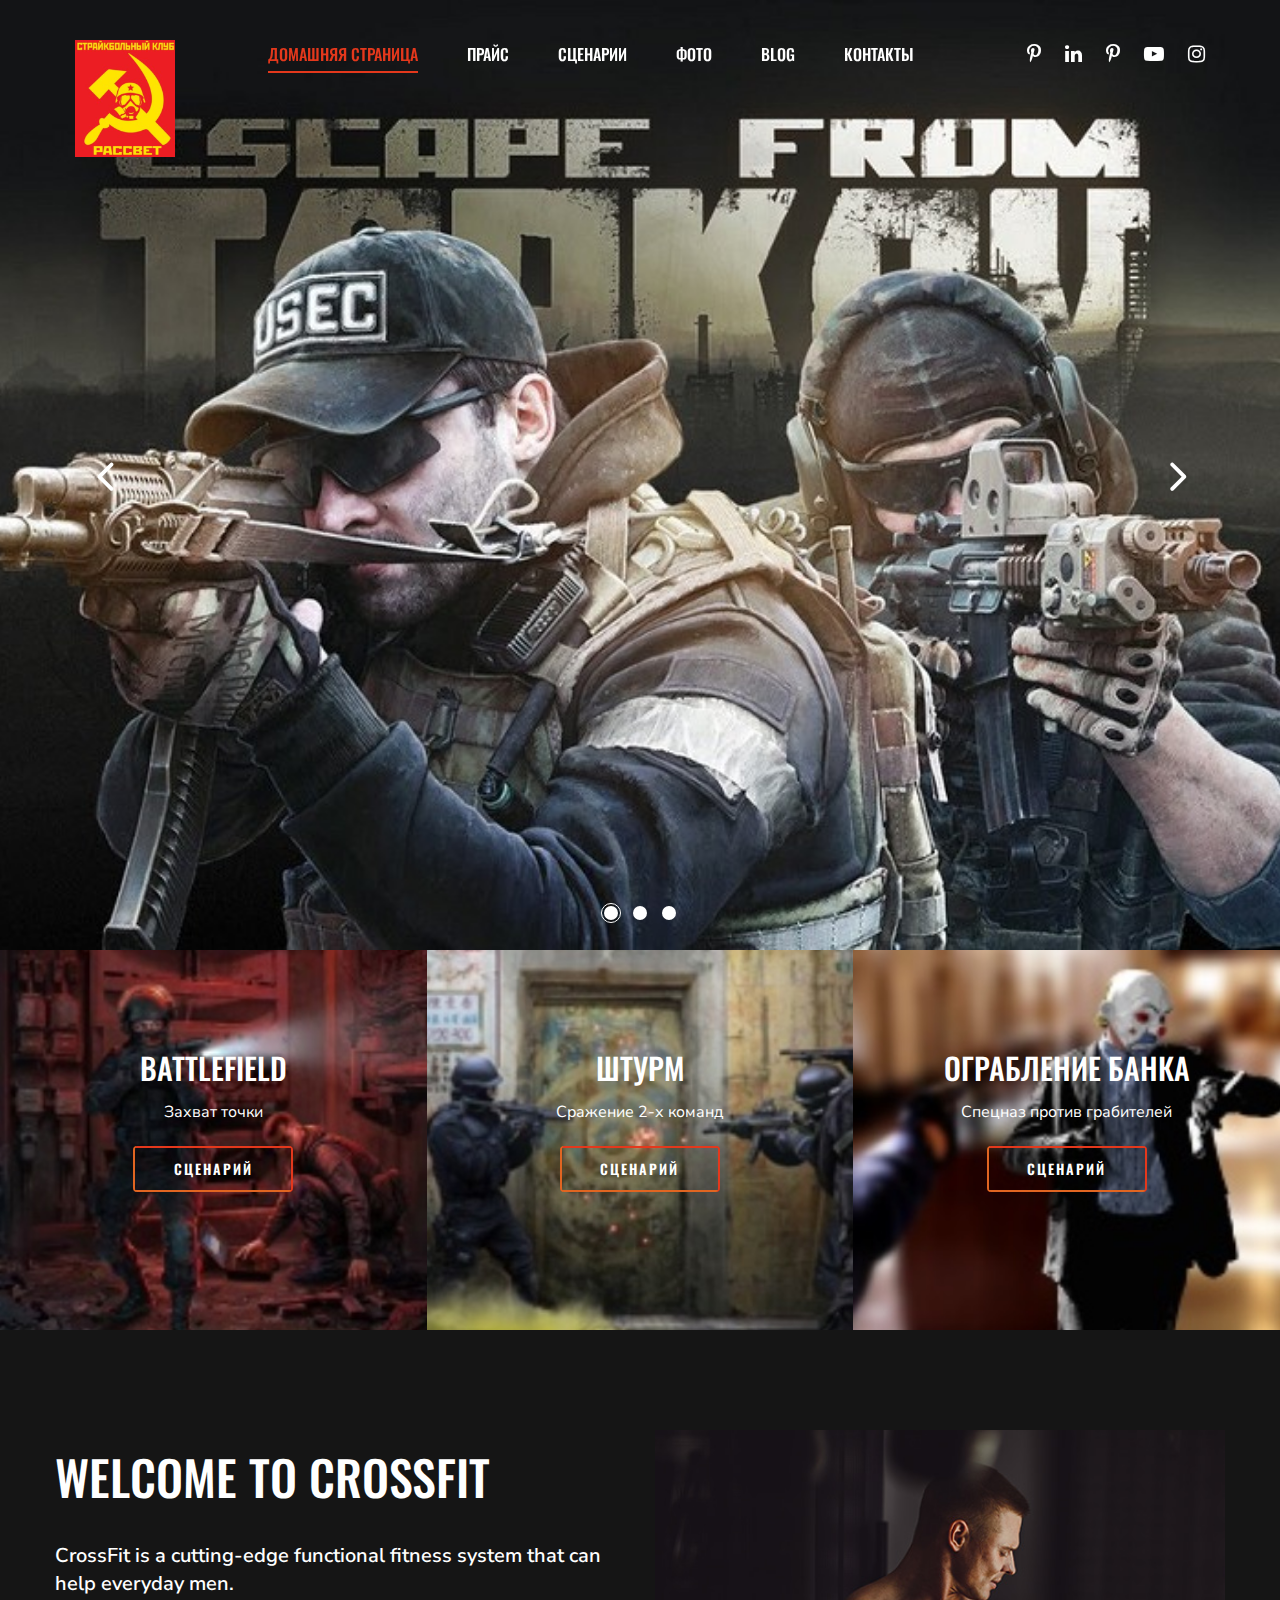
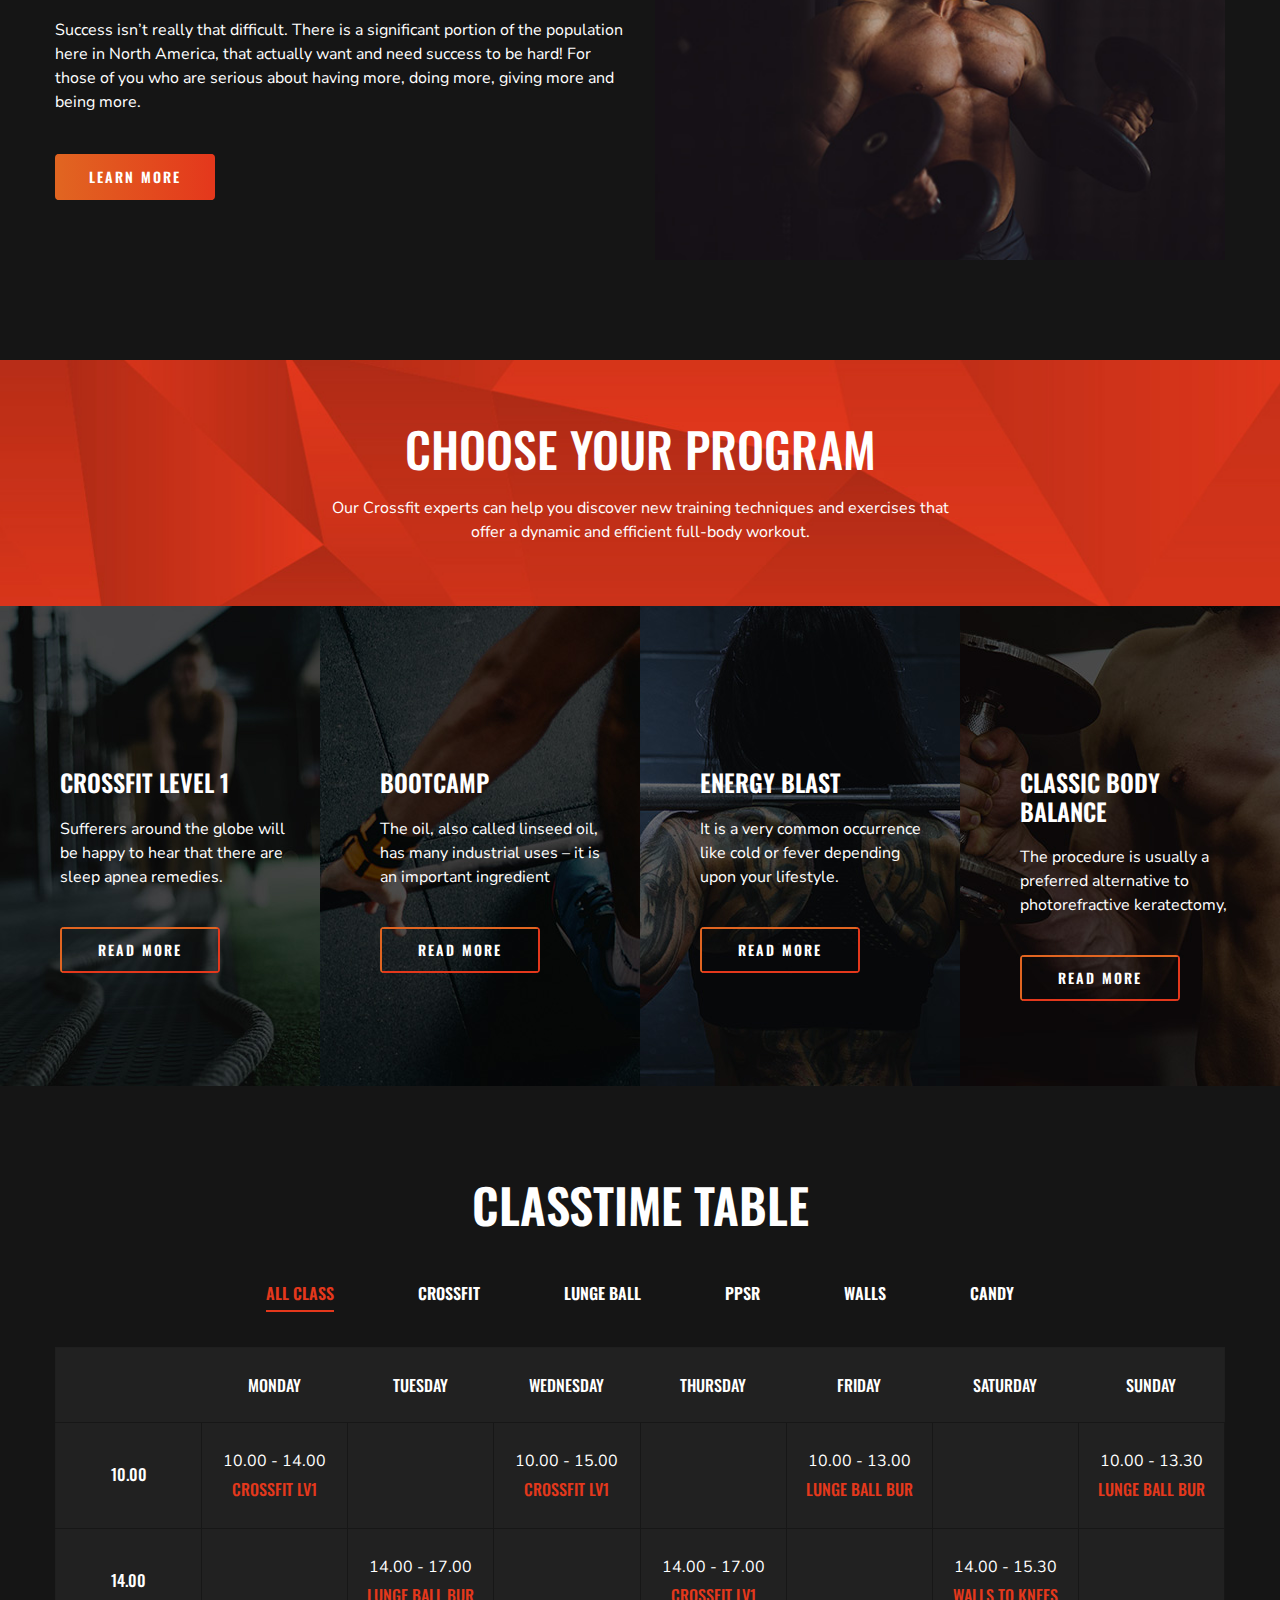
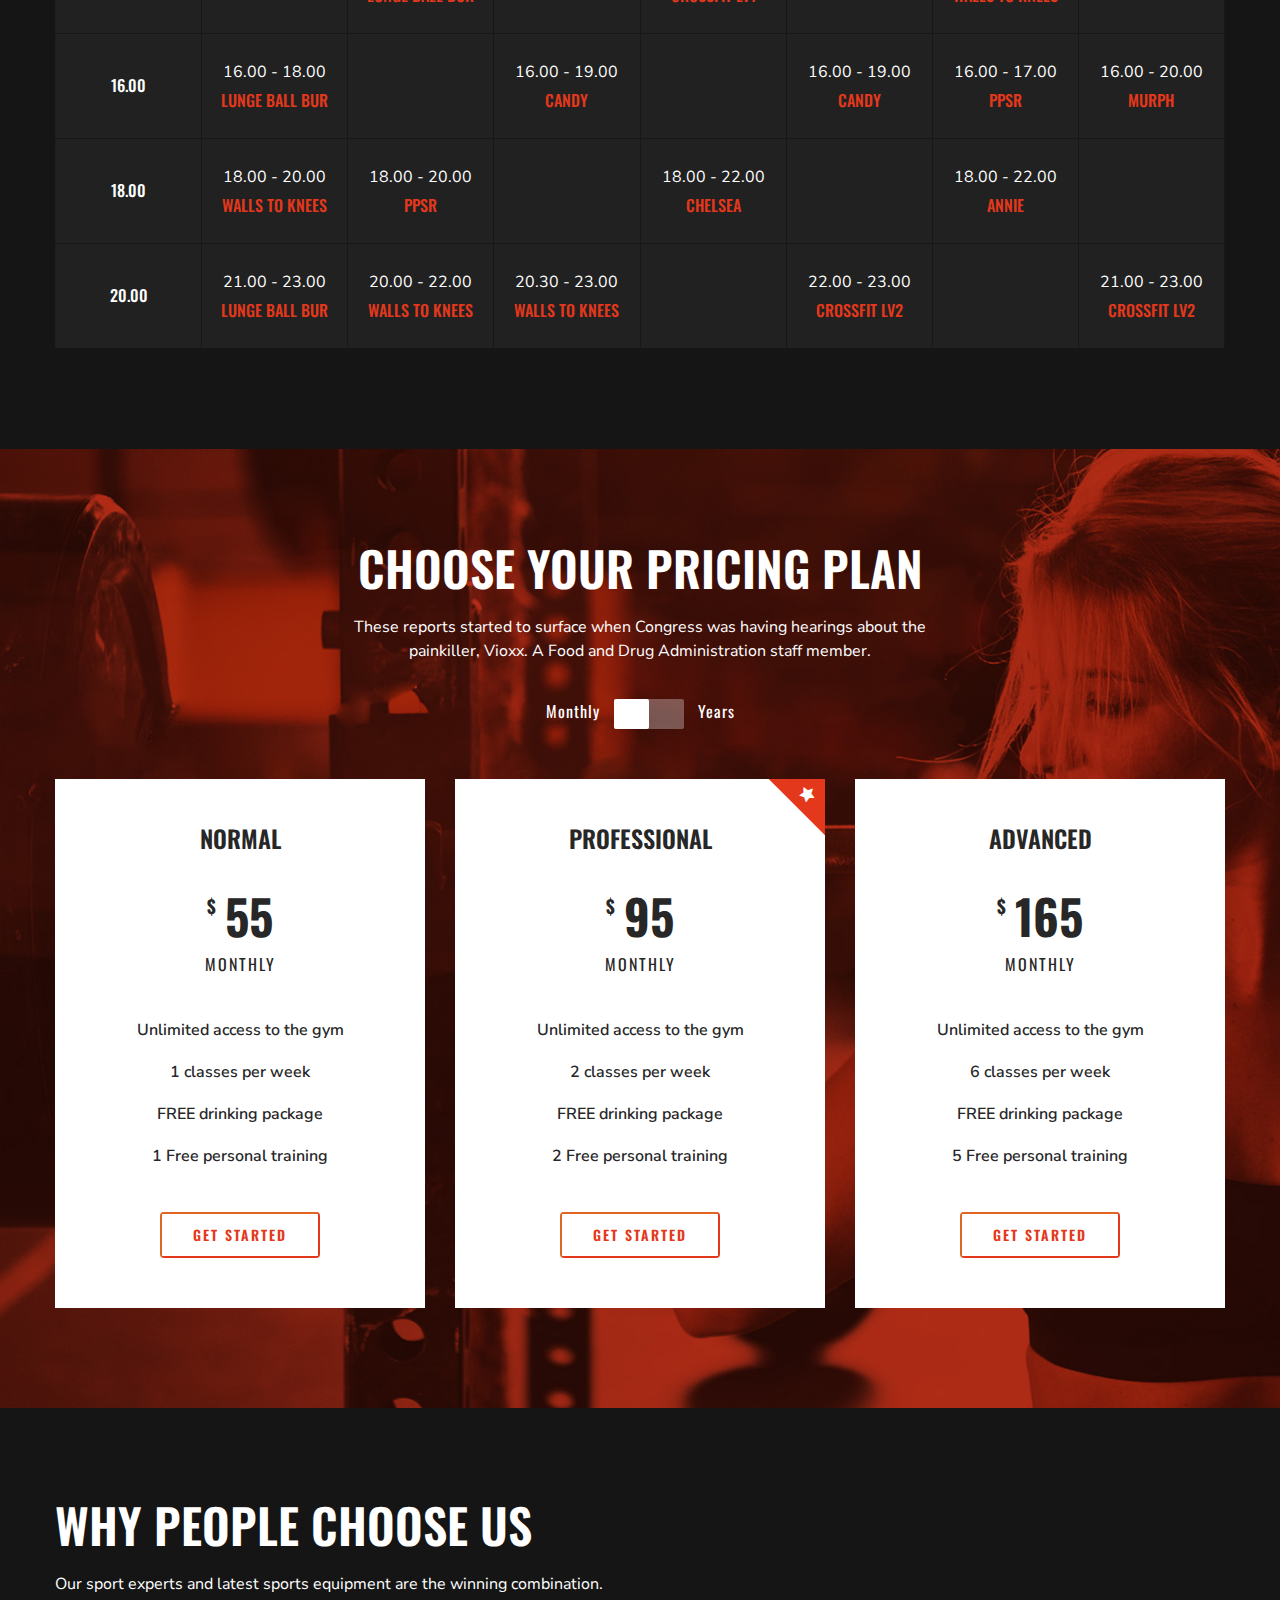
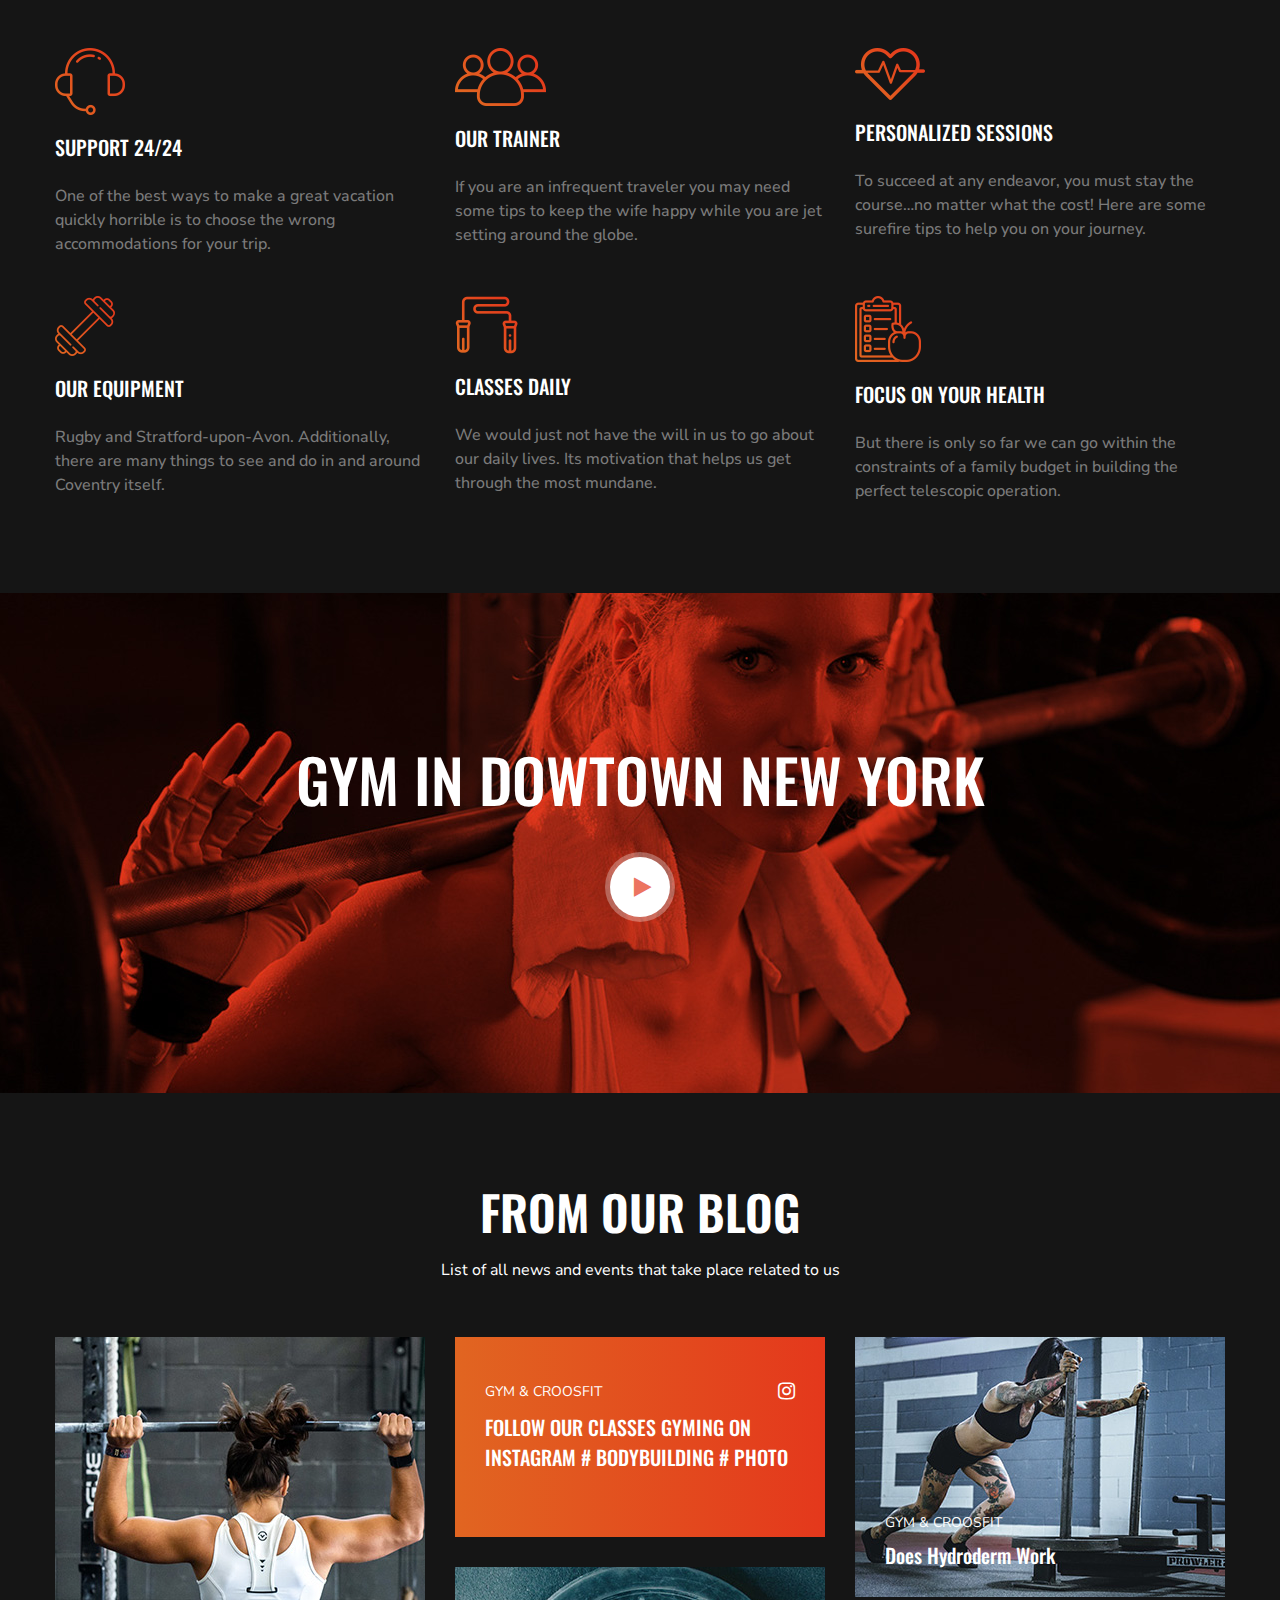
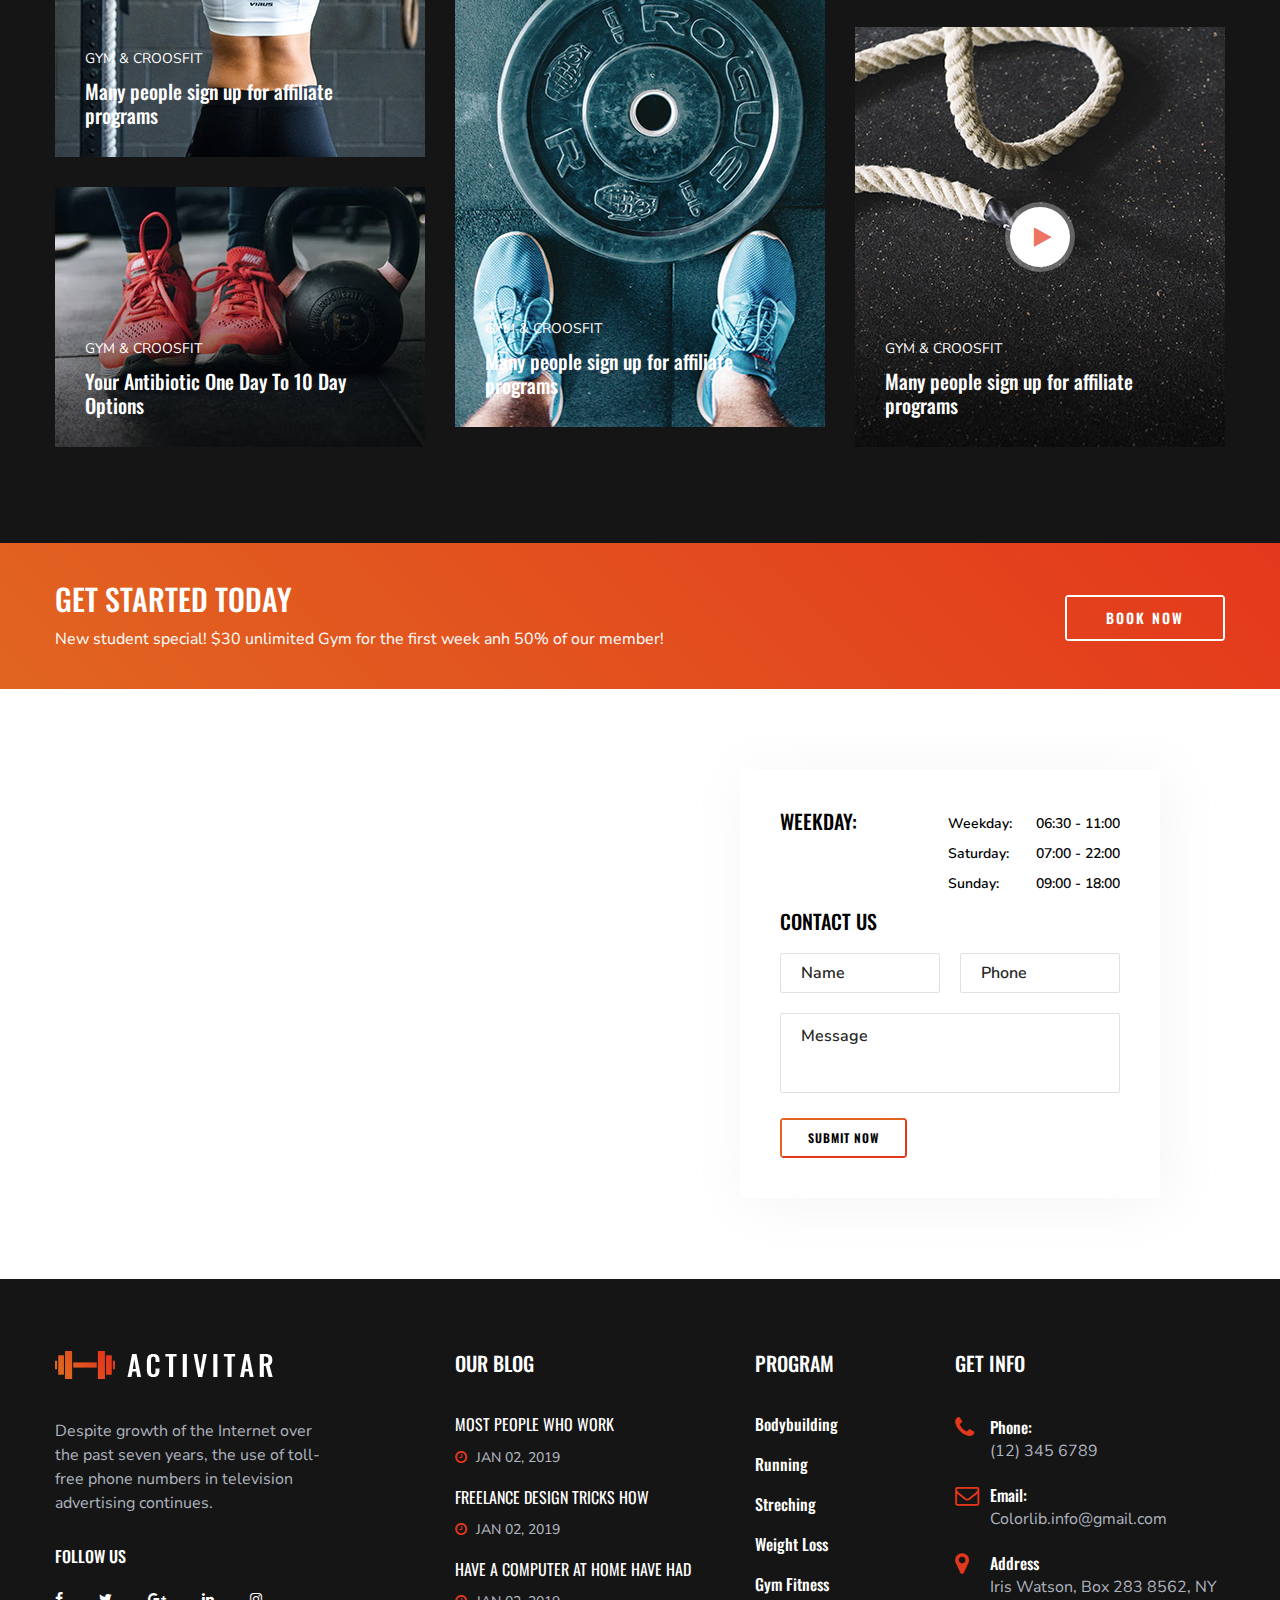
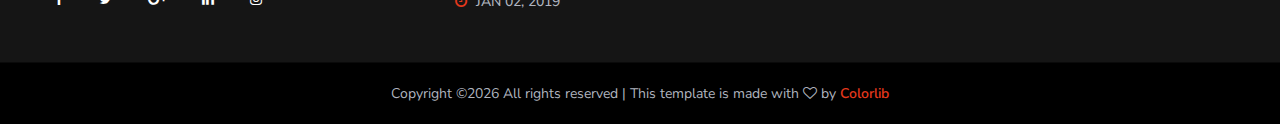
<file: index.html>
<!DOCTYPE html>
<html lang="ru">

<head>
    <meta charset="UTF-8">
    <meta name="description" content="Activitar Template">
    <meta name="keywords" content="Activitar, unica, creative, html">
    <meta name="viewport" content="width=device-width, initial-scale=1.0">
    <meta http-equiv="X-UA-Compatible" content="ie=edge">
    <title>Рассвет</title>

    <!-- Google Font -->
    <link href="https://fonts.googleapis.com/css?family=Nunito+Sans:400,600,700,800,900&display=swap" rel="stylesheet">
    <link href="https://fonts.googleapis.com/css?family=Oswald:300,400,500,600,700&display=swap" rel="stylesheet">

    <!-- Css Styles -->
    <link rel="stylesheet" href="css/bootstrap.min.css" type="text/css">
    <link rel="stylesheet" href="css/font-awesome.min.css" type="text/css">
    <link rel="stylesheet" href="css/elegant-icons.css" type="text/css">
    <link rel="stylesheet" href="css/nice-select.css" type="text/css">
    <link rel="stylesheet" href="css/owl.carousel.min.css" type="text/css">
    <link rel="stylesheet" href="css/magnific-popup.css" type="text/css">
    <link rel="stylesheet" href="css/slicknav.min.css" type="text/css">
    <link rel="stylesheet" href="css/style.css" type="text/css">
</head>

<body>
    <!-- Page Preloder -->
    <div id="preloder">
        <div class="loader"></div>
    </div>

    <!-- Header Section Begin -->
    <header class="header-section">
        <div class="container-fluid">
            <div class="logo">
                <a href="./index.html">
                    <img src="img/logoRassvet.png" alt="">
                </a>
            </div>
            <div class="top-social">
                <a href="#"><i class="fa fa-pinterest-p"></i></a>
                <a href="#"><i class="fa fa-linkedin"></i></a>
                <a href="#"><i class="fa fa-pinterest-p"></i></a>
                <a href="#"><i class="fa fa-youtube-play"></i></a>
                <a href="#"><i class="fa fa-instagram"></i></a>
            </div>
            <div class="container">
                <div class="nav-menu">
                    <nav class="mainmenu mobile-menu">
                        <ul>
                            <li class="active"><a href="./index.html">Домашняя страница</a></li>
                            <li><a href="./about-us.html">Прайс</a></li>
                            <li><a href="./schedule.html">Сценарии</a></li>
                            <li><a href="./gallery.html">Фото</a></li>
                            <li><a href="./blog.html">Blog</a>
                                <ul class="dropdown">
                                    <li><a href="./about-us.html">About Us</a></li>
                                    <li><a href="./blog-single.html">Blog Details</a></li>
                                </ul>
                            </li>
                            <li><a href="./contact.html">Контакты</a></li>
                        </ul>
                    </nav>
                </div>
            </div>
            <div id="mobile-menu-wrap"></div>
        </div>
    </header>
    <!-- Header End -->

    <!-- Hero Section Begin -->
    <section class="hero-section">
        <div class="hero-items owl-carousel">
            <div class="single-hero-item set-bg" data-setbg="img/hero-slider/logoTarkov.jpeg">
                <!-- <div class="container">
                    <div class="row">
                        <div class="col-lg-12">
                            <div class="hero-text">
                                <h2>Join Us Now</h2>
                                <h1>FITNESS & SPORT</h1>
                                <a href="#" class="primary-btn">Read More</a>
                            </div>
                        </div>
                    </div>
                </div> -->
            </div>
            <div class="single-hero-item set-bg" data-setbg="img/hero-slider/TopLogo2.jpg">
                <!-- <div class="container">
                    <div class="row">
                        <div class="col-lg-12">
                            <div class="hero-text">
                                <h2>Join Us Now</h2>
                                <h1>FITNESS & SPORT</h1>
                                <a href="#" class="primary-btn">Read More</a>
                            </div>
                        </div>
                    </div>
                </div> -->
            </div>
            <div class="single-hero-item set-bg" data-setbg="img/hero-slider/TopLogo3.jpg">
                <!-- <div class="container">
                    <div class="row">
                        <div class="col-lg-12">
                            <div class="hero-text">
                                <h2>Join Us Now</h2>
                                <h1>FITNESS & SPORT</h1>
                                <a href="#" class="primary-btn">Read More</a>
                            </div>
                        </div>
                    </div>
                </div> -->
            </div>
        </div>
    </section>
    <!-- Hero End -->

    <!-- Feature Section Begin -->
    <section class="feature-section">
        <div class="container-fluid">
            <div class="row">
                <div class="col-md-4">
                    <div class="feature-item set-bg" data-setbg="img/feature/Menu1.jpg">
                        <h3>Battlefield</h3>
                        <p>Захват точки</p>
                        <a href="#" class="primary-btn f-btn">Сценарий</a>
                    </div>
                </div>
                <div class="col-md-4">
                    <div class="feature-item set-bg" data-setbg="img/feature/Menu2.jpg">
                        <h3>Штурм</h3>
                        <p>Сражение 2-х команд</p>
                        <a href="#" class="primary-btn f-btn">Сценарий</a>
                    </div>
                </div>
                <div class="col-md-4">
                    <div class="feature-item set-bg" data-setbg="img/feature/Menu3.jpg">
                        <h3>Ограбление банка</h3>
                        <p>Спецназ против грабителей</p>
                        <a href="#" class="primary-btn f-btn">Сценарий</a>
                    </div>
                </div>
            </div>
        </div>
    </section>
    <!-- Feature Section End -->

    <!-- About Section Begin -->
    <section class="home-about spad">
        <div class="container">
            <div class="row">
                <div class="col-lg-6">
                    <div class="about-text">
                        <h2>WELCOME TO CROSSFIT</h2>
                        <p class="short-details">CrossFit is a cutting-edge functional fitness system that can help
                            everyday men.</p>
                        <p class="long-details">Success isn’t really that difficult. There is a significant portion of
                            the population here in North America, that actually want and need success to be hard! For
                            those of you who are serious about having more, doing more, giving more and being more.</p>
                        <a href="#" class="primary-btn about-btn">Learn More</a>
                    </div>
                </div>
                <div class="col-lg-6">
                    <div class="about-img">
                        <img src="img/home-about.jpg" alt="">
                    </div>
                </div>
            </div>
        </div>
    </section>
    <!-- About Section End -->

    <!-- Classes Section Begin -->
    <section class="classes-section">
        <div class="class-title set-bg" data-setbg="img/classes-title-bg.jpg">
            <div class="container">
                <div class="row">
                    <div class="col-lg-7 m-auto text-center">
                        <div class="section-title pl-lg-4 pr-lg-4 pl-0 pr-0">
                            <h2>Choose Your Program</h2>
                            <p>Our Crossfit experts can help you discover new training techniques and exercises that offer a dynamic and efficient full-body workout.</p>
                        </div>
                    </div>
                </div>
            </div>
        </div>
        <div class="container-fluid">
            <div class="row">
                <div class="col-lg-3 col-sm-6">
                    <div class="classes-item set-bg" data-setbg="img/classes/class-1.jpg">
                        <h4>Crossfit Level 1</h4>
                        <p>Sufferers around the globe will be happy to hear that there are sleep apnea remedies.</p>
                        <a href="#" class="primary-btn class-btn">Read More</a>
                    </div>
                </div>
                <div class="col-lg-3 col-sm-6">
                    <div class="classes-item set-bg" data-setbg="img/classes/class-2.jpg">
                        <h4>BootCamp</h4>
                        <p>The oil, also called linseed oil, has many industrial uses – it is an important ingredient
                        </p>
                        <a href="#" class="primary-btn class-btn">Read More</a>
                    </div>
                </div>
                <div class="col-lg-3 col-sm-6">
                    <div class="classes-item set-bg" data-setbg="img/classes/class-3.jpg">
                        <h4>Energy Blast</h4>
                        <p>It is a very common occurrence like cold or fever depending upon your lifestyle. </p>
                        <a href="#" class="primary-btn class-btn">Read More</a>
                    </div>
                </div>
                <div class="col-lg-3 col-sm-6">
                    <div class="classes-item set-bg" data-setbg="img/classes/class-4.jpg">
                        <h4>CLASSIC BODY BALANCE</h4>
                        <p>The procedure is usually a preferred alternative to photorefractive keratectomy,</p>
                        <a href="#" class="primary-btn class-btn">Read More</a>
                    </div>
                </div>
            </div>
        </div>
    </section>
    <!-- Classes Section End -->

    <!-- Class Time Section Begin -->
    <section class="classtime-section class-time-table spad">
        <div class="container">
            <div class="row">
                <div class="col-lg-12 text-center">
                    <div class="section-title">
                        <h2>Classtime Table</h2>
                    </div>
                </div>
            </div>
            <div class="row">
                <div class="col-lg-12">
                    <div class="timetable-controls">
                        <ul>
                            <li class="active" data-tsfilter="all">all class</li>
                            <li data-tsfilter="crossfit">crossfit</li>
                            <li data-tsfilter="lunge">lunge ball</li>
                            <li data-tsfilter="ppsr">ppsr</li>
                            <li data-tsfilter="walls">walls</li>
                            <li data-tsfilter="candy">candy</li>
                        </ul>
                    </div>
                </div>
            </div>
            <div class="classtime-table">
                <table>
                    <thead>
                        <tr>
                            <th></th>
                            <th>Monday</th>
                            <th>Tuesday</th>
                            <th>Wednesday</th>
                            <th>Thursday</th>
                            <th>Friday</th>
                            <th>Saturday</th>
                            <th>Sunday</th>
                        </tr>
                    </thead>
                    <tbody>
                        <tr>
                            <td class="workout-time">10.00</td>
                            <td class="hover-bg ts-item" data-tsmeta="crossfit">
                                <span>10.00 - 14.00</span>
                                <h6>Crossfit lv1</h6>
                            </td>
                            <td></td>
                            <td class="hover-bg ts-item" data-tsmeta="crossfit">
                                <span>10.00 - 15.00</span>
                                <h6>Crossfit lv1</h6>
                            </td>
                            <td></td>
                            <td class="hover-bg ts-item" data-tsmeta="lunge">
                                <span>10.00 - 13.00</span>
                                <h6>Lunge Ball Bur</h6>
                            </td>
                            <td></td>
                            <td class="hover-bg ts-item" data-tsmeta="lunge">
                                <span>10.00 - 13.30</span>
                                <h6>Lunge Ball Bur</h6>
                            </td>
                        </tr>
                        <tr>
                            <td class="workout-time">14.00</td>
                            <td></td>
                            <td class="hover-bg ts-item" data-tsmeta="lunge">
                                <span>14.00 - 17.00</span>
                                <h6>Lunge Ball Bur</h6>
                            </td>
                            <td></td>
                            <td class="hover-bg ts-item" data-tsmeta="crossfit">
                                <span>14.00 - 17.00</span>
                                <h6>Crossfit lv1</h6>
                            </td>
                            <td></td>
                            <td class="hover-bg ts-item" data-tsmeta="walls">
                                <span>14.00 - 15.30</span>
                                <h6>Walls to Knees</h6>
                            </td>
                            <td></td>
                        </tr>
                        <tr>
                            <td class="workout-time">16.00</td>
                            <td class="hover-bg ts-item" data-tsmeta="lunge">
                                <span>16.00 - 18.00</span>
                                <h6>Lunge Ball Bur</h6>
                            </td>
                            <td></td>
                            <td class="hover-bg ts-item" data-tsmeta="candy">
                                <span>16.00 - 19.00</span>
                                <h6>Candy</h6>
                            </td>
                            <td></td>
                            <td class="hover-bg ts-item" data-tsmeta="candy">
                                <span>16.00 - 19.00</span>
                                <h6>Candy</h6>
                            </td>
                            <td class="hover-bg ts-item" data-tsmeta="ppsr">
                                <span>16.00 - 17.00</span>
                                <h6>Ppsr</h6>
                            </td>
                            <td class="hover-bg ts-item" data-tsmeta="murph">
                                <span>16.00 - 20.00</span>
                                <h6>murph</h6>
                            </td>
                        </tr>
                        <tr>
                            <td class="workout-time">18.00</td>
                            <td class="hover-bg ts-item" data-tsmeta="walls">
                                <span>18.00 - 20.00</span>
                                <h6>Walls to Knees</h6>
                            </td>
                            <td class="hover-bg ts-item" data-tsmeta="ppsr">
                                <span>18.00 - 20.00</span>
                                <h6>ppsr</h6>
                            </td>
                            <td></td>
                            <td class="hover-bg ts-item" data-tsmeta="chelsea">
                                <span>18.00 - 22.00</span>
                                <h6>Chelsea</h6>
                            </td>
                            <td></td>
                            <td class="hover-bg ts-item" data-tsmeta="annie">
                                <span>18.00 - 22.00</span>
                                <h6>annie</h6>
                            </td>
                            <td></td>
                        </tr>
                        <tr>
                            <td class="workout-time">20.00</td>
                            <td class="hover-bg ts-item" data-tsmeta="lunge">
                                <span>21.00 - 23.00</span>
                                <h6>Lunge Ball Bur</h6>
                            </td>
                            <td class="hover-bg ts-item" data-tsmeta="walls">
                                <span>20.00 - 22.00</span>
                                <h6>Walls to Knees</h6>
                            </td>
                            <td class="hover-bg ts-item" data-tsmeta="walls">
                                <span>20.30 - 23.00</span>
                                <h6>Walls to Knees</h6>
                            </td>
                            <td></td>
                            <td class="hover-bg ts-item" data-tsmeta="crossfit">
                                <span>22.00 - 23.00</span>
                                <h6>Crossfit Lv2</h6>
                            </td>
                            <td></td>
                            <td class="hover-bg ts-item" data-tsmeta="crossfit">
                                <span>21.00 - 23.00</span>
                                <h6>Crossfit Lv2</h6>
                            </td>
                        </tr>
                    </tbody>
                </table>
            </div>
        </div>
    </section>
    <!-- Class Time Section End -->

    <!-- Price Plan Section Begin -->
    <section class="price-section spad set-bg" data-setbg="img/price-bg.jpg">
        <div class="container">
            <div class="row">
                <div class="col-lg-12">
                    <div class="section-title">
                        <h2>CHOOSE YOUR PRICING PLAN</h2>
                        <p>These reports started to surface when Congress was having hearings about the<br />
                            painkiller, Vioxx. A Food and Drug Administration staff member.</p>
                    </div>
                    <div class="toggle-option">
                        <ul>
                            <li>Monthly</li>
                            <li>
                                <label class="switch">
                                    <input type="checkbox" checked>
                                    <span class="slider"></span>
                                </label>
                            </li>
                            <li>Years</li>
                        </ul>
                    </div>
                </div>
            </div>
            <div class="row">
                <div class="col-lg-4">
                    <div class="single-price-plan">
                        <h4>Normal</h4>
                        <div class="price-plan">
                            <h2>55 <span>$</span></h2>
                            <p>Monthly</p>
                        </div>
                        <ul>
                            <li>Unlimited access to the gym</li>
                            <li>1 classes per week</li>
                            <li>FREE drinking package</li>
                            <li>1 Free personal training</li>
                        </ul>
                        <a href="#" class="primary-btn price-btn">Get Started</a>
                    </div>
                </div>
                <div class="col-lg-4">
                    <div class="single-price-plan">
                        <h4>Professional</h4>
                        <div class="price-plan">
                            <h2>95 <span>$</span></h2>
                            <p>Monthly</p>
                        </div>
                        <ul>
                            <li>Unlimited access to the gym</li>
                            <li>2 classes per week</li>
                            <li>FREE drinking package</li>
                            <li>2 Free personal training</li>
                        </ul>
                        <a href="#" class="primary-btn price-btn">Get Started</a>
                        <div class="tic-text">
                            <i class="fa fa-star"></i>
                        </div>
                    </div>
                </div>
                <div class="col-lg-4">
                    <div class="single-price-plan">
                        <h4>Advanced</h4>
                        <div class="price-plan">
                            <h2>165 <span>$</span></h2>
                            <p>Monthly</p>
                        </div>
                        <ul>
                            <li>Unlimited access to the gym</li>
                            <li>6 classes per week</li>
                            <li>FREE drinking package</li>
                            <li>5 Free personal training</li>
                        </ul>
                        <a href="#" class="primary-btn price-btn">Get Started</a>
                    </div>
                </div>
            </div>
        </div>
    </section>
    <!-- Price Plan Section End -->

    <!-- Choseus Section Begin -->
    <section class="chooseus-section spad">
        <div class="container">
            <div class="row">
                <div class="col-lg-12">
                    <div class="section-title">
                        <h2>Why People Choose Us</h2>
                        <p>Our sport experts and latest sports equipment are the winning combination.</p>
                    </div>
                </div>
            </div>
            <div class="row">
                <div class="col-lg-4 col-sm-6">
                    <div class="choose-item">
                        <img src="img/icons/chose-icon-1.png" alt="">
                        <h5>Support 24/24</h5>
                        <p>One of the best ways to make a great vacation quickly horrible is to choose the wrong
                            accommodations for your trip. </p>
                    </div>
                </div>
                <div class="col-lg-4 col-sm-6">
                    <div class="choose-item">
                        <img src="img/icons/chose-icon-2.png" alt="">
                        <h5>Our trainer</h5>
                        <p>If you are an infrequent traveler you may need some tips to keep the wife happy while you are
                            jet setting around the globe.</p>
                    </div>
                </div>
                <div class="col-lg-4 col-sm-6">
                    <div class="choose-item">
                        <img src="img/icons/chose-icon-3.png" alt="">
                        <h5>Personalized sessions</h5>
                        <p>To succeed at any endeavor, you must stay the course…no matter what the cost! Here are some
                            surefire tips to help you on your journey.</p>
                    </div>
                </div>
                <div class="col-lg-4 col-sm-6">
                    <div class="choose-item">
                        <img src="img/icons/chose-icon-4.png" alt="">
                        <h5>Our equipment</h5>
                        <p>Rugby and Stratford-upon-Avon. Additionally, there are many things to see and do in and
                            around Coventry itself.</p>
                    </div>
                </div>
                <div class="col-lg-4 col-sm-6">
                    <div class="choose-item">
                        <img src="img/icons/chose-icon-5.png" alt="">
                        <h5>Classes daily</h5>
                        <p>We would just not have the will in us to go about our daily lives. Its motivation that helps
                            us get through the most mundane.</p>
                    </div>
                </div>
                <div class="col-lg-4 col-sm-6">
                    <div class="choose-item">
                        <img src="img/icons/chose-icon-6.png" alt="">
                        <h5>Focus on your health</h5>
                        <p>But there is only so far we can go within the constraints of a family budget in building the
                            perfect telescopic operation.</p>
                    </div>
                </div>
            </div>
        </div>
    </section>
    <!-- Choseus Section End -->

    <!-- Video Section Begin -->
    <section class="video-section set-bg" data-setbg="img/video-bg.jpg">
        <div class="container">
            <div class="row">
                <div class="col-lg-12">
                    <div class="video-text">
                        <h2>Gym In Dowtown New York</h2>
                        <a href="https://www.youtube.com/watch?v=X_9VoqR5ojM" class="play-btn video-popup">
                            <i class="fa fa-play"></i>
                        </a>
                    </div>
                </div>
            </div>
        </div>
    </section>
    <!-- Video Section End -->

    <!-- Blog Section Begin -->
    <section class="blog-section spad">
        <div class="container">
            <div class="row">
                <div class="col-lg-12 text-center">
                    <div class="section-title">
                        <h2>From Our Blog</h2>
                        <p>List of all news and events that take place related to us</p>
                    </div>
                </div>
            </div>
            <div class="row blog-gird">
                <div class="grid-sizer"></div>
                <div class="col-lg-4 col-md-6 grid-item">
                    <div class="blog-item large-item set-bg" data-setbg="img/blog/blog-1.jpg">
                        <a href="#" class="blog-text">
                            <div class="categories">Gym & Croosfit</div>
                            <h5>Many people sign up for affiliate programs</h5>
                        </a>
                    </div>
                </div>
                <div class="col-lg-4 col-md-6 grid-item">
                    <div class="blog-item instagram-item">
                        <a href="#" class="instagram-text">
                            <div class="categories">Gym & Croosfit <i class="fa fa-instagram"></i></div>
                            <h5>Follow Our Classes Gyming on Instagram # BodyBuilding # photo</h5>
                        </a>
                    </div>
                </div>
                <div class="col-lg-4 col-md-6 grid-item">
                    <div class="blog-item small-item set-bg" data-setbg="img/blog/blog-2.jpg">
                        <a href="#" class="blog-text">
                            <div class="categories">Gym & Croosfit</div>
                            <h5>Does Hydroderm Work</h5>
                        </a>
                    </div>
                </div>
                <div class="col-lg-4 col-md-6 grid-item">
                    <div class="blog-item large-item xls-large set-bg" data-setbg="img/blog/blog-3.jpg">
                        <a href="#" class="blog-text">
                            <div class="categories">Gym & Croosfit</div>
                            <h5>Many people sign up for affiliate programs</h5>
                        </a>
                    </div>
                </div>
                <div class="col-lg-4 col-md-6 grid-item">
                    <div class="blog-item large-item set-bg" data-setbg="img/blog/blog-4.jpg">
                        <a href="#" class="blog-text">
                            <div class="categories">Gym & Croosfit</div>
                            <h5>Many people sign up for affiliate programs</h5>
                        </a>
                        <div class="play-btn">
                            <a href="https://www.youtube.com/watch?v=X_9VoqR5ojM" class="play-in-btn video-popup">
                                <i class="fa fa-play"></i>
                            </a>
                        </div>
                    </div>
                </div>
                <div class="col-lg-4 col-md-6 grid-item">
                    <div class="blog-item small-item set-bg" data-setbg="img/blog/blog-5.jpg">
                        <a href="#" class="blog-text">
                            <div class="categories">Gym & Croosfit</div>
                            <h5>Your Antibiotic One Day To 10 Day Options</h5>
                        </a>
                    </div>
                </div>
            </div>
        </div>
    </section>
    <!-- Blog Section End -->

    <!-- Cta Section Begin -->
    <section class="cta-section">
        <div class="container">
            <div class="row">
                <div class="col-lg-12">
                    <div class="cta-text">
                        <h3>GeT Started Today</h3>
                        <p>New student special! $30 unlimited Gym for the first week anh 50% of our member!</p>
                    </div>
                    <a href="#" class="primary-btn cta-btn">book now</a>
                </div>
            </div>
        </div>
    </section>
    <!-- Cta Section End -->

    <!-- Map Section Begin -->
    <div class="map">
        <iframe
            src="https://www.google.com/maps/embed?pb=!1m10!1m8!1m3!1d188618.51311104256!2d-71.236572!3d42.381647!3m2!1i1024!2i768!4f13.1!5e0!3m2!1sen!2sbd!4v1576756626784!5m2!1sen!2sbd" height="590" style="border: 0" allowfullscreen=""></iframe>
        <div class="map-contact-detalis">
            <div class="open-time">
                <h5>Weekday:</h5>
                <ul>
                    <li>Weekday: <span>06:30 - 11:00</span></li>
                    <li>Saturday: <span>07:00 - 22:00</span></li>
                    <li>Sunday: <span>09:00 - 18:00</span></li>
                </ul>
            </div>
            <div class="map-contact-form">
                <h5>Contact Us</h5>
                <form action="#">
                    <input type="text" placeholder="Name">
                    <input type="text" class="phone" placeholder="Phone">
                    <textarea placeholder="Message"></textarea>
                    <button type="submit" class="site-btn">Submit Now</button>
                </form>
            </div>
        </div>
    </div>
    <!-- Map Section End -->

    <!-- Footer Section Begin -->
    <footer class="footer-section">
        <div class="container">
            <div class="row">
                <div class="col-lg-3">
                    <div class="footer-logo-item">
                        <div class="f-logo">
                            <a href="#"><img src="img/logo.png" alt=""></a>
                        </div>
                        <p>Despite growth of the Internet over the past seven years, the use of toll-free phone numbers
                            in television advertising continues.</p>
                        <div class="social-links">
                            <h6>Follow us</h6>
                            <a href="#"><i class="fa fa-facebook"></i></a>
                            <a href="#"><i class="fa fa-twitter"></i></a>
                            <a href="#"><i class="fa fa-google-plus"></i></a>
                            <a href="#"><i class="fa fa-linkedin"></i></a>
                            <a href="#"><i class="fa fa-instagram"></i></a>
                        </div>
                    </div>
                </div>
                <div class="col-lg-3 offset-lg-1">
                    <div class="footer-widget">
                        <h5>Our Blog</h5>
                        <div class="footer-blog">
                            <a href="#" class="fb-item">
                                <h6>Most people who work</h6>
                                <span class="blog-time"><i class="fa fa-clock-o"></i> Jan 02, 2019</span>
                            </a>
                            <a href="#" class="fb-item">
                                <h6>Freelance Design Tricks How </h6>
                                <span class="blog-time"><i class="fa fa-clock-o"></i> Jan 02, 2019</span>
                            </a>
                            <a href="#" class="fb-item">
                                <h6>have a computer at home have had </h6>
                                <span class="blog-time"><i class="fa fa-clock-o"></i> Jan 02, 2019</span>
                            </a>
                        </div>
                    </div>
                </div>
                <div class="col-lg-2">
                    <div class="footer-widget">
                        <h5>Program</h5>
                        <ul class="workout-program">
                            <li><a href="#">Bodybuilding</a></li>
                            <li><a href="#">Running</a></li>
                            <li><a href="#">Streching</a></li>
                            <li><a href="#">Weight Loss</a></li>
                            <li><a href="#">Gym Fitness</a></li>
                        </ul>
                    </div>
                </div>
                <div class="col-lg-3">
                    <div class="footer-widget">
                        <h5>Get Info</h5>
                        <ul class="footer-info">
                            <li>
                                <i class="fa fa-phone"></i>
                                <span>Phone:</span>
                                (12) 345 6789
                            </li>
                            <li>
                                <i class="fa fa-envelope-o"></i>
                                <span>Email:</span>
                                Colorlib.info@gmail.com
                            </li>
                            <li>
                                <i class="fa fa-map-marker"></i>
                                <span>Address</span>
                                Iris Watson, Box 283 8562, NY
                            </li>
                        </ul>
                    </div>
                </div>
            </div>
        </div>
        <div class="copyright-text">
            <div class="container">
                <div class="row">
                    <div class="col-lg-12 text-center">
                        <div class="ct-inside"><!-- Link back to Colorlib can't be removed. Template is licensed under CC BY 3.0. -->
Copyright &copy;<script>document.write(new Date().getFullYear());</script> All rights reserved | This template is made with <i class="fa fa-heart-o" aria-hidden="true"></i> by <a href="https://colorlib.com" target="_blank">Colorlib</a>
<!-- Link back to Colorlib can't be removed. Template is licensed under CC BY 3.0. --> </div>
                    </div>
                </div>
            </div>
        </div>
    </footer>
    <!-- Footer Section End -->

    <!-- Js Plugins -->
    <script src="js/jquery-3.3.1.min.js"></script>
    <script src="js/bootstrap.min.js"></script>
    <script src="js/jquery.magnific-popup.min.js"></script>
    <script src="js/mixitup.min.js"></script>
    <script src="js/jquery.nice-select.min.js"></script>
    <script src="js/jquery.slicknav.js"></script>
    <script src="js/owl.carousel.min.js"></script>
    <script src="js/masonry.pkgd.min.js"></script>
    <script src="js/main.js"></script>
</body>

</html>
</file>
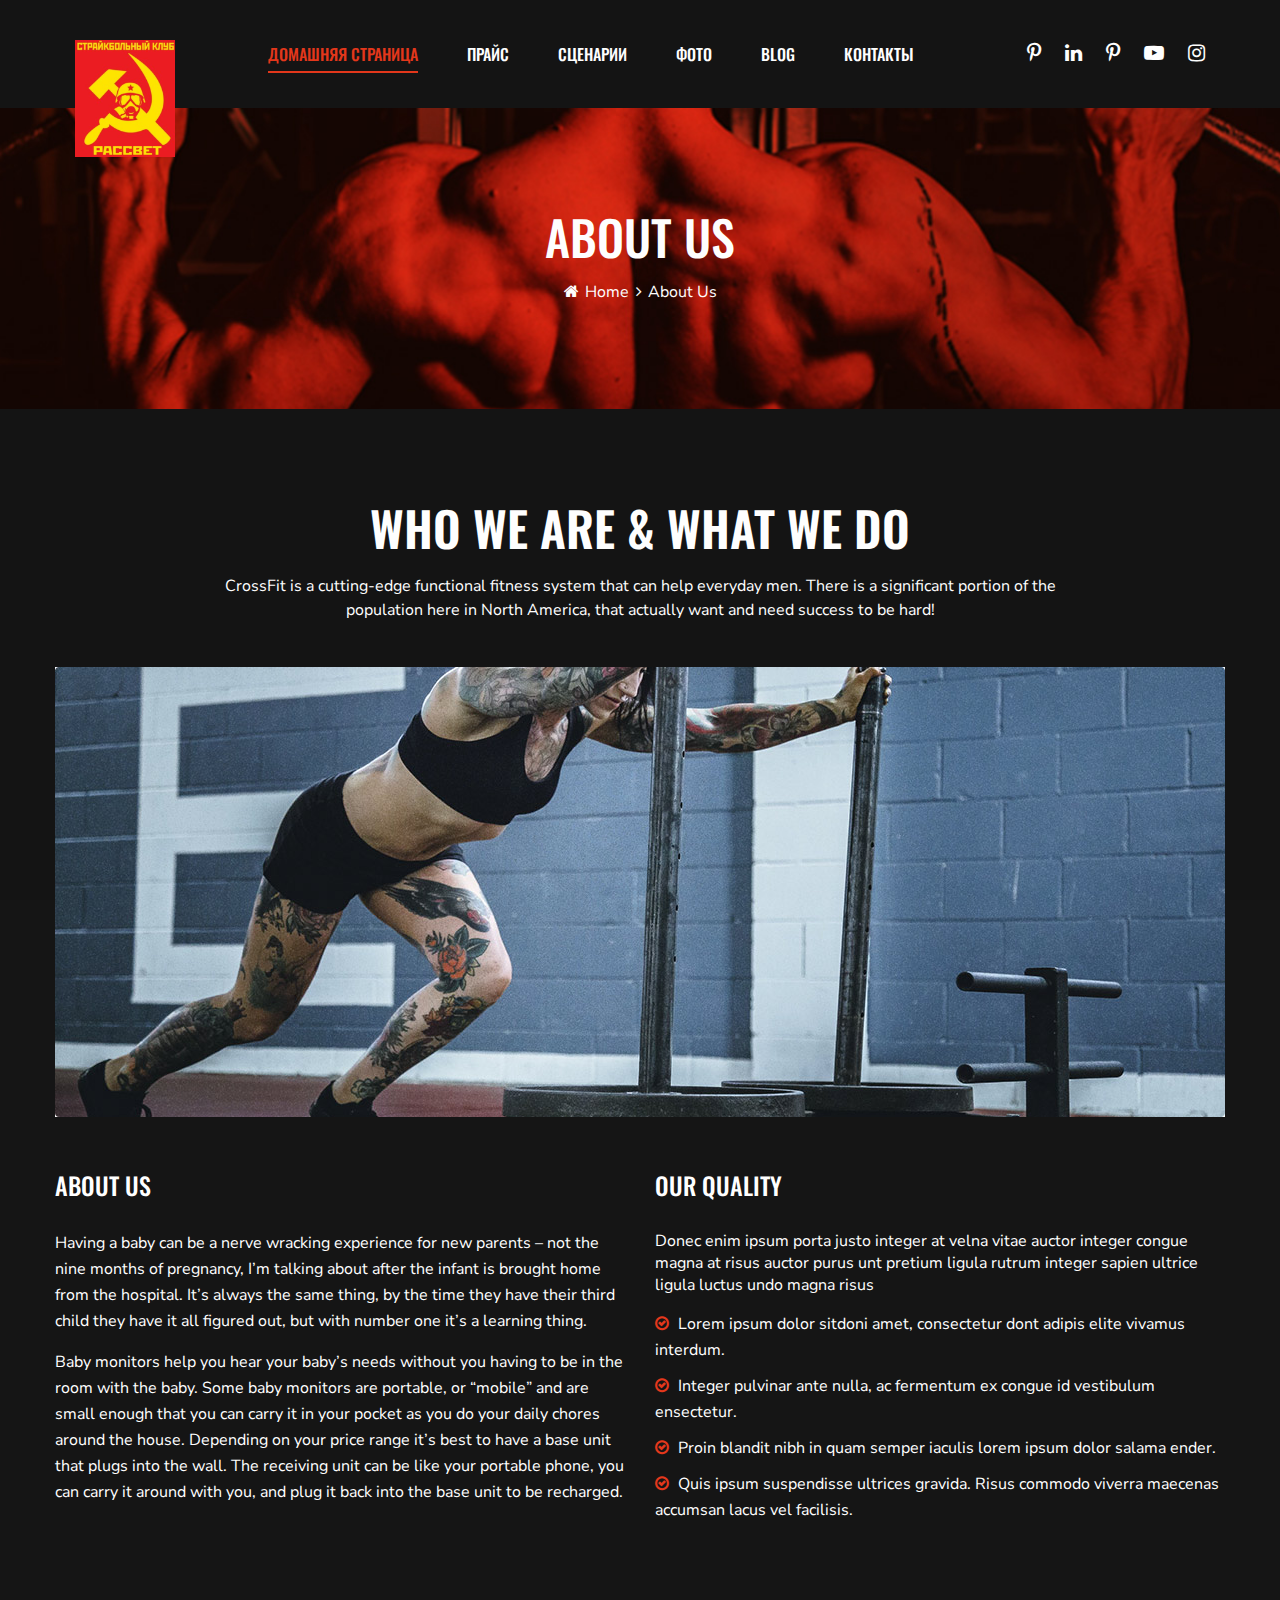
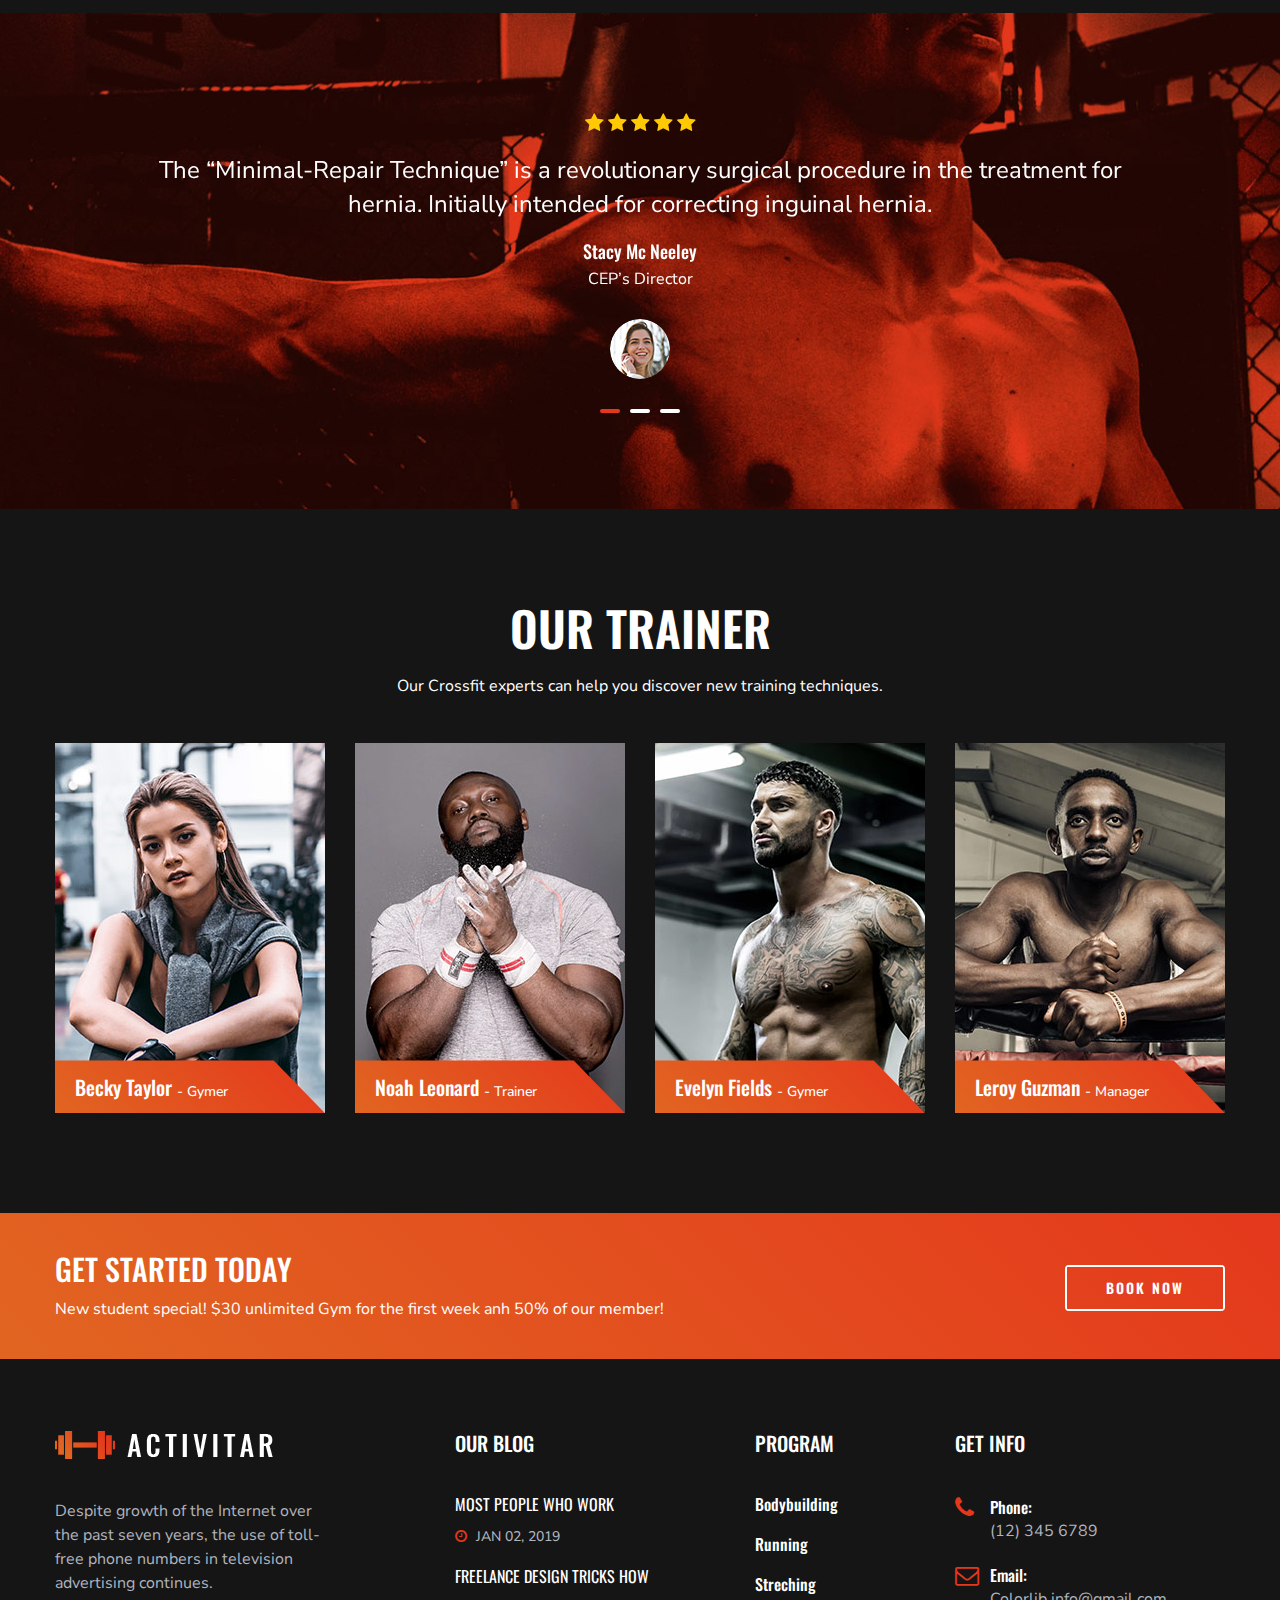
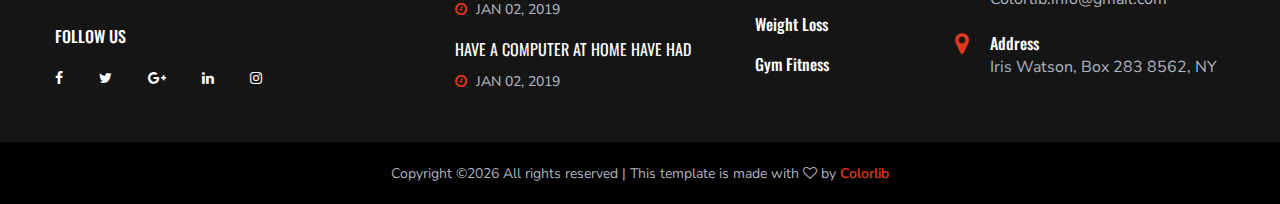
<file: about-us.html>
<!DOCTYPE html>
<html lang="zxx">

<head>
    <meta charset="UTF-8">
    <meta name="description" content="Activitar Template">
    <meta name="keywords" content="Activitar, unica, creative, html">
    <meta name="viewport" content="width=device-width, initial-scale=1.0">
    <meta http-equiv="X-UA-Compatible" content="ie=edge">
    <title>Activitar | Template</title>

    <!-- Google Font -->
    <link href="https://fonts.googleapis.com/css?family=Nunito+Sans:400,600,700,800,900&display=swap" rel="stylesheet">
    <link href="https://fonts.googleapis.com/css?family=Oswald:300,400,500,600,700&display=swap" rel="stylesheet">

    <!-- Css Styles -->
    <link rel="stylesheet" href="css/bootstrap.min.css" type="text/css">
    <link rel="stylesheet" href="css/font-awesome.min.css" type="text/css">
    <link rel="stylesheet" href="css/elegant-icons.css" type="text/css">
    <link rel="stylesheet" href="css/nice-select.css" type="text/css">
    <link rel="stylesheet" href="css/owl.carousel.min.css" type="text/css">
    <link rel="stylesheet" href="css/magnific-popup.css" type="text/css">
    <link rel="stylesheet" href="css/slicknav.min.css" type="text/css">
    <link rel="stylesheet" href="css/style.css" type="text/css">
</head>

<body>
    <!-- Page Preloder -->
    <div id="preloder">
        <div class="loader"></div>
    </div>

    <!-- Header Section Begin -->
    <header class="header-section header-normal">
        <div class="container-fluid">
            <div class="logo">
                <a href="./index.html">
                    <img src="img/logoRassvet.png" alt="">
                </a>
            </div>
            <div class="top-social">
                <a href="#"><i class="fa fa-pinterest-p"></i></a>
                <a href="#"><i class="fa fa-linkedin"></i></a>
                <a href="#"><i class="fa fa-pinterest-p"></i></a>
                <a href="#"><i class="fa fa-youtube-play"></i></a>
                <a href="#"><i class="fa fa-instagram"></i></a>
            </div>
            <div class="container">
                <div class="nav-menu">
                    <nav class="mainmenu mobile-menu">
                        <ul>
                            <li class="active"><a href="./index.html">Домашняя страница</a></li>
                            <li><a href="./about-us.html">Прайс</a></li>
                            <li><a href="./schedule.html">Сценарии</a></li>
                            <li><a href="./gallery.html">Фото</a></li>
                            <li><a href="./blog.html">Blog</a>
                                <ul class="dropdown">
                                    <li><a href="./about-us.html">About Us</a></li>
                                    <li><a href="./blog-single.html">Blog Details</a></li>
                                </ul>
                            </li>
                            <li><a href="./contact.html">Контакты</a></li>
                        </ul>
                    </nav>
                </div>
            </div>
            <div id="mobile-menu-wrap"></div>
        </div>
    </header>
    <!-- Header End -->

    <!-- Breadcrumb Section Begin -->
    <section class="breadcrumb-section set-bg spad" data-setbg="img/about-bread.jpg">
        <div class="container">
            <div class="row">
                <div class="col-lg-12">
                    <div class="breadcrumb-text">
                        <h2>About Us</h2>
                        <div class="breadcrumb-controls">
                            <a href="#"><i class="fa fa-home"></i> Home</a>
                            <span>About Us</span>
                        </div>
                    </div>
                </div>
            </div>
        </div>
    </section>
    <!-- Breadcrumb End -->

    <!-- Aboutus Section Begin -->
    <section class="aboutus-section spad">
        <div class="container">
            <div class="aboutus-page-text">
                    <div class="row">
                        <div class="col-xl-9 col-lg-10 m-auto">
                        <div class="section-title">
                            <h2>Who we Are & What We Do</h2>
                            <p>CrossFit is a cutting-edge functional fitness system that can help everyday men. There is
                                a significant portion of the population here in North America, that actually want
                                and need success to be hard!</p>
                        </div>
                    </div>
                </div>
                <img src="img/about-us.jpg" alt="">
                <div class="row">
                    <div class="col-lg-6">
                        <div class="about-us">
                            <h4>ABOUT US</h4>
                            <p>Having a baby can be a nerve wracking experience for new parents – not the nine
                                months of pregnancy, I’m talking about after the infant is brought home from the
                                hospital. It’s always the same thing, by the time they have their third child
                                they have it all figured out, but with number one it’s a learning thing.</p>
                            <p>Baby monitors help you hear your baby’s needs without you having to be in the
                                room with the baby. Some baby monitors are portable, or “mobile” and are small
                                enough that you can carry it in your pocket as you do your daily chores around
                                the house. Depending on your price range it’s best to have a base unit that
                                plugs into the wall. The receiving unit can be like your portable phone, you can
                                carry it around with you, and plug it back into the base unit to be recharged.
                            </p>
                        </div>
                    </div>
                    <div class="col-lg-6">
                        <div class="about-quality">
                            <h4>OUR QUALITY</h4>
                            <p>Donec enim ipsum porta justo integer at velna vitae auctor integer congue magna
                                at risus auctor purus unt pretium ligula rutrum integer sapien ultrice ligula
                                luctus undo magna risus </p>
                            <ul>
                                <li><i class="fa fa-check-circle-o"></i>Lorem ipsum dolor sitdoni amet,
                                    consectetur dont adipis elite vivamus interdum.</li>
                                <li><i class="fa fa-check-circle-o"></i>Integer pulvinar ante nulla, ac
                                    fermentum ex congue id vestibulum ensectetur.</li>
                                <li><i class="fa fa-check-circle-o"></i>Proin blandit nibh in quam semper
                                    iaculis lorem ipsum dolor salama ender.</li>
                                <li><i class="fa fa-check-circle-o"></i>Quis ipsum suspendisse ultrices gravida.
                                    Risus commodo viverra maecenas accumsan lacus vel facilisis. </li>
                            </ul>
                        </div>
                    </div>
                </div>
            </div>
        </div>
    </section>
    <!-- Aboutus Section End -->

    <!-- Testimonial Section End -->
    <section class="testimonial-section set-bg spad" data-setbg="img/testimonial-bg.jpg">
        <div class="container">
            <div class="row">
                <div class="col-lg-10 offset-lg-1">
                    <div class="testimonial-slider owl-carousel">
                        <div class="ts-item">
                            <div class="rating">
                                <i class="fa fa-star"></i>
                                <i class="fa fa-star"></i>
                                <i class="fa fa-star"></i>
                                <i class="fa fa-star"></i>
                                <i class="fa fa-star"></i>
                            </div>
                            <h4>The “Minimal-Repair Technique” is a revolutionary surgical procedure in the treatment
                                for hernia. Initially intended for correcting inguinal hernia.</h4>
                            <div class="author-name">
                                <h5>Stacy Mc Neeley</h5>
                                <span>CEP’s Director</span>
                            </div>
                            <div class="author-pic">
                                <img src="img/author-pic.png" alt="">
                            </div>
                        </div>
                        <div class="ts-item">
                            <div class="rating">
                                <i class="fa fa-star"></i>
                                <i class="fa fa-star"></i>
                                <i class="fa fa-star"></i>
                                <i class="fa fa-star"></i>
                                <i class="fa fa-star"></i>
                            </div>
                            <h4>The “Minimal-Repair Technique” is a revolutionary surgical procedure in the treatment
                                for hernia. Initially intended for correcting inguinal hernia.</h4>
                            <div class="author-name">
                                <h5>Stacy Mc Neelek</h5>
                                <span>CEP’s Director</span>
                            </div>
                            <div class="author-pic">
                                <img src="img/author-pic.png" alt="">
                            </div>
                        </div>
                        <div class="ts-item">
                            <div class="rating">
                                <i class="fa fa-star"></i>
                                <i class="fa fa-star"></i>
                                <i class="fa fa-star"></i>
                                <i class="fa fa-star"></i>
                                <i class="fa fa-star"></i>
                            </div>
                            <h4>The “Minimal-Repair Technique” is a revolutionary surgical procedure in the treatment
                                for hernia. Initially intended for correcting inguinal hernia.</h4>
                            <div class="author-name">
                                <h5>Stacy Mc Neelel</h5>
                                <span>CEP’s Director</span>
                            </div>
                            <div class="author-pic">
                                <img src="img/author-pic.png" alt="">
                            </div>
                        </div>
                    </div>
                </div>
            </div>
        </div>
    </section>
    <!-- Testimonial Section End -->

    <!-- Trainer Section Begin -->
    <section class="trainer-section spad">
        <div class="container">
            <div class="row">
                <div class="col-lg-12">
                    <div class="section-title">
                        <h2>OUR Trainer</h2>
                        <p>Our Crossfit experts can help you discover new training techniques.</p>
                    </div>
                </div>
            </div>
            <div class="row">
                <div class="col-lg-3 col-sm-6">
                    <div class="trainer-item">
                        <div class="ti-pic">
                            <img src="img/trainer/trainer-1.jpg" alt="">
                            <div class="ti-links">
                                <a href="#"><i class="fa fa-facebook"></i></a>
                                <a href="#"><i class="fa fa-pinterest"></i></a>
                                <a href="#"><i class="fa fa-linkedin"></i></a>
                            </div>
                            <div class="trainer-text">
                                <h5>Becky Taylor <span>- Gymer</span></h5>
                            </div>
                        </div>
                    </div>
                </div>
                <div class="col-lg-3 col-sm-6">
                    <div class="trainer-item">
                        <div class="ti-pic">
                            <img src="img/trainer/trainer-2.jpg" alt="">
                            <div class="ti-links">
                                <a href="#"><i class="fa fa-facebook"></i></a>
                                <a href="#"><i class="fa fa-pinterest"></i></a>
                                <a href="#"><i class="fa fa-linkedin"></i></a>
                            </div>
                            <div class="trainer-text">
                                <h5>Noah Leonard <span>- Trainer</span></h5>
                            </div>
                        </div>
                    </div>
                </div>
                <div class="col-lg-3 col-sm-6">
                    <div class="trainer-item">
                        <div class="ti-pic">
                            <img src="img/trainer/trainer-3.jpg" alt="">
                            <div class="ti-links">
                                <a href="#"><i class="fa fa-facebook"></i></a>
                                <a href="#"><i class="fa fa-pinterest"></i></a>
                                <a href="#"><i class="fa fa-linkedin"></i></a>
                            </div>
                            <div class="trainer-text">
                                <h5>Evelyn Fields <span>- Gymer</span></h5>
                            </div>
                        </div>
                    </div>
                </div>
                <div class="col-lg-3 col-sm-6">
                    <div class="trainer-item">
                        <div class="ti-pic">
                            <img src="img/trainer/trainer-4.jpg" alt="">
                            <div class="ti-links">
                                <a href="#"><i class="fa fa-facebook"></i></a>
                                <a href="#"><i class="fa fa-pinterest"></i></a>
                                <a href="#"><i class="fa fa-linkedin"></i></a>
                            </div>
                            <div class="trainer-text">
                                <h5>Leroy Guzman <span>- Manager</span></h5>
                            </div>
                        </div>
                    </div>
                </div>
            </div>
        </div>
    </section>
    <!-- Trainer Section End -->

    <!-- Cta Section Begin -->
    <section class="cta-section">
        <div class="container">
            <div class="row">
                <div class="col-lg-12">
                    <div class="cta-text">
                        <h3>GeT Started Today</h3>
                        <p>New student special! $30 unlimited Gym for the first week anh 50% of our member!</p>
                    </div>
                    <a href="#" class="primary-btn cta-btn">book now</a>
                </div>
            </div>
        </div>
    </section>
    <!-- Cta Section End -->

    <!-- Footer Section Begin -->
    <footer class="footer-section">
        <div class="container">
            <div class="row">
                <div class="col-lg-3">
                    <div class="footer-logo-item">
                        <div class="f-logo">
                            <a href="#"><img src="img/logo.png" alt=""></a>
                        </div>
                        <p>Despite growth of the Internet over the past seven years, the use of toll-free phone numbers
                            in television advertising continues.</p>
                        <div class="social-links">
                            <h6>Follow us</h6>
                            <a href="#"><i class="fa fa-facebook"></i></a>
                            <a href="#"><i class="fa fa-twitter"></i></a>
                            <a href="#"><i class="fa fa-google-plus"></i></a>
                            <a href="#"><i class="fa fa-linkedin"></i></a>
                            <a href="#"><i class="fa fa-instagram"></i></a>
                        </div>
                    </div>
                </div>
                <div class="col-lg-3 offset-lg-1">
                    <div class="footer-widget">
                        <h5>Our Blog</h5>
                        <div class="footer-blog">
                            <a href="#" class="fb-item">
                                <h6>Most people who work</h6>
                                <span class="blog-time"><i class="fa fa-clock-o"></i> Jan 02, 2019</span>
                            </a>
                            <a href="#" class="fb-item">
                                <h6>Freelance Design Tricks How </h6>
                                <span class="blog-time"><i class="fa fa-clock-o"></i> Jan 02, 2019</span>
                            </a>
                            <a href="#" class="fb-item">
                                <h6>have a computer at home have had </h6>
                                <span class="blog-time"><i class="fa fa-clock-o"></i> Jan 02, 2019</span>
                            </a>
                        </div>
                    </div>
                </div>
                <div class="col-lg-2">
                    <div class="footer-widget">
                        <h5>Program</h5>
                        <ul class="workout-program">
                            <li><a href="#">Bodybuilding</a></li>
                            <li><a href="#">Running</a></li>
                            <li><a href="#">Streching</a></li>
                            <li><a href="#">Weight Loss</a></li>
                            <li><a href="#">Gym Fitness</a></li>
                        </ul>
                    </div>
                </div>
                <div class="col-lg-3">
                    <div class="footer-widget">
                        <h5>Get Info</h5>
                        <ul class="footer-info">
                            <li>
                                <i class="fa fa-phone"></i>
                                <span>Phone:</span>
                                (12) 345 6789
                            </li>
                            <li>
                                <i class="fa fa-envelope-o"></i>
                                <span>Email:</span>
                                Colorlib.info@gmail.com
                            </li>
                            <li>
                                <i class="fa fa-map-marker"></i>
                                <span>Address</span>
                                Iris Watson, Box 283 8562, NY
                            </li>
                        </ul>
                    </div>
                </div>
            </div>
        </div>
        <div class="copyright-text">
            <div class="container">
                <div class="row">
                    <div class="col-lg-12 text-center">
                        <div class="ct-inside"><!-- Link back to Colorlib can't be removed. Template is licensed under CC BY 3.0. -->
Copyright &copy;<script>document.write(new Date().getFullYear());</script> All rights reserved | This template is made with <i class="fa fa-heart-o" aria-hidden="true"></i> by <a href="https://colorlib.com" target="_blank">Colorlib</a>
<!-- Link back to Colorlib can't be removed. Template is licensed under CC BY 3.0. --></div>
                    </div>
                </div>
            </div>
        </div>
    </footer>
    <!-- Footer Section End -->

    <!-- Js Plugins -->
    <script src="js/jquery-3.3.1.min.js"></script>
    <script src="js/bootstrap.min.js"></script>
    <script src="js/jquery.magnific-popup.min.js"></script>
    <script src="js/mixitup.min.js"></script>
    <script src="js/jquery.nice-select.min.js"></script>
    <script src="js/jquery.slicknav.js"></script>
    <script src="js/owl.carousel.min.js"></script>
    <script src="js/masonry.pkgd.min.js"></script>
    <script src="js/main.js"></script>
</body>

</html>
</file>
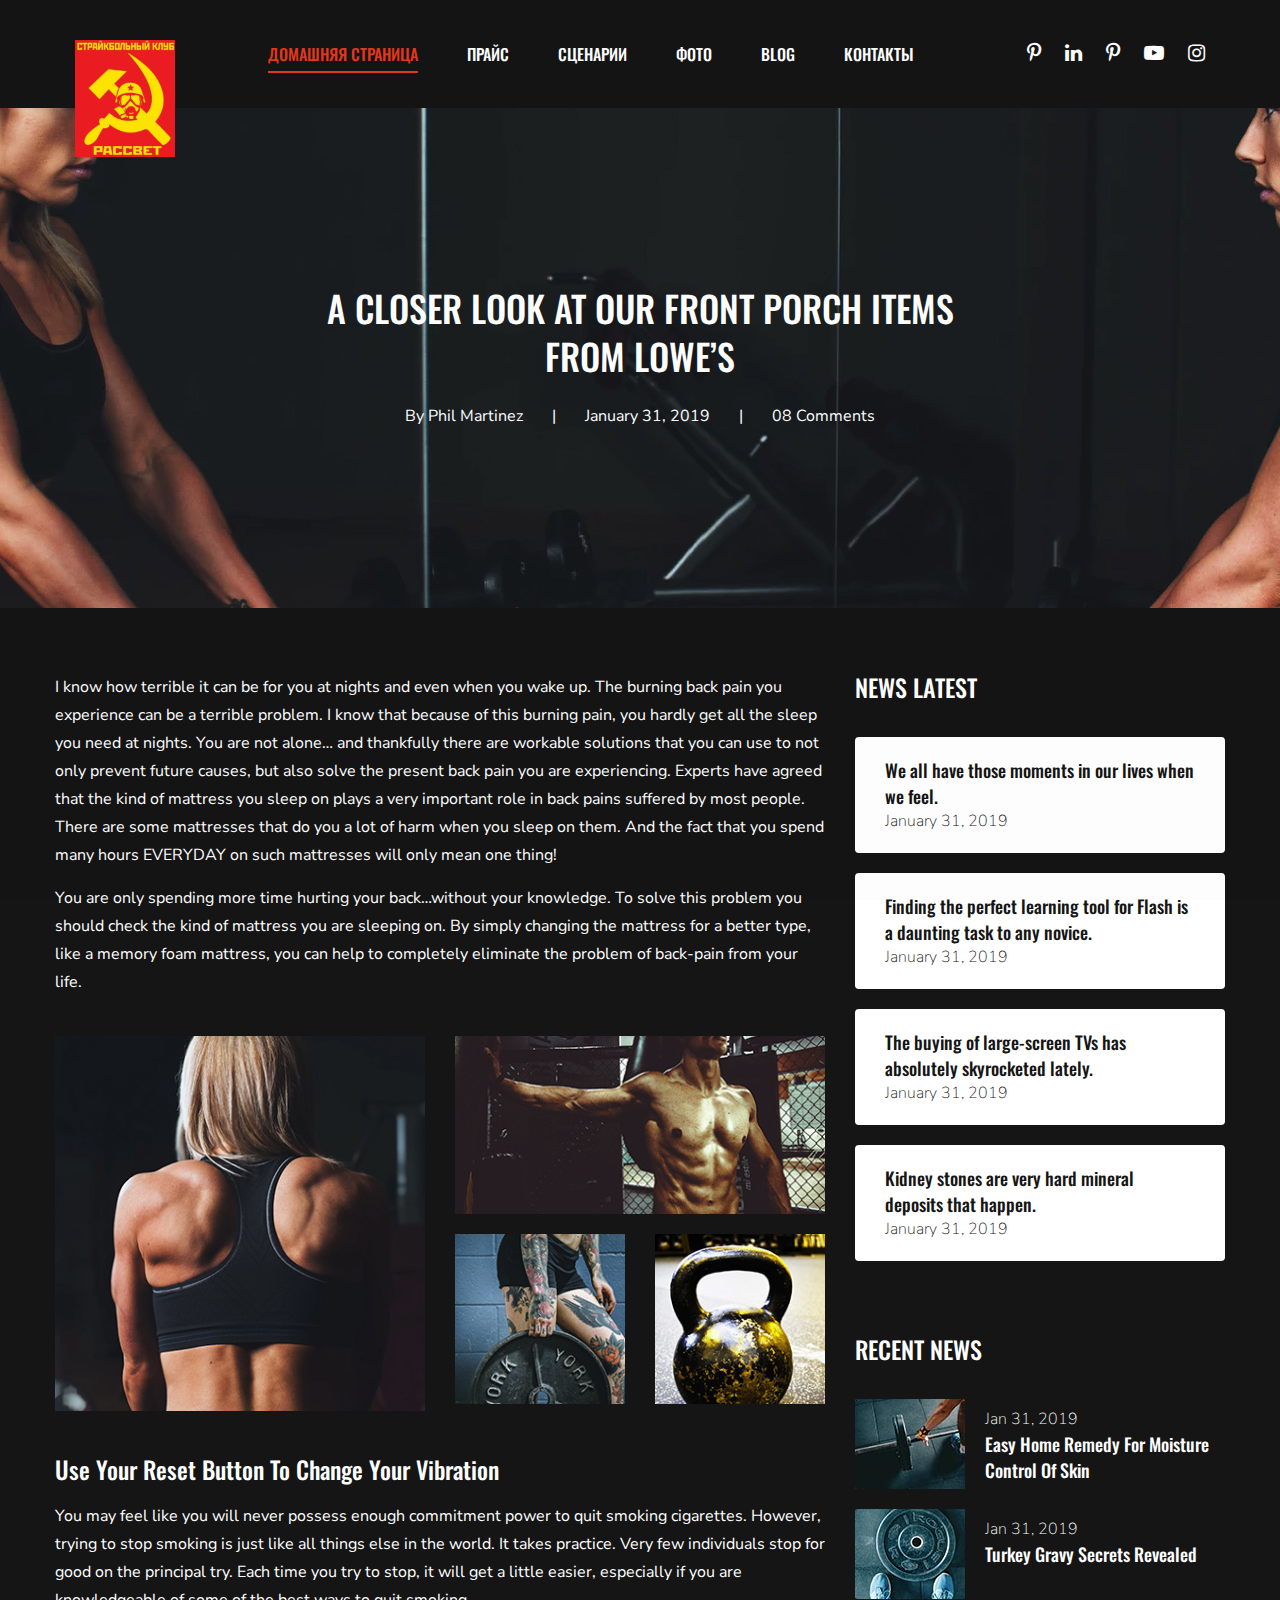
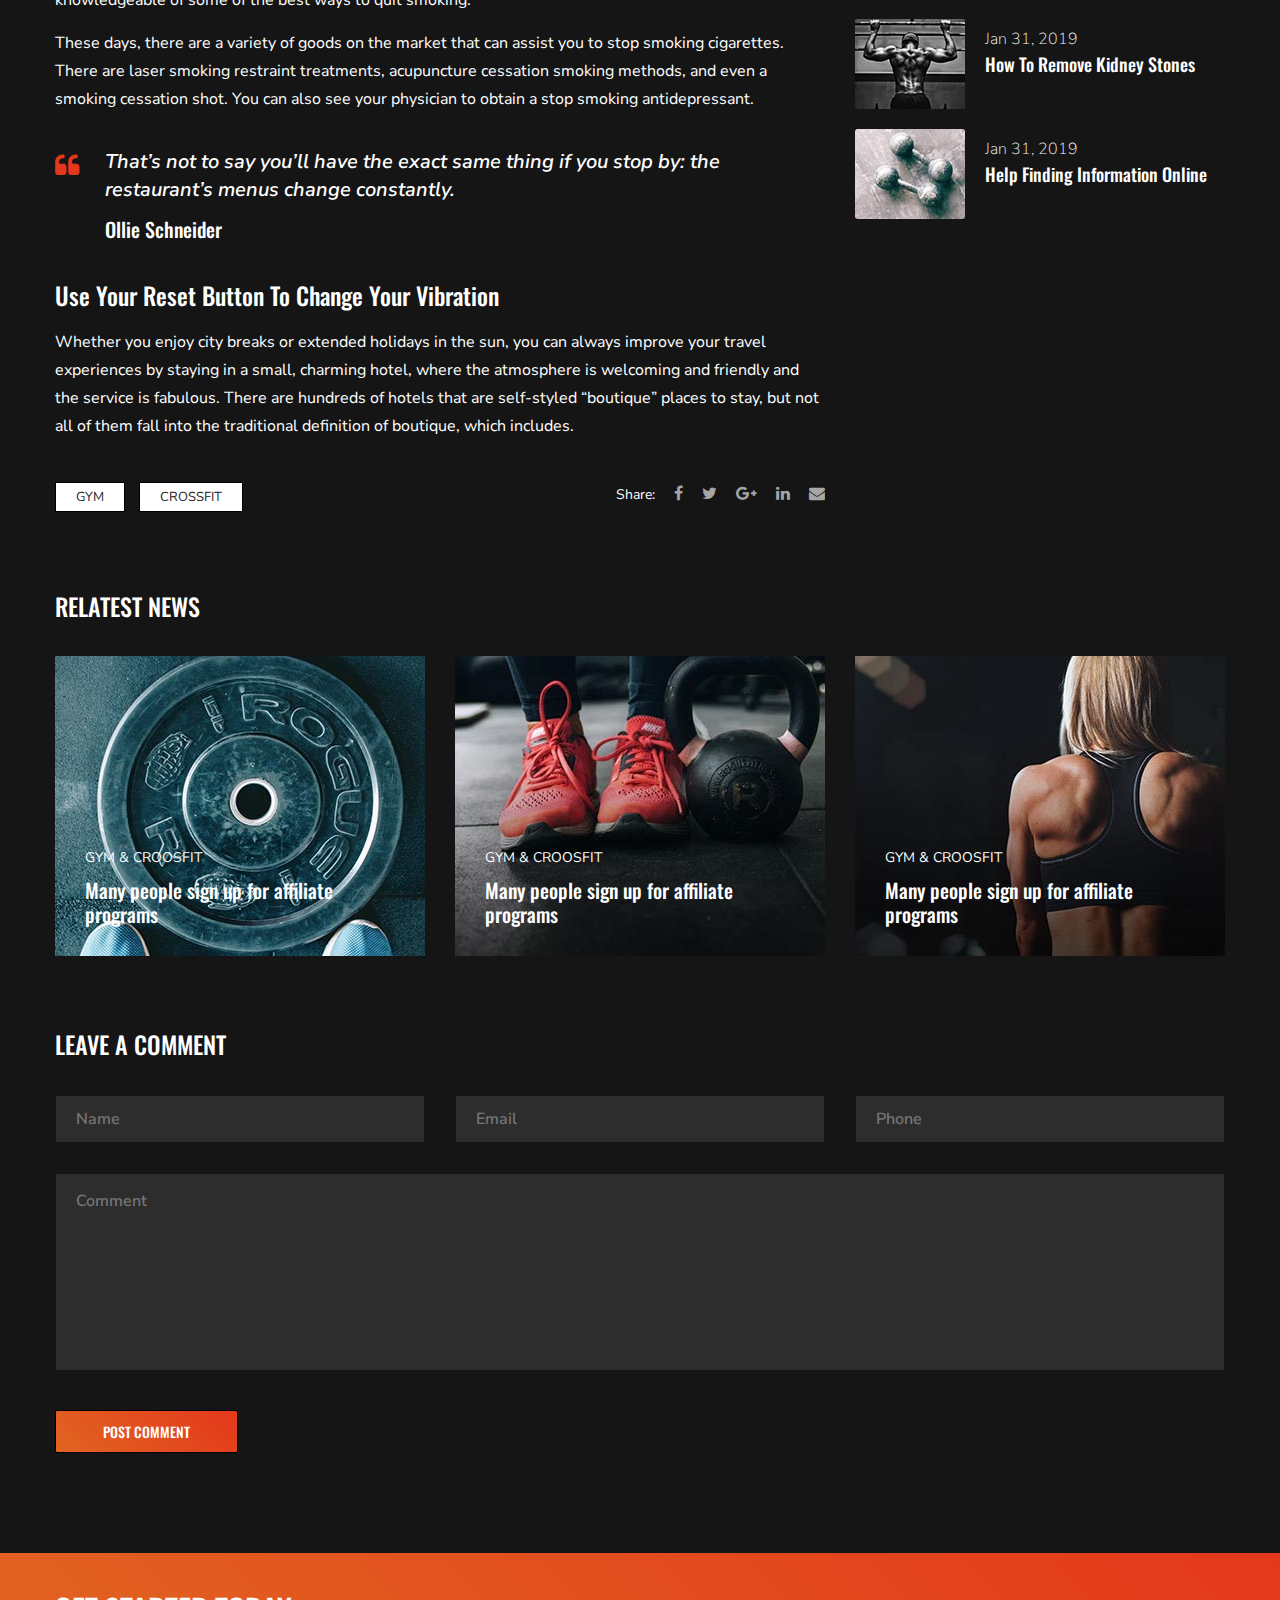
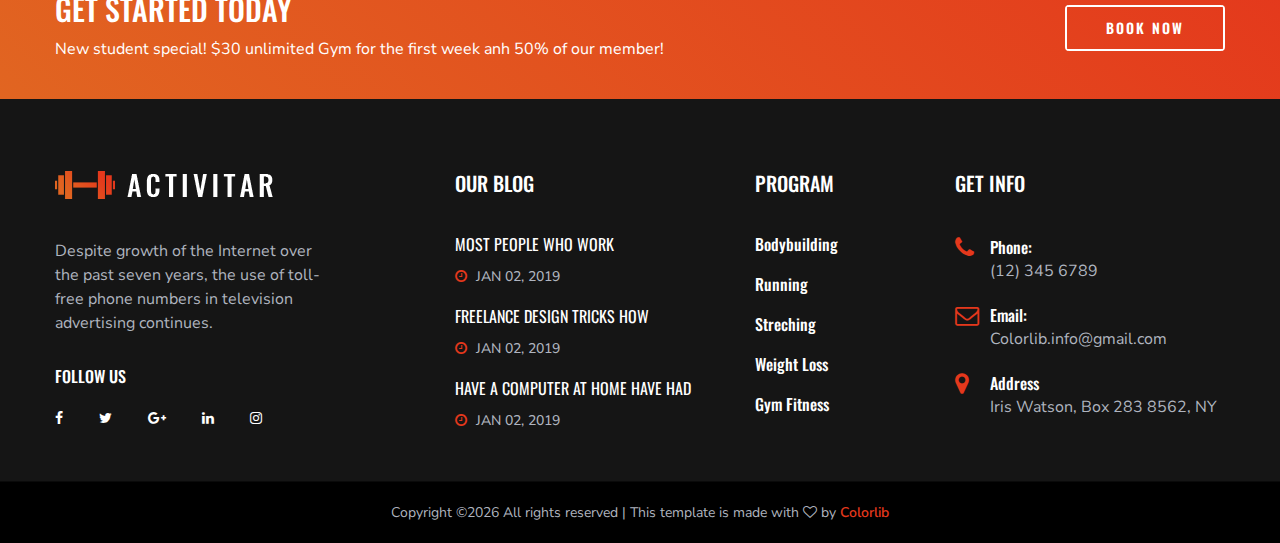
<file: blog-single.html>
<!DOCTYPE html>
<html lang="zxx">

<head>
    <meta charset="UTF-8">
    <meta name="description" content="Activitar Template">
    <meta name="keywords" content="Activitar, unica, creative, html">
    <meta name="viewport" content="width=device-width, initial-scale=1.0">
    <meta http-equiv="X-UA-Compatible" content="ie=edge">
    <title>Activitar | Template</title>

    <!-- Google Font -->
    <link href="https://fonts.googleapis.com/css?family=Nunito+Sans:400,600,700,800,900&display=swap" rel="stylesheet">
    <link href="https://fonts.googleapis.com/css?family=Oswald:300,400,500,600,700&display=swap" rel="stylesheet">

    <!-- Css Styles -->
    <link rel="stylesheet" href="css/bootstrap.min.css" type="text/css">
    <link rel="stylesheet" href="css/font-awesome.min.css" type="text/css">
    <link rel="stylesheet" href="css/elegant-icons.css" type="text/css">
    <link rel="stylesheet" href="css/nice-select.css" type="text/css">
    <link rel="stylesheet" href="css/owl.carousel.min.css" type="text/css">
    <link rel="stylesheet" href="css/magnific-popup.css" type="text/css">
    <link rel="stylesheet" href="css/slicknav.min.css" type="text/css">
    <link rel="stylesheet" href="css/style.css" type="text/css">
</head>

<body>
    <!-- Page Preloder -->
    <div id="preloder">
        <div class="loader"></div>
    </div>

    <!-- Header Section Begin -->
    <header class="header-section header-normal">
        <div class="container-fluid">
            <div class="logo">
                <a href="./index.html">
                    <img src="img/logoRassvet.png" alt="">
                </a>
            </div>
            <div class="top-social">
                <a href="#"><i class="fa fa-pinterest-p"></i></a>
                <a href="#"><i class="fa fa-linkedin"></i></a>
                <a href="#"><i class="fa fa-pinterest-p"></i></a>
                <a href="#"><i class="fa fa-youtube-play"></i></a>
                <a href="#"><i class="fa fa-instagram"></i></a>
            </div>
            <div class="container">
                <div class="nav-menu">
                    <nav class="mainmenu mobile-menu">
                        <ul>
                            <li class="active"><a href="./index.html">Домашняя страница</a></li>
                            <li><a href="./about-us.html">Прайс</a></li>
                            <li><a href="./schedule.html">Сценарии</a></li>
                            <li><a href="./gallery.html">Фото</a></li>
                            <li><a href="./blog.html">Blog</a>
                                <ul class="dropdown">
                                    <li><a href="./about-us.html">About Us</a></li>
                                    <li><a href="./blog-single.html">Blog Details</a></li>
                                </ul>
                            </li>
                            <li><a href="./contact.html">Контакты</a></li>
                        </ul>
                    </nav>
                </div>
            </div>
            <div id="mobile-menu-wrap"></div>
        </div>
    </header>
    <!-- Header End -->

    <!-- Breadcrumb Section Begin -->
    <section class="blog-single-hero set-bg" data-setbg="img/blog-single-hero.jpg">
        <div class="container">
            <div class="row">
                <div class="col-xl-7 col-lg-7 m-auto text-center">
                    <div class="bs-hero-text">
                        <h2>A Closer Look At Our Front Porch Items From Lowe’s</h2>
                        <ul>
                            <li>By Phil Martinez</li>
                            <li>January 31, 2019</li>
                            <li>08 Comments</li>
                        </ul>
                    </div>
                </div>
            </div>
        </div>
    </section>
    <!-- Breadcrumb End -->

    <!-- Blog Single Section Begin -->
    <section class="blog-single-section spad">
        <div class="container">
            <div class="row">
                <div class="col-lg-8">
                    <div class="blog-single-text">
                        <div class="blog-text">
                            <p>I know how terrible it can be for you at nights and even when you wake up. The burning
                                back pain you experience can be a terrible problem. I know that because of this burning
                                pain, you hardly get all the sleep you need at nights. You are not alone… and thankfully
                                there are workable solutions that you can use to not only prevent future causes, but
                                also solve the present back pain you are experiencing. Experts have agreed that the kind
                                of mattress you sleep on plays a very important role in back pains suffered by most
                                people. There are some mattresses that do you a lot of harm when you sleep on them. And
                                the fact that you spend many hours EVERYDAY on such mattresses will only mean one thing!
                            </p>
                            <p>You are only spending more time hurting your back…without your knowledge. To solve this
                                problem you should check the kind of mattress you are sleeping on. By simply changing
                                the mattress for a better type, like a memory foam mattress, you can help to completely
                                eliminate the problem of back-pain from your life.</p>
                        </div>
                        <div class="blog-pic">
                            <div class="row">
                                <div class="col-lg-6">
                                    <img src="img/blog-single-1.jpg" alt="">
                                </div>
                                <div class="col-lg-6">
                                    <img src="img/blog-single-2.jpg" alt="">
                                    <div class="row">
                                        <div class="col-sm-6">
                                            <img src="img/blog-single-3.jpg" alt="">
                                        </div>
                                        <div class="col-sm-6">
                                            <img src="img/blog-single-4.jpg" alt="">
                                        </div>
                                    </div>
                                </div>
                            </div>
                        </div>
                        <div class="blog-title">
                            <h4>Use Your Reset Button To Change Your Vibration</h4>
                            <p>You may feel like you will never possess enough commitment power to quit smoking
                                cigarettes. However, trying to stop smoking is just like all things else in the world.
                                It takes practice. Very few individuals stop for good on the principal try. Each time
                                you try to stop, it will get a little easier, especially if you are knowledgeable of
                                some of the best ways to quit smoking.</p>
                            <p>These days, there are a variety of goods on the market that can assist you to stop
                                smoking cigarettes. There are laser smoking restraint treatments, acupuncture cessation
                                smoking methods, and even a smoking cessation shot. You can also see your physician to
                                obtain a stop smoking antidepressant. </p>
                        </div>
                        <div class="blog-quote">
                            <i class="fa fa-quote-left"></i>
                            <div class="quote-text">That’s not to say you’ll have the exact same thing if you stop by:
                                the restaurant’s menus change constantly.
                            </div>
                            <h5>Ollie Schneider</h5>
                        </div>
                        <div class="blog-more-title">
                            <h4>Use Your Reset Button To Change Your Vibration</h4>
                            <p>Whether you enjoy city breaks or extended holidays in the sun, you can always improve
                                your travel experiences by staying in a small, charming hotel, where the atmosphere is
                                welcoming and friendly and the service is fabulous. There are hundreds of hotels that
                                are self-styled “boutique” places to stay, but not all of them fall into the traditional
                                definition of boutique, which includes.</p>
                        </div>
                        <div class="blog-tag-share">
                            <div class="tags">
                                <a href="#">Gym</a>
                                <a href="#">Crossfit</a>
                            </div>
                            <div class="social-share">
                                <span>Share:</span>
                                <a href="#"><i class="fa fa-facebook"></i></a>
                                <a href="#"><i class="fa fa-twitter"></i></a>
                                <a href="#"><i class="fa fa-google-plus"></i></a>
                                <a href="#"><i class="fa fa-linkedin"></i></a>
                                <a href="#"><i class="fa fa-envelope"></i></a>
                            </div>
                        </div>
                    </div>
                </div>
                <div class="col-lg-4">
                    <div class="blog-single-sidebar">
                        <div class="bs-latest-news">
                            <h4>News Latest</h4>
                            <a href="#" class="bl-item set-bg" data-setbg="img/sidebar-latest.jpg">
                                <h5>We all have those moments in our lives when we feel.</h5>
                                <span>January 31, 2019</span>
                            </a>
                            <a href="#" class="bl-item set-bg" data-setbg="img/sidebar-latest.jpg">
                                <h5>Finding the perfect learning tool for Flash is a daunting task to any novice.</h5>
                                <span>January 31, 2019</span>
                            </a>
                            <a href="#" class="bl-item set-bg" data-setbg="img/sidebar-latest.jpg">
                                <h5>The buying of large-screen TVs has absolutely skyrocketed lately. </h5>
                                <span>January 31, 2019</span>
                            </a>
                            <a href="#" class="bl-item set-bg" data-setbg="img/sidebar-latest.jpg">
                                <h5>Kidney stones are very hard mineral deposits that happen.</h5>
                                <span>January 31, 2019</span>
                            </a>
                        </div>
                        <div class="bs-recent-news">
                            <h4>Recent News</h4>
                            <a href="#" class="br-item">
                                <div class="bi-pic">
                                    <img src="img/br-recent-1.jpg" alt="">
                                </div>
                                <div class="bi-text">
                                    <span>Jan 31, 2019</span>
                                    <h5>Easy Home Remedy For Moisture Control Of Skin</h5>
                                </div>
                            </a>
                            <a href="#" class="br-item">
                                <div class="bi-pic">
                                    <img src="img/br-recent-2.jpg" alt="">
                                </div>
                                <div class="bi-text">
                                    <span>Jan 31, 2019</span>
                                    <h5>Turkey Gravy Secrets Revealed</h5>
                                </div>
                            </a>
                            <a href="#" class="br-item">
                                <div class="bi-pic">
                                    <img src="img/br-recent-3.jpg" alt="">
                                </div>
                                <div class="bi-text">
                                    <span>Jan 31, 2019</span>
                                    <h5>How To Remove Kidney Stones</h5>
                                </div>
                            </a>
                            <a href="#" class="br-item">
                                <div class="bi-pic">
                                    <img src="img/br-recent-4.jpg" alt="">
                                </div>
                                <div class="bi-text">
                                    <span>Jan 31, 2019</span>
                                    <h5>Help Finding Information Online</h5>
                                </div>
                            </a>
                        </div>
                    </div>
                </div>
            </div>
            <div class="row">
                <div class="col-lg-12">
                    <div class="recent-news">
                        <h4>Relatest News</h4>
                        <div class="row">
                            <div class="col-lg-4">
                                <div class="recent-item set-bg" data-setbg="img/recent-1.jpg">
                                    <a href="#" class="recent-text">
                                        <div class="categories">Gym & Croosfit</div>
                                        <h5>Many people sign up for affiliate programs</h5>
                                    </a>
                                </div>
                            </div>
                            <div class="col-lg-4">
                                <div class="recent-item set-bg" data-setbg="img/recent-2.jpg">
                                    <a href="#" class="recent-text">
                                        <div class="categories">Gym & Croosfit</div>
                                        <h5>Many people sign up for affiliate programs</h5>
                                    </a>
                                </div>
                            </div>
                            <div class="col-lg-4">
                                <div class="recent-item set-bg" data-setbg="img/recent-3.jpg">
                                    <a href="#" class="recent-text">
                                        <div class="categories">Gym & Croosfit</div>
                                        <h5>Many people sign up for affiliate programs</h5>
                                    </a>
                                </div>
                            </div>
                        </div>
                    </div>
                    <div class="leave-comment-form">
                        <h4>Leave A Comment</h4>
                        <form action="#">
                            <div class="row">
                                <div class="col-lg-4">
                                    <input type="text" placeholder="Name">
                                </div>
                                <div class="col-lg-4">
                                    <input type="text" placeholder="Email">
                                </div>
                                <div class="col-lg-4">
                                    <input type="text" placeholder="Phone">
                                </div>
                                <div class="col-lg-12">
                                    <textarea placeholder="Comment"></textarea>
                                    <button type="submit" class="leave-btn">Post Comment</button>
                                </div>
                            </div>
                        </form>
                    </div>
                </div>
            </div>
        </div>
    </section>
    <!-- Blog Single Section End -->

    <!-- Cta Section Begin -->
    <section class="cta-section">
        <div class="container">
            <div class="row">
                <div class="col-lg-12">
                    <div class="cta-text">
                        <h3>GeT Started Today</h3>
                        <p>New student special! $30 unlimited Gym for the first week anh 50% of our member!</p>
                    </div>
                    <a href="#" class="primary-btn cta-btn">book now</a>
                </div>
            </div>
        </div>
    </section>
    <!-- Cta Section End -->

    <!-- Footer Section Begin -->
    <footer class="footer-section">
        <div class="container">
            <div class="row">
                <div class="col-lg-3">
                    <div class="footer-logo-item">
                        <div class="f-logo">
                            <a href="#"><img src="img/logo.png" alt=""></a>
                        </div>
                        <p>Despite growth of the Internet over the past seven years, the use of toll-free phone numbers
                            in television advertising continues.</p>
                        <div class="social-links">
                            <h6>Follow us</h6>
                            <a href="#"><i class="fa fa-facebook"></i></a>
                            <a href="#"><i class="fa fa-twitter"></i></a>
                            <a href="#"><i class="fa fa-google-plus"></i></a>
                            <a href="#"><i class="fa fa-linkedin"></i></a>
                            <a href="#"><i class="fa fa-instagram"></i></a>
                        </div>
                    </div>
                </div>
                <div class="col-lg-3 offset-lg-1">
                    <div class="footer-widget">
                        <h5>Our Blog</h5>
                        <div class="footer-blog">
                            <a href="#" class="fb-item">
                                <h6>Most people who work</h6>
                                <span class="blog-time"><i class="fa fa-clock-o"></i> Jan 02, 2019</span>
                            </a>
                            <a href="#" class="fb-item">
                                <h6>Freelance Design Tricks How </h6>
                                <span class="blog-time"><i class="fa fa-clock-o"></i> Jan 02, 2019</span>
                            </a>
                            <a href="#" class="fb-item">
                                <h6>have a computer at home have had </h6>
                                <span class="blog-time"><i class="fa fa-clock-o"></i> Jan 02, 2019</span>
                            </a>
                        </div>
                    </div>
                </div>
                <div class="col-lg-2">
                    <div class="footer-widget">
                        <h5>Program</h5>
                        <ul class="workout-program">
                            <li><a href="#">Bodybuilding</a></li>
                            <li><a href="#">Running</a></li>
                            <li><a href="#">Streching</a></li>
                            <li><a href="#">Weight Loss</a></li>
                            <li><a href="#">Gym Fitness</a></li>
                        </ul>
                    </div>
                </div>
                <div class="col-lg-3">
                    <div class="footer-widget">
                        <h5>Get Info</h5>
                        <ul class="footer-info">
                            <li>
                                <i class="fa fa-phone"></i>
                                <span>Phone:</span>
                                (12) 345 6789
                            </li>
                            <li>
                                <i class="fa fa-envelope-o"></i>
                                <span>Email:</span>
                                Colorlib.info@gmail.com
                            </li>
                            <li>
                                <i class="fa fa-map-marker"></i>
                                <span>Address</span>
                                Iris Watson, Box 283 8562, NY
                            </li>
                        </ul>
                    </div>
                </div>
            </div>
        </div>
        <div class="copyright-text">
            <div class="container">
                <div class="row">
                    <div class="col-lg-12 text-center">
                        <div class="ct-inside"><!-- Link back to Colorlib can't be removed. Template is licensed under CC BY 3.0. -->
Copyright &copy;<script>document.write(new Date().getFullYear());</script> All rights reserved | This template is made with <i class="fa fa-heart-o" aria-hidden="true"></i> by <a href="https://colorlib.com" target="_blank">Colorlib</a>
<!-- Link back to Colorlib can't be removed. Template is licensed under CC BY 3.0. --></div>
                    </div>
                </div>
            </div>
        </div>
    </footer>
    <!-- Footer Section End -->

    <!-- Js Plugins -->
    <script src="js/jquery-3.3.1.min.js"></script>
    <script src="js/bootstrap.min.js"></script>
    <script src="js/jquery.magnific-popup.min.js"></script>
    <script src="js/mixitup.min.js"></script>
    <script src="js/jquery.nice-select.min.js"></script>
    <script src="js/jquery.slicknav.js"></script>
    <script src="js/owl.carousel.min.js"></script>
    <script src="js/masonry.pkgd.min.js"></script>
    <script src="js/main.js"></script>
</body>

</html>
</file>
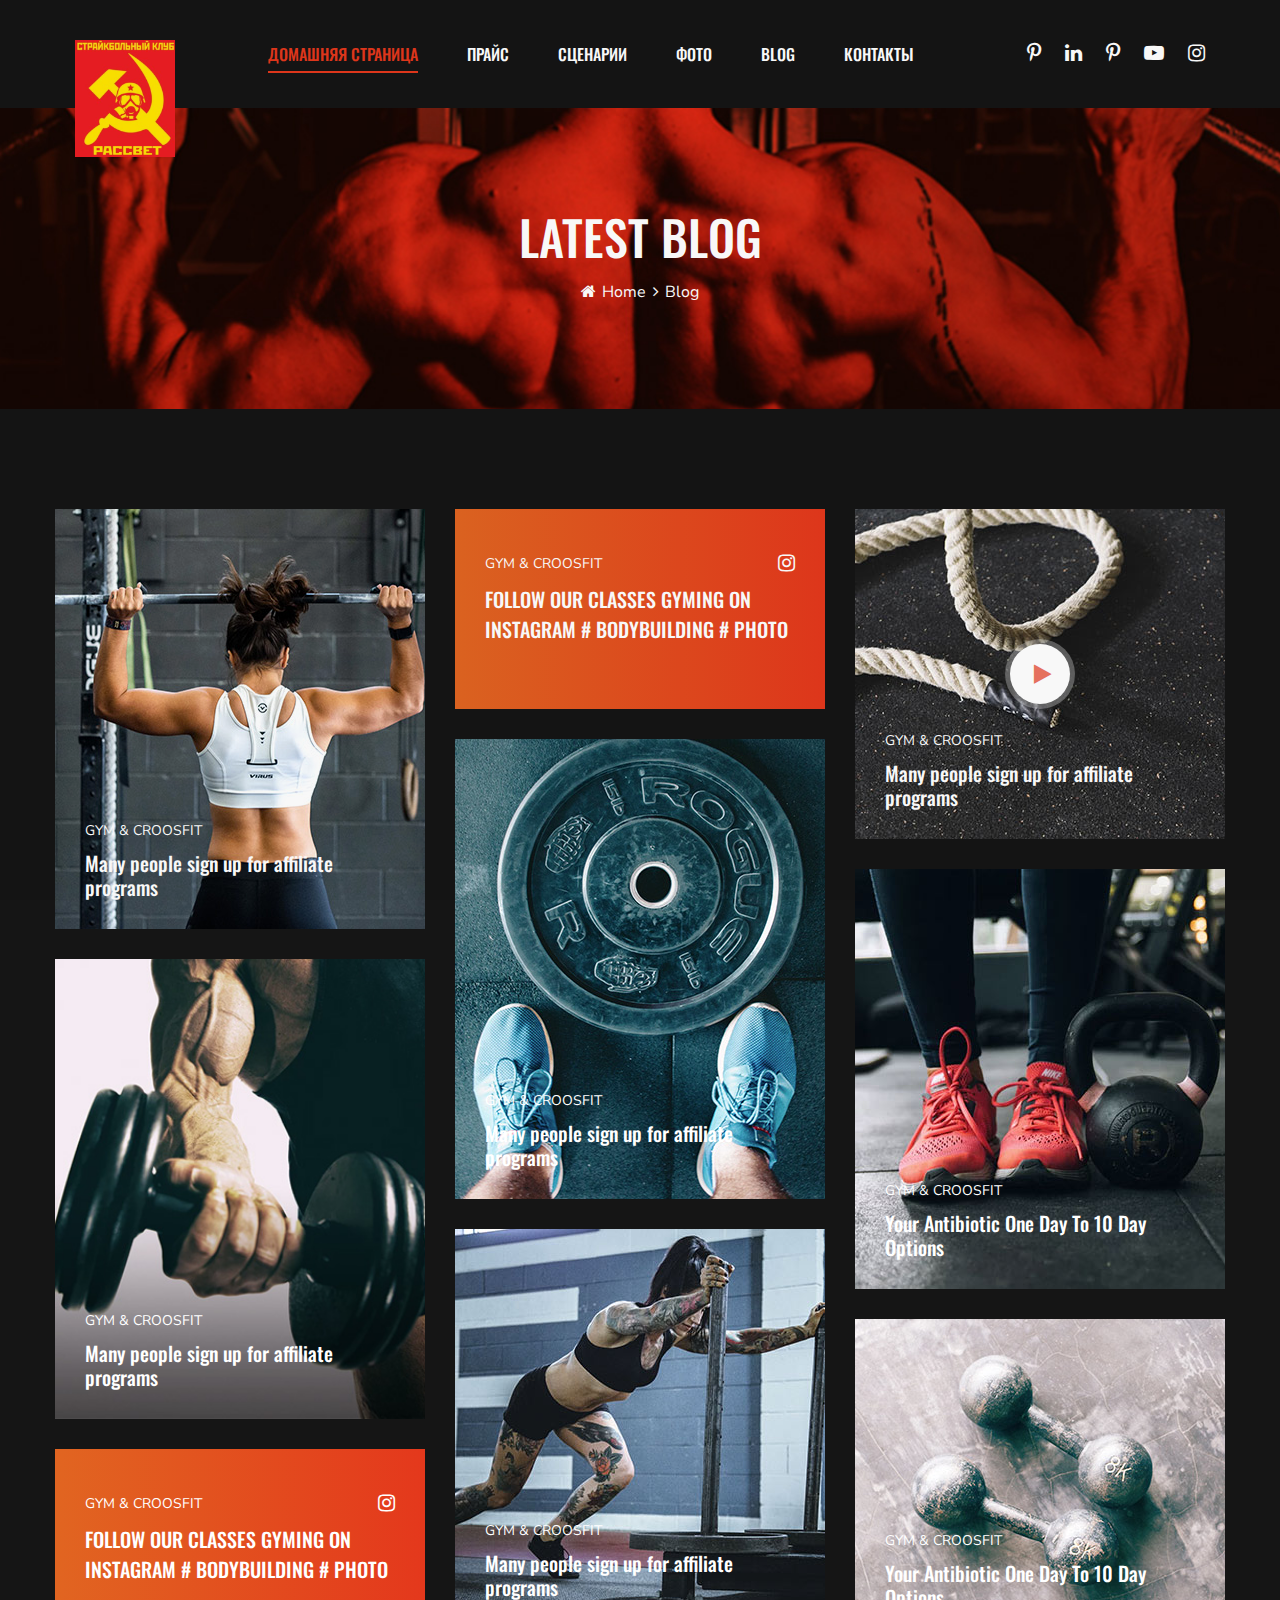
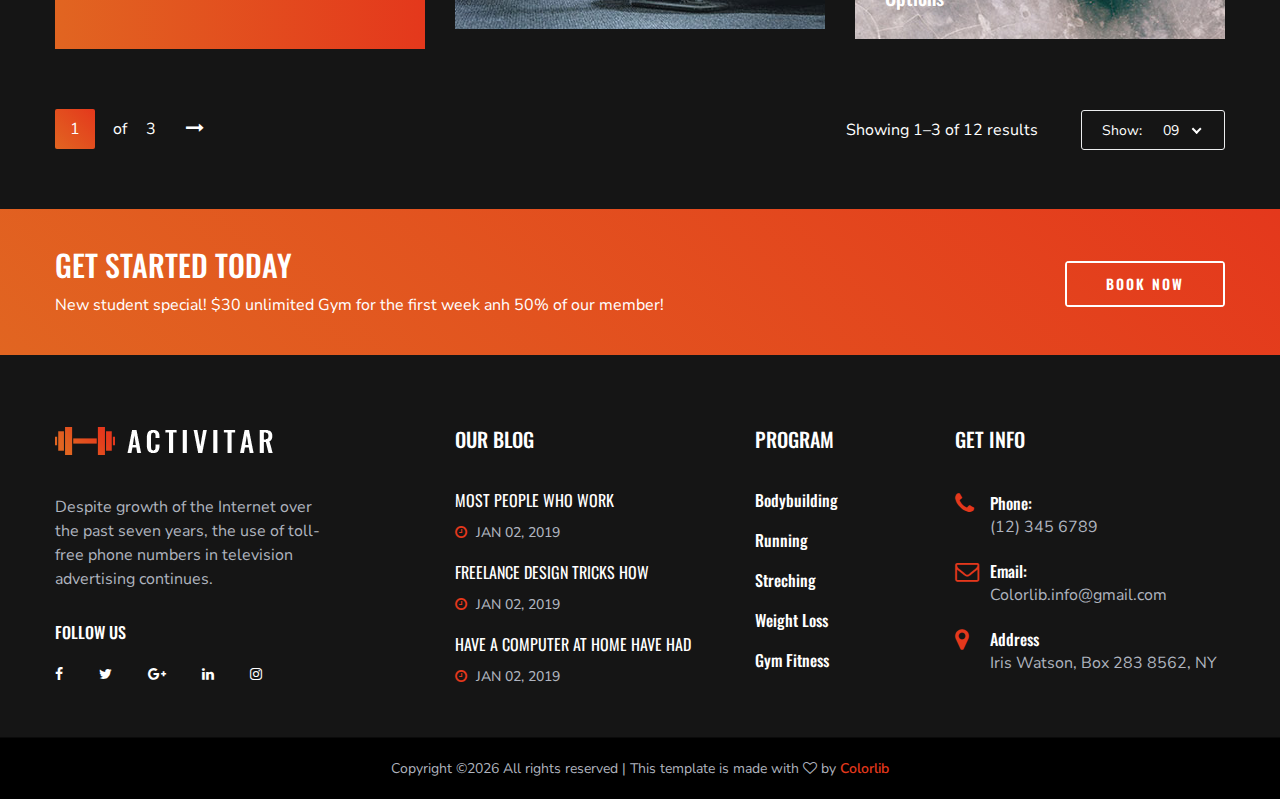
<file: blog.html>
<!DOCTYPE html>
<html lang="zxx">

<head>
    <meta charset="UTF-8">
    <meta name="description" content="Activitar Template">
    <meta name="keywords" content="Activitar, unica, creative, html">
    <meta name="viewport" content="width=device-width, initial-scale=1.0">
    <meta http-equiv="X-UA-Compatible" content="ie=edge">
    <title>Activitar | Template</title>

    <!-- Google Font -->
    <link href="https://fonts.googleapis.com/css?family=Nunito+Sans:400,600,700,800,900&display=swap" rel="stylesheet">
    <link href="https://fonts.googleapis.com/css?family=Oswald:300,400,500,600,700&display=swap" rel="stylesheet">

    <!-- Css Styles -->
    <link rel="stylesheet" href="css/bootstrap.min.css" type="text/css">
    <link rel="stylesheet" href="css/font-awesome.min.css" type="text/css">
    <link rel="stylesheet" href="css/elegant-icons.css" type="text/css">
    <link rel="stylesheet" href="css/nice-select.css" type="text/css">
    <link rel="stylesheet" href="css/owl.carousel.min.css" type="text/css">
    <link rel="stylesheet" href="css/magnific-popup.css" type="text/css">
    <link rel="stylesheet" href="css/slicknav.min.css" type="text/css">
    <link rel="stylesheet" href="css/style.css" type="text/css">
</head>

<body>
    <!-- Page Preloder -->
    <div id="preloder">
        <div class="loader"></div>
    </div>

    <!-- Header Section Begin -->
    <header class="header-section header-normal">
        <div class="container-fluid">
            <div class="logo">
                <a href="./index.html">
                    <img src="img/logoRassvet.png" alt="">
                </a>
            </div>
            <div class="top-social">
                <a href="#"><i class="fa fa-pinterest-p"></i></a>
                <a href="#"><i class="fa fa-linkedin"></i></a>
                <a href="#"><i class="fa fa-pinterest-p"></i></a>
                <a href="#"><i class="fa fa-youtube-play"></i></a>
                <a href="#"><i class="fa fa-instagram"></i></a>
            </div>
            <div class="container">
                <div class="nav-menu">
                    <nav class="mainmenu mobile-menu">
                        <ul>
                            <li class="active"><a href="./index.html">Домашняя страница</a></li>
                            <li><a href="./about-us.html">Прайс</a></li>
                            <li><a href="./schedule.html">Сценарии</a></li>
                            <li><a href="./gallery.html">Фото</a></li>
                            <li><a href="./blog.html">Blog</a>
                                <ul class="dropdown">
                                    <li><a href="./about-us.html">About Us</a></li>
                                    <li><a href="./blog-single.html">Blog Details</a></li>
                                </ul>
                            </li>
                            <li><a href="./contact.html">Контакты</a></li>
                        </ul>
                    </nav>
                </div>
            </div>
            <div id="mobile-menu-wrap"></div>
        </div>
    </header>
    <!-- Header End -->

    <!-- Breadcrumb Section Begin -->
    <section class="breadcrumb-section set-bg spad" data-setbg="img/about-bread.jpg">
        <div class="container">
            <div class="row">
                <div class="col-lg-12">
                    <div class="breadcrumb-text">
                        <h2>Latest Blog</h2>
                        <div class="breadcrumb-controls">
                            <a href="#"><i class="fa fa-home"></i> Home</a>
                            <span>Blog</span>
                        </div>
                    </div>
                </div>
            </div>
        </div>
    </section>
    <!-- Breadcrumb End -->

    <!-- Blog Section Begin -->
        <section class="blog-section blog-page spad">
        <div class="container">
            <div class="row blog-gird">
                <div class="grid-sizer"></div>
                <div class="col-lg-4 col-md-6 grid-item">
                    <div class="blog-item large-item set-bg" data-setbg="img/blog/blog-1.jpg">
                        <a href="blog-single.html" class="blog-text">
                            <div class="categories">Gym & Croosfit</div>
                            <h5>Many people sign up for affiliate programs</h5>
                        </a>
                    </div>
                </div>
                <div class="col-lg-4 col-md-6 grid-item">
                    <div class="blog-item instagram-item">
                        <a href="#" class="instagram-text">
                            <div class="categories">Gym & Croosfit <i class="fa fa-instagram"></i></div>
                            <h5>Follow Our Classes Gyming on Instagram # BodyBuilding # photo</h5>
                        </a>
                    </div>
                </div>
                <div class="col-lg-4 col-md-6 grid-item">
                    <div class="blog-item sm-item set-bg" data-setbg="img/blog/blog-page-3.jpg">
                        <a href="blog-single.html" class="blog-text">
                            <div class="categories">Gym & Croosfit</div>
                            <h5>Many people sign up for affiliate programs</h5>
                        </a>
                        <div class="play-btn">
                            <a href="https://www.youtube.com/watch?v=X_9VoqR5ojM" class="play-in-btn video-popup">
                                <i class="fa fa-play"></i>
                            </a>
                        </div>
                    </div>
                </div>
                <div class="col-lg-4 col-md-6 grid-item">
                    <div class="blog-item large-item xls-large set-bg" data-setbg="img/blog/blog-3.jpg">
                        <a href="blog-single.html" class="blog-text">
                            <div class="categories">Gym & Croosfit</div>
                            <h5>Many people sign up for affiliate programs</h5>
                        </a>
                    </div>
                </div>
                <div class="col-lg-4 col-md-6 grid-item">
                    <div class="blog-item large-item set-bg" data-setbg="img/blog/blog-page-4.jpg">
                        <a href="blog-single.html" class="blog-text">
                            <div class="categories">Gym & Croosfit</div>
                            <h5>Your Antibiotic One Day To 10 Day Options</h5>
                        </a>
                    </div>
                </div>
                <div class="col-lg-4 col-md-6 grid-item">
                    <div class="blog-item large-item xls-large set-bg" data-setbg="img/blog/blog-page-1.jpg">
                        <a href="blog-single.html" class="blog-text">
                            <div class="categories">Gym & Croosfit</div>
                            <h5>Many people sign up for affiliate programs</h5>
                        </a>
                    </div>
                </div>
                <div class="col-lg-4 col-md-6 grid-item">
                    <div class="blog-item large-item m-item set-bg" data-setbg="img/blog/blog-page-2.jpg">
                        <a href="blog-single.html" class="blog-text">
                            <div class="categories">Gym & Croosfit</div>
                            <h5>Many people sign up for affiliate programs</h5>
                        </a>
                    </div>
                </div>
                
                <div class="col-lg-4 col-md-6 grid-item">
                    <div class="blog-item sms-item set-bg" data-setbg="img/blog/blog-page-5.jpg">
                        <a href="blog-single.html" class="blog-text">
                            <div class="categories">Gym & Croosfit</div>
                            <h5>Your Antibiotic One Day To 10 Day Options</h5>
                        </a>
                    </div>
                </div>
                <div class="col-lg-4 col-md-6 grid-item">
                    <div class="blog-item instagram-item">
                        <a href="#" class="instagram-text">
                            <div class="categories">Gym & Croosfit <i class="fa fa-instagram"></i></div>
                            <h5>Follow Our Classes Gyming on Instagram # BodyBuilding # photo</h5>
                        </a>
                    </div>
                </div>
            </div>
            <div class="blog-option">
                <div class="blog-pagination">
                    <a href="#" class="active">1</a>
                    of
                    <a href="#">3</a>
                    <a href="#"><i class="fa fa-long-arrow-right"></i></a>
                </div>
                <div class="blog-option-right">
                    <div class="blog-result">Showing 1–3 of 12 results</div>
                    <div class="show-result">
                        <p>Show:</p>
                        <select class="show-result-select">
                            <option value="">09</option>
                            <option value="">19</option>
                            <option value="">29</option>
                        </select>
                    </div>
                </div>
            </div>
        </div>
    </section>
    <!-- Blog Section End -->

    <!-- Cta Section Begin -->
    <section class="cta-section">
        <div class="container">
            <div class="row">
                <div class="col-lg-12">
                    <div class="cta-text">
                        <h3>GeT Started Today</h3>
                        <p>New student special! $30 unlimited Gym for the first week anh 50% of our member!</p>
                    </div>
                    <a href="#" class="primary-btn cta-btn">book now</a>
                </div>
            </div>
        </div>
    </section>
    <!-- Cta Section End -->

    <!-- Footer Section Begin -->
    <footer class="footer-section">
        <div class="container">
            <div class="row">
                <div class="col-lg-3">
                    <div class="footer-logo-item">
                        <div class="f-logo">
                            <a href="#"><img src="img/logo.png" alt=""></a>
                        </div>
                        <p>Despite growth of the Internet over the past seven years, the use of toll-free phone numbers
                            in television advertising continues.</p>
                        <div class="social-links">
                            <h6>Follow us</h6>
                            <a href="#"><i class="fa fa-facebook"></i></a>
                            <a href="#"><i class="fa fa-twitter"></i></a>
                            <a href="#"><i class="fa fa-google-plus"></i></a>
                            <a href="#"><i class="fa fa-linkedin"></i></a>
                            <a href="#"><i class="fa fa-instagram"></i></a>
                        </div>
                    </div>
                </div>
                <div class="col-lg-3 offset-lg-1">
                    <div class="footer-widget">
                        <h5>Our Blog</h5>
                        <div class="footer-blog">
                            <a href="#" class="fb-item">
                                <h6>Most people who work</h6>
                                <span class="blog-time"><i class="fa fa-clock-o"></i> Jan 02, 2019</span>
                            </a>
                            <a href="#" class="fb-item">
                                <h6>Freelance Design Tricks How </h6>
                                <span class="blog-time"><i class="fa fa-clock-o"></i> Jan 02, 2019</span>
                            </a>
                            <a href="#" class="fb-item">
                                <h6>have a computer at home have had </h6>
                                <span class="blog-time"><i class="fa fa-clock-o"></i> Jan 02, 2019</span>
                            </a>
                        </div>
                    </div>
                </div>
                <div class="col-lg-2">
                    <div class="footer-widget">
                        <h5>Program</h5>
                        <ul class="workout-program">
                            <li><a href="#">Bodybuilding</a></li>
                            <li><a href="#">Running</a></li>
                            <li><a href="#">Streching</a></li>
                            <li><a href="#">Weight Loss</a></li>
                            <li><a href="#">Gym Fitness</a></li>
                        </ul>
                    </div>
                </div>
                <div class="col-lg-3">
                    <div class="footer-widget">
                        <h5>Get Info</h5>
                        <ul class="footer-info">
                            <li>
                                <i class="fa fa-phone"></i>
                                <span>Phone:</span>
                                (12) 345 6789
                            </li>
                            <li>
                                <i class="fa fa-envelope-o"></i>
                                <span>Email:</span>
                                Colorlib.info@gmail.com
                            </li>
                            <li>
                                <i class="fa fa-map-marker"></i>
                                <span>Address</span>
                                Iris Watson, Box 283 8562, NY
                            </li>
                        </ul>
                    </div>
                </div>
            </div>
        </div>
        <div class="copyright-text">
            <div class="container">
                <div class="row">
                    <div class="col-lg-12 text-center">
                        <div class="ct-inside"><!-- Link back to Colorlib can't be removed. Template is licensed under CC BY 3.0. -->
Copyright &copy;<script>document.write(new Date().getFullYear());</script> All rights reserved | This template is made with <i class="fa fa-heart-o" aria-hidden="true"></i> by <a href="https://colorlib.com" target="_blank">Colorlib</a>
<!-- Link back to Colorlib can't be removed. Template is licensed under CC BY 3.0. --> </div>
                    </div>
                </div>
            </div>
        </div>
    </footer>
    <!-- Footer Section End -->

    <!-- Js Plugins -->
    <script src="js/jquery-3.3.1.min.js"></script>
    <script src="js/bootstrap.min.js"></script>
    <script src="js/jquery.magnific-popup.min.js"></script>
    <script src="js/mixitup.min.js"></script>
    <script src="js/jquery.nice-select.min.js"></script>
    <script src="js/jquery.slicknav.js"></script>
    <script src="js/owl.carousel.min.js"></script>
    <script src="js/masonry.pkgd.min.js"></script>
    <script src="js/main.js"></script>
</body>

</html>
</file>
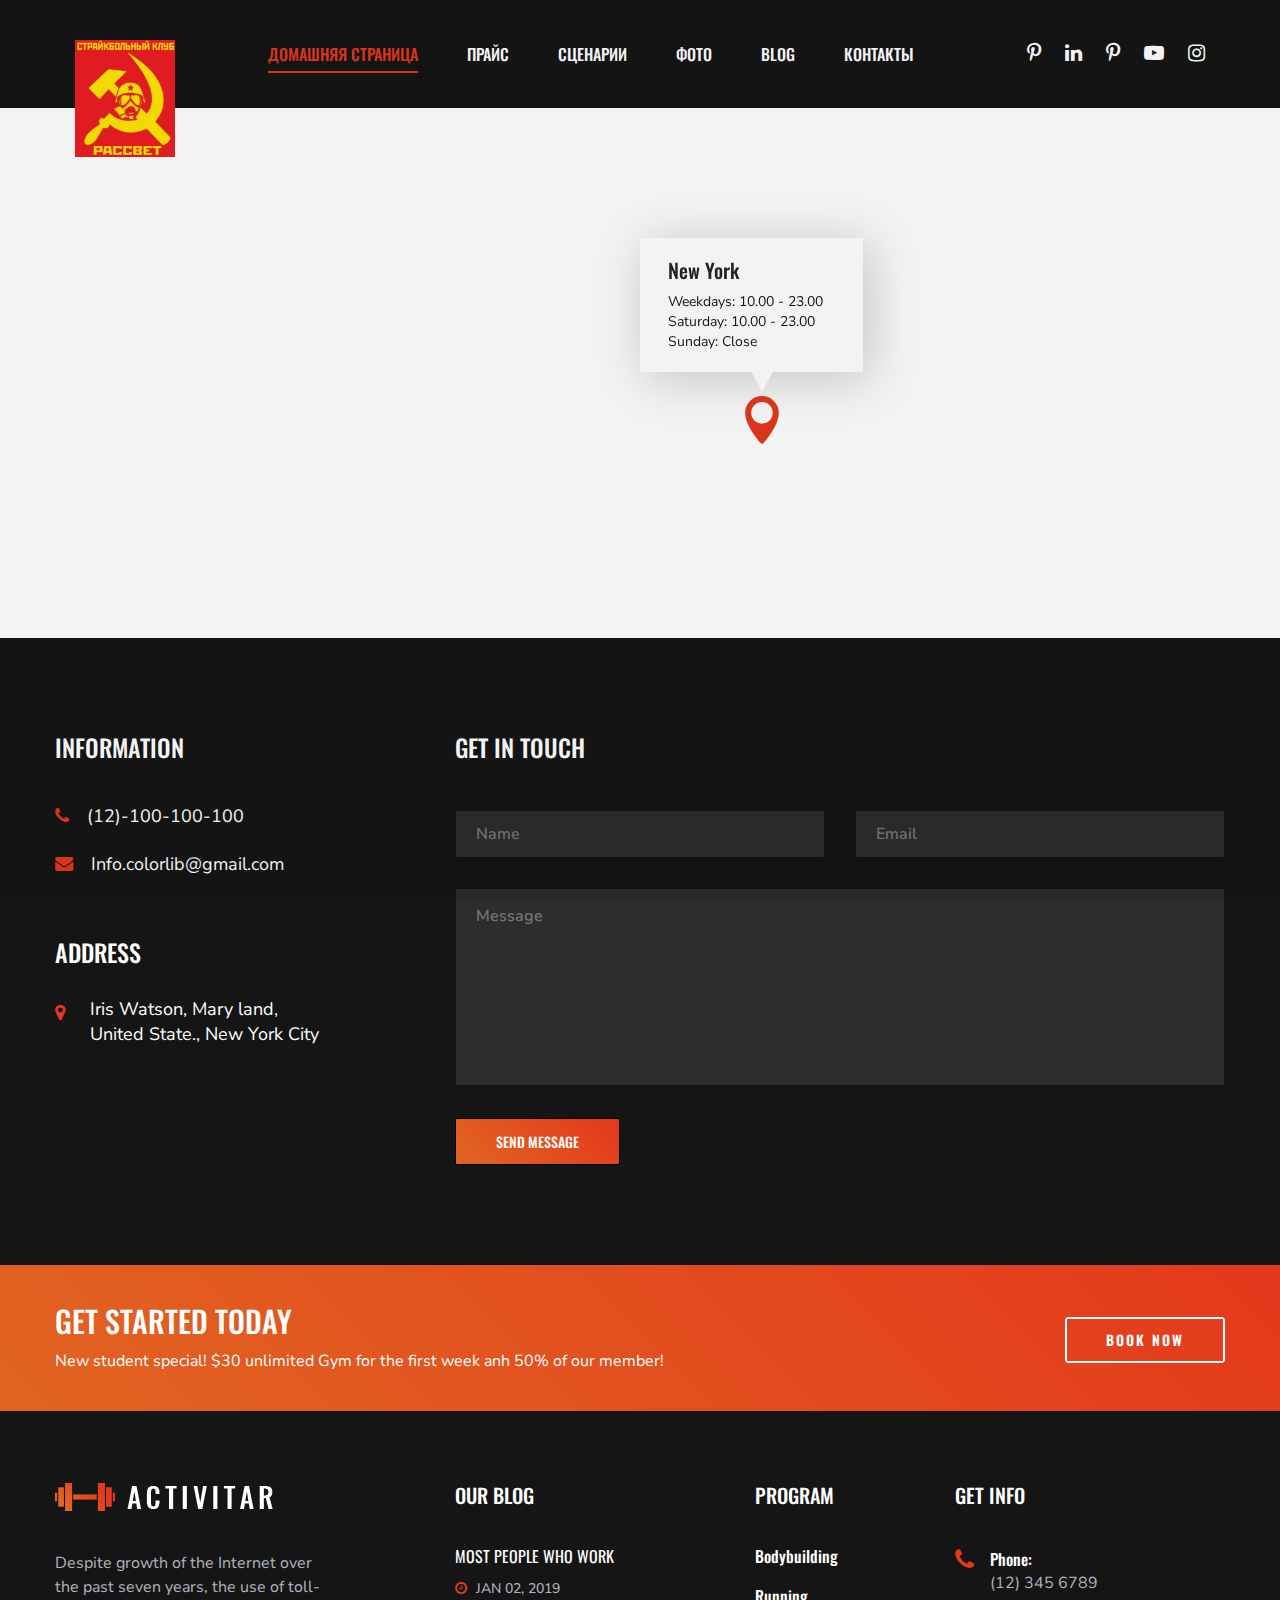
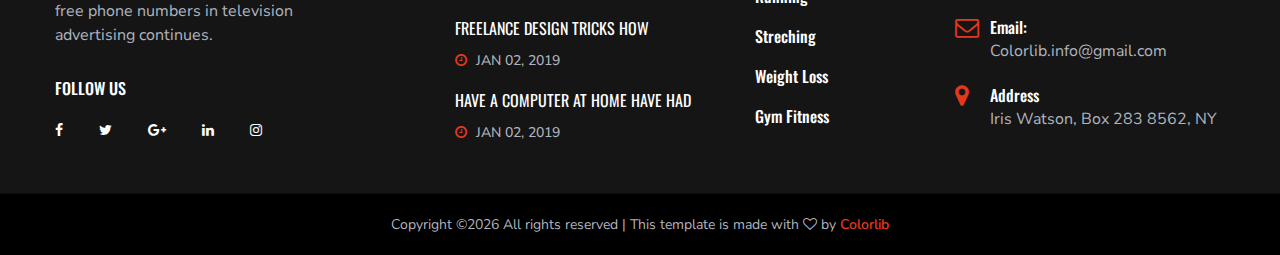
<file: contact.html>
<!DOCTYPE html>
<html lang="zxx">

<head>
    <meta charset="UTF-8">
    <meta name="description" content="Activitar Template">
    <meta name="keywords" content="Activitar, unica, creative, html">
    <meta name="viewport" content="width=device-width, initial-scale=1.0">
    <meta http-equiv="X-UA-Compatible" content="ie=edge">
    <title>Activitar | Template</title>

    <!-- Google Font -->
    <link href="https://fonts.googleapis.com/css?family=Nunito+Sans:400,600,700,800,900&display=swap" rel="stylesheet">
    <link href="https://fonts.googleapis.com/css?family=Oswald:300,400,500,600,700&display=swap" rel="stylesheet">

    <!-- Css Styles -->
    <link rel="stylesheet" href="css/bootstrap.min.css" type="text/css">
    <link rel="stylesheet" href="css/font-awesome.min.css" type="text/css">
    <link rel="stylesheet" href="css/elegant-icons.css" type="text/css">
    <link rel="stylesheet" href="css/nice-select.css" type="text/css">
    <link rel="stylesheet" href="css/owl.carousel.min.css" type="text/css">
    <link rel="stylesheet" href="css/magnific-popup.css" type="text/css">
    <link rel="stylesheet" href="css/slicknav.min.css" type="text/css">
    <link rel="stylesheet" href="css/style.css" type="text/css">
</head>

<body>
    <!-- Page Preloder -->
    <div id="preloder">
        <div class="loader"></div>
    </div>

    <!-- Header Section Begin -->
    <header class="header-section header-normal">
        <div class="container-fluid">
            <div class="logo">
                <a href="./index.html">
                    <img src="img/logoRassvet.png" alt="">
                </a>
            </div>
            <div class="top-social">
                <a href="#"><i class="fa fa-pinterest-p"></i></a>
                <a href="#"><i class="fa fa-linkedin"></i></a>
                <a href="#"><i class="fa fa-pinterest-p"></i></a>
                <a href="#"><i class="fa fa-youtube-play"></i></a>
                <a href="#"><i class="fa fa-instagram"></i></a>
            </div>
            <div class="container">
                <div class="nav-menu">
                    <nav class="mainmenu mobile-menu">
                        <ul>
                            <li class="active"><a href="./index.html">Домашняя страница</a></li>
                            <li><a href="./about-us.html">Прайс</a></li>
                            <li><a href="./schedule.html">Сценарии</a></li>
                            <li><a href="./gallery.html">Фото</a></li>
                            <li><a href="./blog.html">Blog</a>
                                <ul class="dropdown">
                                    <li><a href="./about-us.html">About Us</a></li>
                                    <li><a href="./blog-single.html">Blog Details</a></li>
                                </ul>
                            </li>
                            <li><a href="./contact.html">Контакты</a></li>
                        </ul>
                    </nav>
                </div>
            </div>
            <div id="mobile-menu-wrap"></div>
        </div>
    </header>
    <!-- Header End -->

    <!-- Map Section Begin -->
    <div class="contact-map">
        <iframe
            src="https://www.google.com/maps/embed?pb=!1m10!1m8!1m3!1d188618.51311104256!2d-71.236572!3d42.381647!3m2!1i1024!2i768!4f13.1!5e0!3m2!1sen!2sbd!4v1576756626784!5m2!1sen!2sbd"
            height="530" style="border: 0" allowfullscreen=""></iframe>
        <div class="map-hover">
            <h5>New York</h5>
            <ul>
                <li>Weekdays: 10.00 - 23.00</li>
                <li>Saturday: 10.00 - 23.00</li>
                <li>Sunday: Close</li>
            </ul>
            <i class="icon_pin"></i>
        </div>
    </div>
    <!-- Map Section End -->

    <!-- Contact Section Begin -->
    <section class="contact-section spad">
        <div class="container">
            <div class="row">
                <div class="col-lg-3">
                    <div class="contact-info">
                        <h4>Information</h4>
                        <ul>
                            <li><i class="fa fa-phone"></i>(12)-100-100-100</li>
                            <li><i class="fa fa-envelope"></i>Info.colorlib@gmail.com</li>
                        </ul>
                    </div>
                    <div class="contact-address">
                        <h4>Address</h4>
                        <ul>
                            <li><i class="fa fa-map-marker"></i> Iris Watson, Mary land, United State., New York City
                            </li>
                        </ul>
                    </div>
                </div>
                <div class="col-lg-8 offset-lg-1">
                    <div class="contact-form">
                        <h4>Get in touch</h4>
                        <form action="#">
                            <div class="row">
                                <div class="col-lg-6">
                                    <input type="text" placeholder="Name">
                                </div>
                                <div class="col-lg-6">
                                    <input type="text" placeholder="Email">
                                </div>
                                <div class="col-lg-12">
                                    <textarea placeholder="Message"></textarea>
                                    <button type="submit" class="c-btn">Send Message</button>
                                </div>
                            </div>
                        </form>
                    </div>
                </div>
            </div>
        </div>
    </section>
    <!-- Contact Section End -->

    <!-- Cta Section Begin -->
    <section class="cta-section">
        <div class="container">
            <div class="row">
                <div class="col-lg-12">
                    <div class="cta-text">
                        <h3>GeT Started Today</h3>
                        <p>New student special! $30 unlimited Gym for the first week anh 50% of our member!</p>
                    </div>
                    <a href="#" class="primary-btn cta-btn">book now</a>
                </div>
            </div>
        </div>
    </section>
    <!-- Cta Section End -->

    <!-- Footer Section Begin -->
    <footer class="footer-section">
        <div class="container">
            <div class="row">
                <div class="col-lg-3">
                    <div class="footer-logo-item">
                        <div class="f-logo">
                            <a href="#"><img src="img/logo.png" alt=""></a>
                        </div>
                        <p>Despite growth of the Internet over the past seven years, the use of toll-free phone numbers
                            in television advertising continues.</p>
                        <div class="social-links">
                            <h6>Follow us</h6>
                            <a href="#"><i class="fa fa-facebook"></i></a>
                            <a href="#"><i class="fa fa-twitter"></i></a>
                            <a href="#"><i class="fa fa-google-plus"></i></a>
                            <a href="#"><i class="fa fa-linkedin"></i></a>
                            <a href="#"><i class="fa fa-instagram"></i></a>
                        </div>
                    </div>
                </div>
                <div class="col-lg-3 offset-lg-1">
                    <div class="footer-widget">
                        <h5>Our Blog</h5>
                        <div class="footer-blog">
                            <a href="#" class="fb-item">
                                <h6>Most people who work</h6>
                                <span class="blog-time"><i class="fa fa-clock-o"></i> Jan 02, 2019</span>
                            </a>
                            <a href="#" class="fb-item">
                                <h6>Freelance Design Tricks How </h6>
                                <span class="blog-time"><i class="fa fa-clock-o"></i> Jan 02, 2019</span>
                            </a>
                            <a href="#" class="fb-item">
                                <h6>have a computer at home have had </h6>
                                <span class="blog-time"><i class="fa fa-clock-o"></i> Jan 02, 2019</span>
                            </a>
                        </div>
                    </div>
                </div>
                <div class="col-lg-2">
                    <div class="footer-widget">
                        <h5>Program</h5>
                        <ul class="workout-program">
                            <li><a href="#">Bodybuilding</a></li>
                            <li><a href="#">Running</a></li>
                            <li><a href="#">Streching</a></li>
                            <li><a href="#">Weight Loss</a></li>
                            <li><a href="#">Gym Fitness</a></li>
                        </ul>
                    </div>
                </div>
                <div class="col-lg-3">
                    <div class="footer-widget">
                        <h5>Get Info</h5>
                        <ul class="footer-info">
                            <li>
                                <i class="fa fa-phone"></i>
                                <span>Phone:</span>
                                (12) 345 6789
                            </li>
                            <li>
                                <i class="fa fa-envelope-o"></i>
                                <span>Email:</span>
                                Colorlib.info@gmail.com
                            </li>
                            <li>
                                <i class="fa fa-map-marker"></i>
                                <span>Address</span>
                                Iris Watson, Box 283 8562, NY
                            </li>
                        </ul>
                    </div>
                </div>
            </div>
        </div>
        <div class="copyright-text">
            <div class="container">
                <div class="row">
                    <div class="col-lg-12 text-center">
                        <div class="ct-inside"><!-- Link back to Colorlib can't be removed. Template is licensed under CC BY 3.0. -->
Copyright &copy;<script>document.write(new Date().getFullYear());</script> All rights reserved | This template is made with <i class="fa fa-heart-o" aria-hidden="true"></i> by <a href="https://colorlib.com" target="_blank">Colorlib</a>
<!-- Link back to Colorlib can't be removed. Template is licensed under CC BY 3.0. --></div>
                    </div>
                </div>
            </div>
        </div>
    </footer>
    <!-- Footer Section End -->

    <!-- Js Plugins -->
    <script src="js/jquery-3.3.1.min.js"></script>
    <script src="js/bootstrap.min.js"></script>
    <script src="js/jquery.magnific-popup.min.js"></script>
    <script src="js/mixitup.min.js"></script>
    <script src="js/jquery.nice-select.min.js"></script>
    <script src="js/jquery.slicknav.js"></script>
    <script src="js/owl.carousel.min.js"></script>
    <script src="js/masonry.pkgd.min.js"></script>
    <script src="js/main.js"></script>
</body>

</html>
</file>
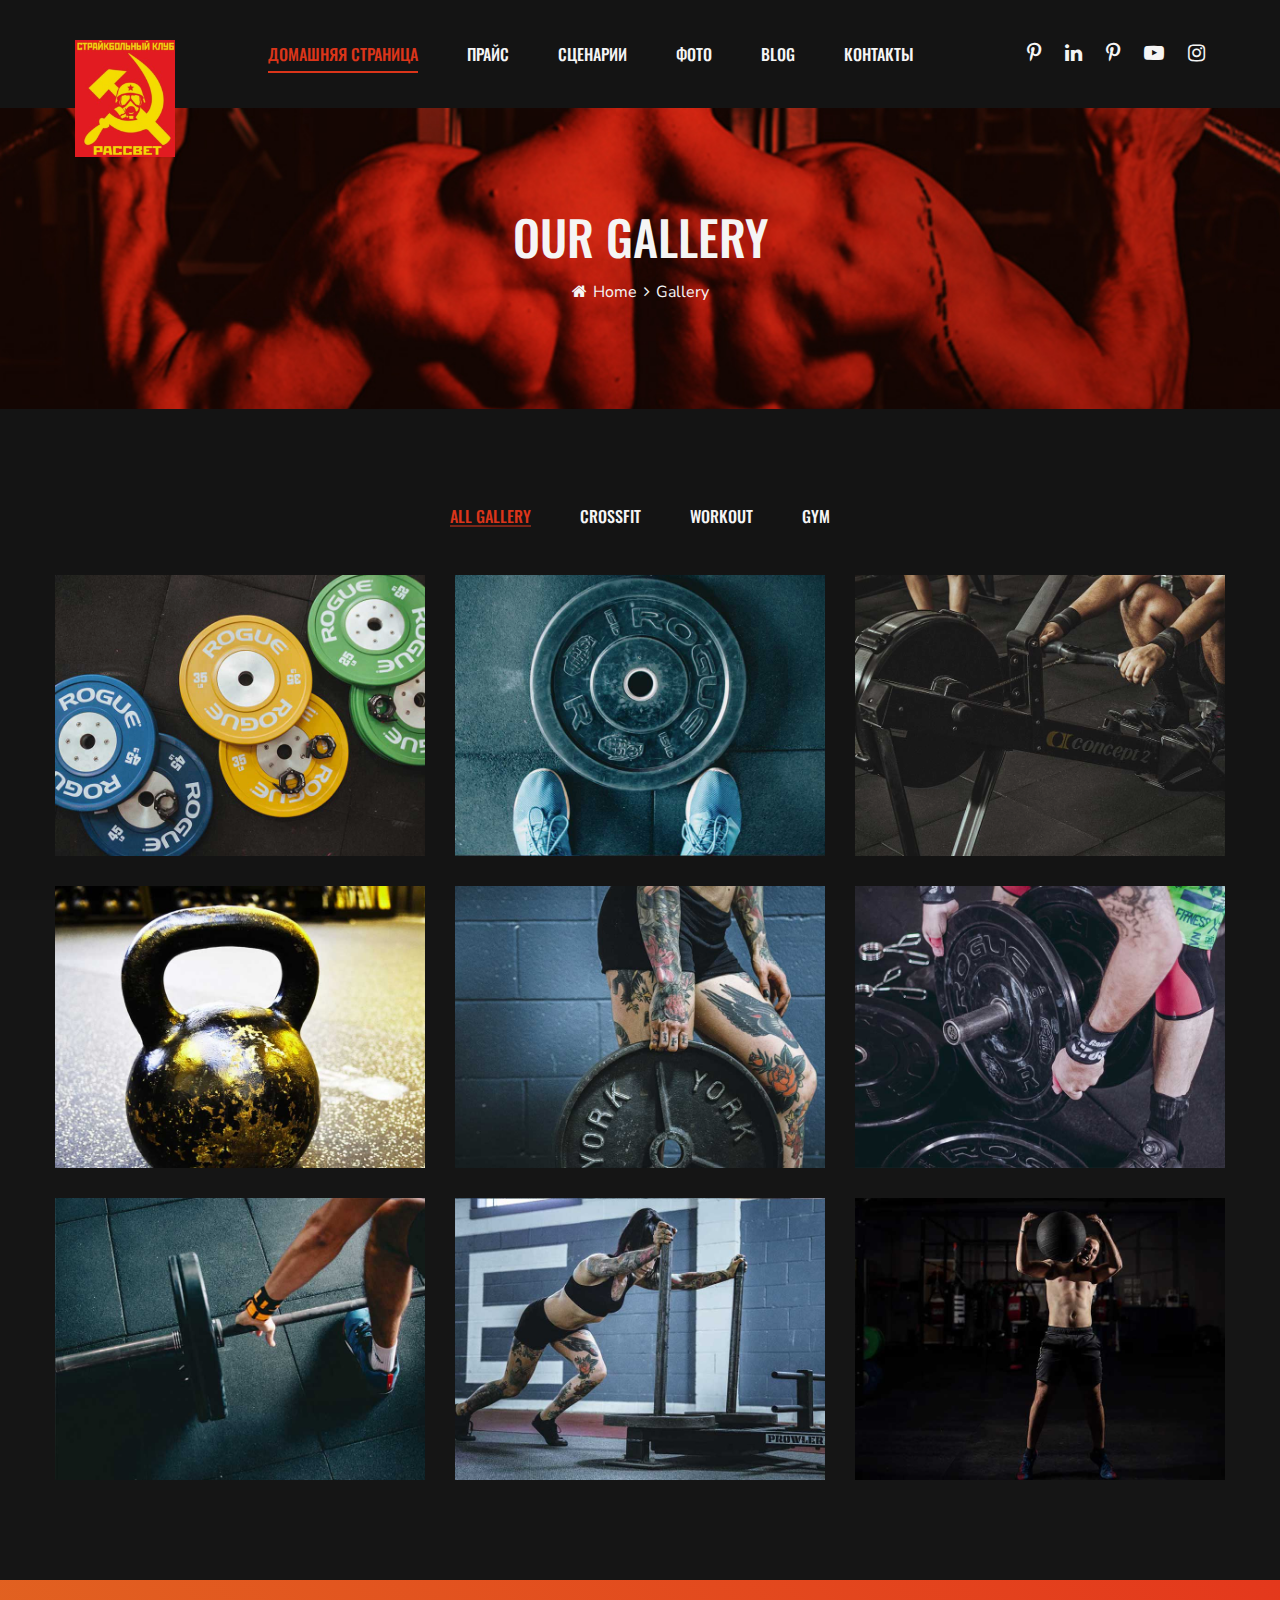
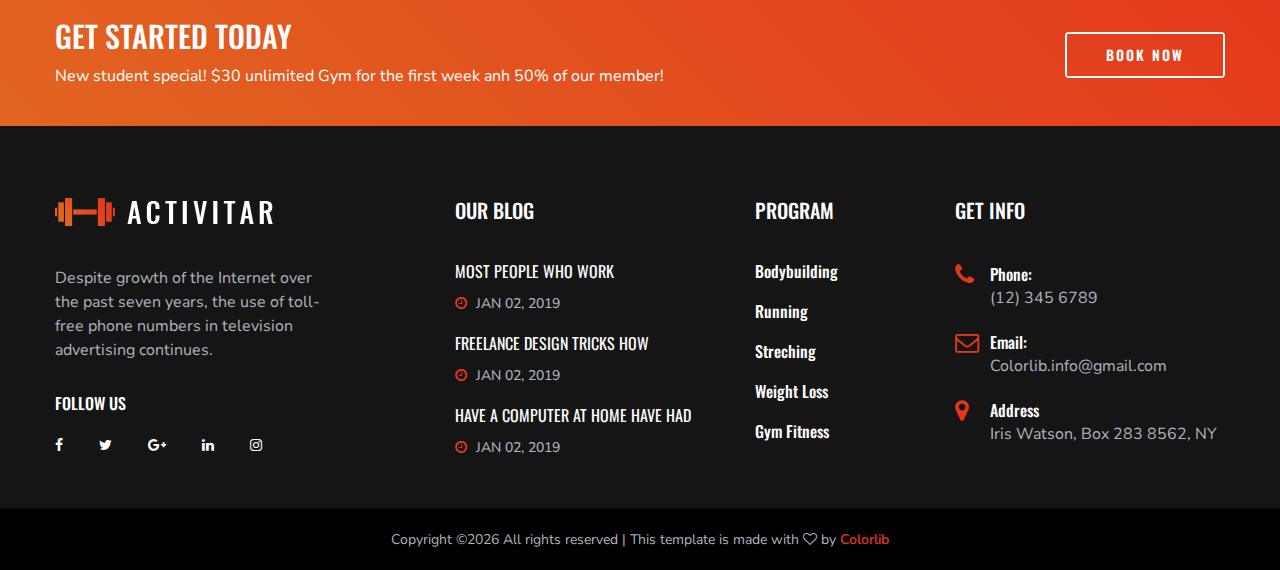
<file: gallery.html>
<!DOCTYPE html>
<html lang="zxx">

<head>
    <meta charset="UTF-8">
    <meta name="description" content="Activitar Template">
    <meta name="keywords" content="Activitar, unica, creative, html">
    <meta name="viewport" content="width=device-width, initial-scale=1.0">
    <meta http-equiv="X-UA-Compatible" content="ie=edge">
    <title>Activitar | Template</title>

    <!-- Google Font -->
    <link href="https://fonts.googleapis.com/css?family=Nunito+Sans:400,600,700,800,900&display=swap" rel="stylesheet">
    <link href="https://fonts.googleapis.com/css?family=Oswald:300,400,500,600,700&display=swap" rel="stylesheet">

    <!-- Css Styles -->
    <link rel="stylesheet" href="css/bootstrap.min.css" type="text/css">
    <link rel="stylesheet" href="css/font-awesome.min.css" type="text/css">
    <link rel="stylesheet" href="css/elegant-icons.css" type="text/css">
    <link rel="stylesheet" href="css/nice-select.css" type="text/css">
    <link rel="stylesheet" href="css/owl.carousel.min.css" type="text/css">
    <link rel="stylesheet" href="css/magnific-popup.css" type="text/css">
    <link rel="stylesheet" href="css/slicknav.min.css" type="text/css">
    <link rel="stylesheet" href="css/style.css" type="text/css">
</head>

<body>
    <!-- Page Preloder -->
    <div id="preloder">
        <div class="loader"></div>
    </div>

    <!-- Header Section Begin -->
    <header class="header-section header-normal">
        <div class="container-fluid">
            <div class="logo">
                <a href="./index.html">
                    <img src="img/logoRassvet.png" alt="">
                </a>
            </div>
            <div class="top-social">
                <a href="#"><i class="fa fa-pinterest-p"></i></a>
                <a href="#"><i class="fa fa-linkedin"></i></a>
                <a href="#"><i class="fa fa-pinterest-p"></i></a>
                <a href="#"><i class="fa fa-youtube-play"></i></a>
                <a href="#"><i class="fa fa-instagram"></i></a>
            </div>
            <div class="container">
                <div class="nav-menu">
                    <nav class="mainmenu mobile-menu">
                        <ul>
                            <li class="active"><a href="./index.html">Домашняя страница</a></li>
                            <li><a href="./about-us.html">Прайс</a></li>
                            <li><a href="./schedule.html">Сценарии</a></li>
                            <li><a href="./gallery.html">Фото</a></li>
                            <li><a href="./blog.html">Blog</a>
                                <ul class="dropdown">
                                    <li><a href="./about-us.html">About Us</a></li>
                                    <li><a href="./blog-single.html">Blog Details</a></li>
                                </ul>
                            </li>
                            <li><a href="./contact.html">Контакты</a></li>
                        </ul>
                    </nav>
                </div>
            </div>
            <div id="mobile-menu-wrap"></div>
        </div>
    </header>
    <!-- Header End -->

    <!-- Breadcrumb Section Begin -->
    <section class="breadcrumb-section set-bg spad" data-setbg="img/about-bread.jpg">
        <div class="container">
            <div class="row">
                <div class="col-lg-12">
                    <div class="breadcrumb-text">
                        <h2>Our Gallery</h2>
                        <div class="breadcrumb-controls">
                            <a href="#"><i class="fa fa-home"></i> Home</a>
                            <span>Gallery</span>
                        </div>
                    </div>
                </div>
            </div>
        </div>
    </section>
    <!-- Breadcrumb End -->

    <!-- Gallery Section Begin -->
    <section class="gallery-section spad">
        <div class="container">
            <div class="row">
                <div class="col-lg-12">
                    <div class="gallery-controls">
                        <ul>
                            <li class="active" data-filter="*">All GALLERY</li>
                            <li data-filter=".crossfit">Crossfit</li>
                            <li data-filter=".workout">Workout</li>
                            <li data-filter=".gym">GYM</li>
                        </ul>
                    </div>
                </div>
            </div>
            <div class="row gallery-filter">
                <div class="col-lg-4 col-sm-6 mix crossfit workout">
                    <div class="gallery-item">
                        <img src="img/gallery/gallery-1.jpg"" alt="">
                        <div class="gi-hover-warp">
                            <div class="gi-hover">
                                <a href="img/gallery/gallery-1.jpg" class="image-popup"><i class="fa fa-search-plus"></i></a>
                                <a href="#"><i class="fa fa-chain"></i></a>
                                <h6>Time to Try a Bodyweight Workout <span>Run, Walk, Swimming</span></h6>
                            </div>
                        </div>
                    </div>
                </div>
                <div class="col-lg-4 col-sm-6 mix workout gym">
                    <div class="gallery-item">
                        <img src="img/gallery/gallery-2.jpg"" alt="">
                        <div class="gi-hover-warp">
                            <div class="gi-hover">
                                <a href="img/gallery/gallery-2.jpg" class="image-popup"><i class="fa fa-search-plus"></i></a>
                                <a href="#"><i class="fa fa-chain"></i></a>
                                <h6>Time to Try a Bodyweight Workout <span>Run, Walk, Swimming</span></h6>
                            </div>
                        </div>
                    </div>
                </div>
                <div class="col-lg-4 col-sm-6 mix workout">
                    <div class="gallery-item">
                        <img src="img/gallery/gallery-3.jpg"" alt="">
                        <div class="gi-hover-warp">
                            <div class="gi-hover">
                                <a href="img/gallery/gallery-3.jpg" class="image-popup"><i class="fa fa-search-plus"></i></a>
                                <a href="#"><i class="fa fa-chain"></i></a>
                                <h6>Time to Try a Bodyweight Workout <span>Run, Walk, Swimming</span></h6>
                            </div>
                        </div>
                    </div>
                </div>
                <div class="col-lg-4 col-sm-6 mix gym">
                    <div class="gallery-item">
                        <img src="img/gallery/gallery-4.jpg"" alt="">
                        <div class="gi-hover-warp">
                            <div class="gi-hover">
                                <a href="img/gallery/gallery-4.jpg" class="image-popup"><i
                                        class="fa fa-search-plus"></i></a>
                                <a href="#"><i class="fa fa-chain"></i></a>
                                <h6>Time to Try a Bodyweight Workout <span>Run, Walk, Swimming</span></h6>
                            </div>
                        </div>
                    </div>
                </div>
                <div class="col-lg-4 col-sm-6 mix crossfit">
                    <div class="gallery-item">
                        <img src="img/gallery/gallery-5.jpg"" alt="">
                        <div class="gi-hover-warp">
                            <div class="gi-hover">
                                <a href="img/gallery/gallery-5.jpg" class="image-popup"><i class="fa fa-search-plus"></i></a>
                                <a href="#"><i class="fa fa-chain"></i></a>
                                <h6>Time to Try a Bodyweight Workout <span>Run, Walk, Swimming</span></h6>
                            </div>
                        </div>
                    </div>
                </div>
                <div class="col-lg-4 col-sm-6 mix gym crossfit">
                    <div class="gallery-item">
                        <img src="img/gallery/gallery-6.jpg"" alt="">
                        <div class="gi-hover-warp">
                            <div class="gi-hover">
                                <a href="img/gallery/gallery-6.jpg" class="image-popup"><i
                                        class="fa fa-search-plus"></i></a>
                                <a href="#"><i class="fa fa-chain"></i></a>
                                <h6>Time to Try a Bodyweight Workout <span>Run, Walk, Swimming</span></h6>
                            </div>
                        </div>
                    </div>
                </div>
                <div class="col-lg-4 col-sm-6 mix workout">
                    <div class="gallery-item">
                        <img src="img/gallery/gallery-7.jpg"" alt="">
                        <div class="gi-hover-warp">
                            <div class="gi-hover">
                                <a href="img/gallery/gallery-7.jpg" class="image-popup"><i
                                        class="fa fa-search-plus"></i></a>
                                <a href="#"><i class="fa fa-chain"></i></a>
                                <h6>Time to Try a Bodyweight Workout <span>Run, Walk, Swimming</span></h6>
                            </div>
                        </div>
                    </div>
                </div>
                <div class="col-lg-4 col-sm-6 mix crossfit gym">
                    <div class="gallery-item">
                        <img src="img/gallery/gallery-8.jpg"" alt="">
                        <div class="gi-hover-warp">
                            <div class="gi-hover">
                                <a href="img/gallery/gallery-8.jpg" class="image-popup"><i
                                        class="fa fa-search-plus"></i></a>
                                <a href="#"><i class="fa fa-chain"></i></a>
                                <h6>Time to Try a Bodyweight Workout <span>Run, Walk, Swimming</span></h6>
                            </div>
                        </div>
                    </div>
                </div>
                <div class="col-lg-4 col-sm-6 mix crossfit gym workout">
                    <div class="gallery-item">
                        <img src="img/gallery/gallery-9.jpg"" alt="">
                        <div class="gi-hover-warp">
                            <div class="gi-hover">
                                <a href="img/gallery/gallery-9.jpg" class="image-popup"><i
                                        class="fa fa-search-plus"></i></a>
                                <a href="#"><i class="fa fa-chain"></i></a>
                                <h6>Time to Try a Bodyweight Workout <span>Run, Walk, Swimming</span></h6>
                            </div>
                        </div>
                    </div>
                </div>
            </div>
        </div>
    </section>
    <!-- Gallery Section End -->

    <!-- Cta Section Begin -->
    <section class="cta-section">
        <div class="container">
            <div class="row">
                <div class="col-lg-12">
                    <div class="cta-text">
                        <h3>GeT Started Today</h3>
                        <p>New student special! $30 unlimited Gym for the first week anh 50% of our member!</p>
                    </div>
                    <a href="#" class="primary-btn cta-btn">book now</a>
                </div>
            </div>
        </div>
    </section>
    <!-- Cta Section End -->

    <!-- Footer Section Begin -->
    <footer class="footer-section">
        <div class="container">
            <div class="row">
                <div class="col-lg-3">
                    <div class="footer-logo-item">
                        <div class="f-logo">
                            <a href="#"><img src="img/logo.png" alt=""></a>
                        </div>
                        <p>Despite growth of the Internet over the past seven years, the use of toll-free phone numbers
                            in television advertising continues.</p>
                        <div class="social-links">
                            <h6>Follow us</h6>
                            <a href="#"><i class="fa fa-facebook"></i></a>
                            <a href="#"><i class="fa fa-twitter"></i></a>
                            <a href="#"><i class="fa fa-google-plus"></i></a>
                            <a href="#"><i class="fa fa-linkedin"></i></a>
                            <a href="#"><i class="fa fa-instagram"></i></a>
                        </div>
                    </div>
                </div>
                <div class="col-lg-3 offset-lg-1">
                    <div class="footer-widget">
                        <h5>Our Blog</h5>
                        <div class="footer-blog">
                            <a href="#" class="fb-item">
                                <h6>Most people who work</h6>
                                <span class="blog-time"><i class="fa fa-clock-o"></i> Jan 02, 2019</span>
                            </a>
                            <a href="#" class="fb-item">
                                <h6>Freelance Design Tricks How </h6>
                                <span class="blog-time"><i class="fa fa-clock-o"></i> Jan 02, 2019</span>
                            </a>
                            <a href="#" class="fb-item">
                                <h6>have a computer at home have had </h6>
                                <span class="blog-time"><i class="fa fa-clock-o"></i> Jan 02, 2019</span>
                            </a>
                        </div>
                    </div>
                </div>
                <div class="col-lg-2">
                    <div class="footer-widget">
                        <h5>Program</h5>
                        <ul class="workout-program">
                            <li><a href="#">Bodybuilding</a></li>
                            <li><a href="#">Running</a></li>
                            <li><a href="#">Streching</a></li>
                            <li><a href="#">Weight Loss</a></li>
                            <li><a href="#">Gym Fitness</a></li>
                        </ul>
                    </div>
                </div>
                <div class="col-lg-3">
                    <div class="footer-widget">
                        <h5>Get Info</h5>
                        <ul class="footer-info">
                            <li>
                                <i class="fa fa-phone"></i>
                                <span>Phone:</span>
                                (12) 345 6789
                            </li>
                            <li>
                                <i class="fa fa-envelope-o"></i>
                                <span>Email:</span>
                                Colorlib.info@gmail.com
                            </li>
                            <li>
                                <i class="fa fa-map-marker"></i>
                                <span>Address</span>
                                Iris Watson, Box 283 8562, NY
                            </li>
                        </ul>
                    </div>
                </div>
            </div>
        </div>
        <div class="copyright-text">
            <div class="container">
                <div class="row">
                    <div class="col-lg-12 text-center">
                        <div class="ct-inside"><!-- Link back to Colorlib can't be removed. Template is licensed under CC BY 3.0. -->
Copyright &copy;<script>document.write(new Date().getFullYear());</script> All rights reserved | This template is made with <i class="fa fa-heart-o" aria-hidden="true"></i> by <a href="https://colorlib.com" target="_blank">Colorlib</a>
<!-- Link back to Colorlib can't be removed. Template is licensed under CC BY 3.0. --> </div>
                    </div>
                </div>
            </div>
        </div>
    </footer>
    <!-- Footer Section End -->

    <!-- Js Plugins -->
    <script src="js/jquery-3.3.1.min.js"></script>
    <script src="js/bootstrap.min.js"></script>
    <script src="js/jquery.magnific-popup.min.js"></script>
    <script src="js/mixitup.min.js"></script>
    <script src="js/jquery.nice-select.min.js"></script>
    <script src="js/jquery.slicknav.js"></script>
    <script src="js/owl.carousel.min.js"></script>
    <script src="js/masonry.pkgd.min.js"></script>
    <script src="js/main.js"></script>
</body>

</html>
</file>
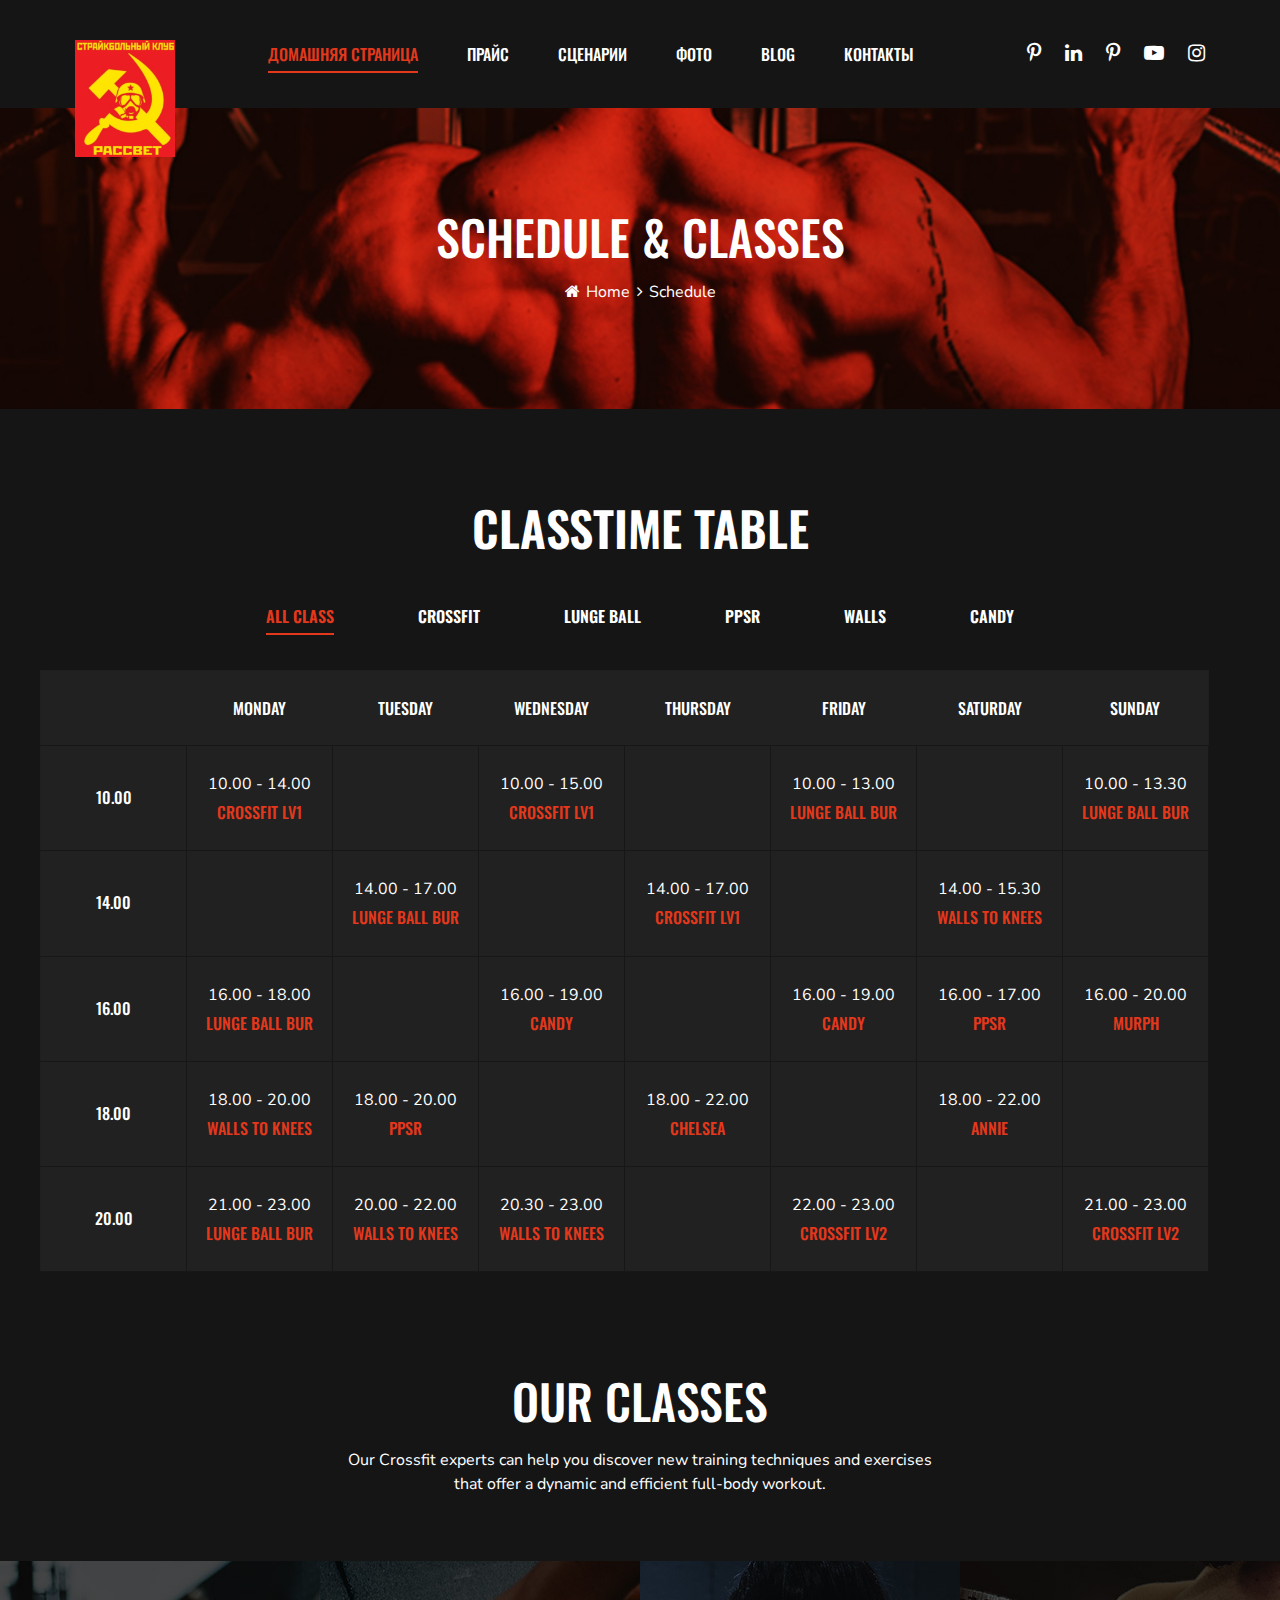
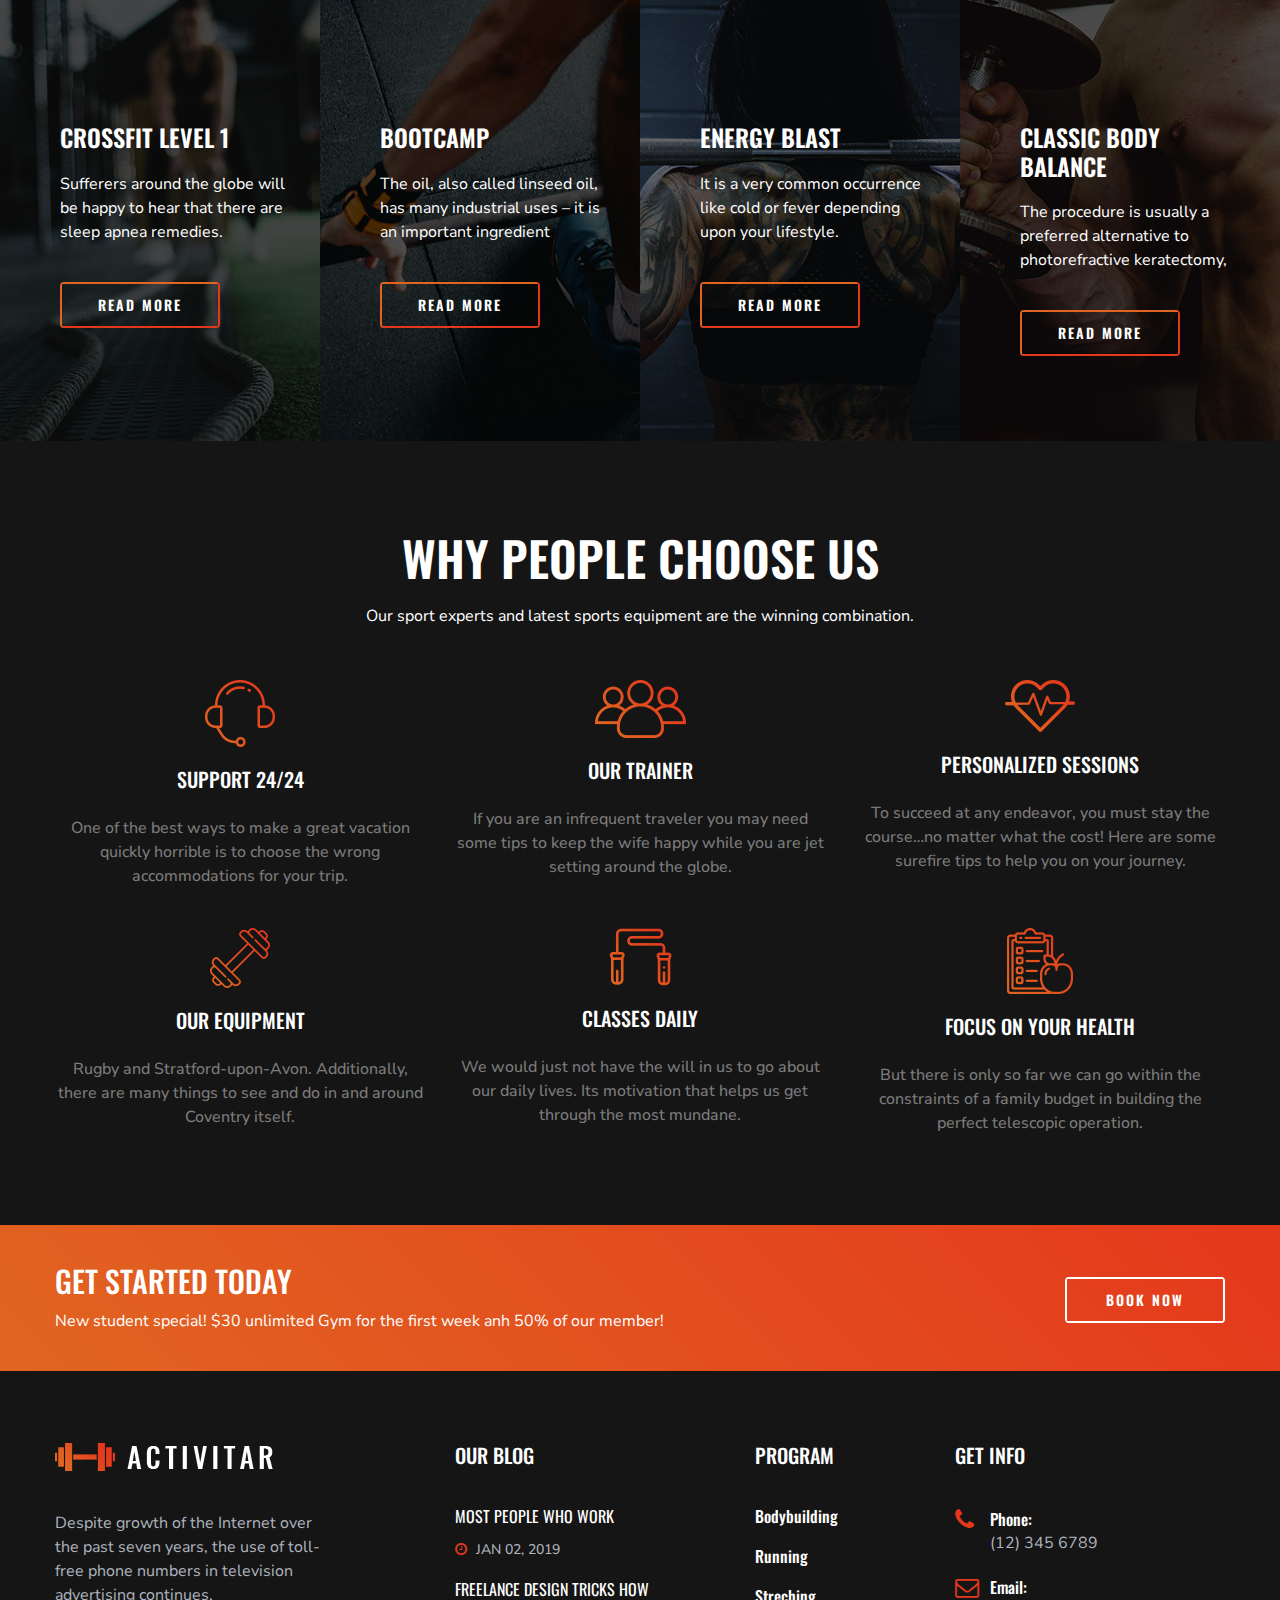
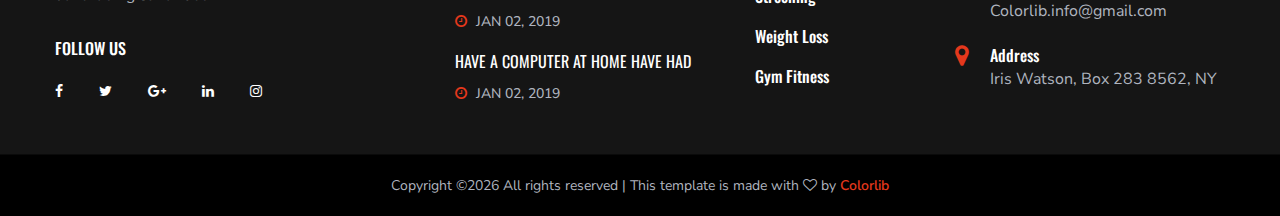
<file: schedule.html>
<!DOCTYPE html>
<html lang="zxx">

<head>
    <meta charset="UTF-8">
    <meta name="description" content="Activitar Template">
    <meta name="keywords" content="Activitar, unica, creative, html">
    <meta name="viewport" content="width=device-width, initial-scale=1.0">
    <meta http-equiv="X-UA-Compatible" content="ie=edge">
    <title>Activitar | Template</title>

    <!-- Google Font -->
    <link href="https://fonts.googleapis.com/css?family=Nunito+Sans:400,600,700,800,900&display=swap" rel="stylesheet">
    <link href="https://fonts.googleapis.com/css?family=Oswald:300,400,500,600,700&display=swap" rel="stylesheet">

    <!-- Css Styles -->
    <link rel="stylesheet" href="css/bootstrap.min.css" type="text/css">
    <link rel="stylesheet" href="css/font-awesome.min.css" type="text/css">
    <link rel="stylesheet" href="css/elegant-icons.css" type="text/css">
    <link rel="stylesheet" href="css/nice-select.css" type="text/css">
    <link rel="stylesheet" href="css/owl.carousel.min.css" type="text/css">
    <link rel="stylesheet" href="css/magnific-popup.css" type="text/css">
    <link rel="stylesheet" href="css/slicknav.min.css" type="text/css">
    <link rel="stylesheet" href="css/style.css" type="text/css">
</head>

<body>
    <!-- Page Preloder -->
    <div id="preloder">
        <div class="loader"></div>
    </div>

    <!-- Header Section Begin -->
    <header class="header-section header-normal">
        <div class="container-fluid">
            <div class="logo">
                <a href="./index.html">
                    <img src="img/logoRassvet.png" alt="">
                </a>
            </div>
            <div class="top-social">
                <a href="#"><i class="fa fa-pinterest-p"></i></a>
                <a href="#"><i class="fa fa-linkedin"></i></a>
                <a href="#"><i class="fa fa-pinterest-p"></i></a>
                <a href="#"><i class="fa fa-youtube-play"></i></a>
                <a href="#"><i class="fa fa-instagram"></i></a>
            </div>
            <div class="container">
                <div class="nav-menu">
                    <nav class="mainmenu mobile-menu">
                        <ul>
                            <li class="active"><a href="./index.html">Домашняя страница</a></li>
                            <li><a href="./about-us.html">Прайс</a></li>
                            <li><a href="./schedule.html">Сценарии</a></li>
                            <li><a href="./gallery.html">Фото</a></li>
                            <li><a href="./blog.html">Blog</a>
                                <ul class="dropdown">
                                    <li><a href="./about-us.html">About Us</a></li>
                                    <li><a href="./blog-single.html">Blog Details</a></li>
                                </ul>
                            </li>
                            <li><a href="./contact.html">Контакты</a></li>
                        </ul>
                    </nav>
                </div>
            </div>
            <div id="mobile-menu-wrap"></div>
        </div>
    </header>
    <!-- Header End -->

    <!-- Breadcrumb Section Begin -->
    <section class="breadcrumb-section set-bg spad" data-setbg="img/about-bread.jpg">
        <div class="container">
            <div class="row">
                <div class="col-lg-12">
                    <div class="breadcrumb-text">
                        <h2>SCHEDULE & CLASSES</h2>
                        <div class="breadcrumb-controls">
                            <a href="#"><i class="fa fa-home"></i> Home</a>
                            <span>Schedule</span>
                        </div>
                    </div>
                </div>
            </div>
        </div>
    </section>
    <!-- Breadcrumb End -->

    <!-- Class Time Section Begin -->
    <section class="classtime-section class-time-table spad">
        <div class="container">
            <div class="row">
                <div class="col-lg-12 text-center">
                    <div class="section-title">
                        <h2>Classtime Table</h2>
                    </div>
                </div>
            </div>
            <div class="row">
                <div class="col-lg-12">
                    <div class="timetable-controls">
                        <ul>
                            <li class="active" data-tsfilter="all">all class</li>
                            <li data-tsfilter="crossfit">crossfit</li>
                            <li data-tsfilter="lunge">lunge ball</li>
                            <li data-tsfilter="ppsr">ppsr</li>
                            <li data-tsfilter="walls">walls</li>
                            <li data-tsfilter="candy">candy</li>
                        </ul>
                    </div>
                </div>
            </div>
            <div class="row">
                <div class="classtime-table">
                    <table>
                        <thead>
                            <tr>
                                <th></th>
                                <th>Monday</th>
                                <th>Tuesday</th>
                                <th>Wednesday</th>
                                <th>Thursday</th>
                                <th>Friday</th>
                                <th>Saturday</th>
                                <th>Sunday</th>
                            </tr>
                        </thead>
                        <tbody>
                            <tr>
                                <td class="workout-time">10.00</td>
                                <td class="hover-bg ts-item" data-tsmeta="crossfit">
                                    <span>10.00 - 14.00</span>
                                    <h6>Crossfit lv1</h6>
                                </td>
                                <td></td>
                                <td class="hover-bg ts-item" data-tsmeta="crossfit">
                                    <span>10.00 - 15.00</span>
                                    <h6>Crossfit lv1</h6>
                                </td>
                                <td></td>
                                <td class="hover-bg ts-item" data-tsmeta="lunge">
                                    <span>10.00 - 13.00</span>
                                    <h6>Lunge Ball Bur</h6>
                                </td>
                                <td></td>
                                <td class="hover-bg ts-item" data-tsmeta="lunge">
                                    <span>10.00 - 13.30</span>
                                    <h6>Lunge Ball Bur</h6>
                                </td>
                            </tr>
                            <tr>
                                <td class="workout-time">14.00</td>
                                <td></td>
                                <td class="hover-bg ts-item" data-tsmeta="lunge">
                                    <span>14.00 - 17.00</span>
                                    <h6>Lunge Ball Bur</h6>
                                </td>
                                <td></td>
                                <td class="hover-bg ts-item" data-tsmeta="crossfit">
                                    <span>14.00 - 17.00</span>
                                    <h6>Crossfit lv1</h6>
                                </td>
                                <td></td>
                                <td class="hover-bg ts-item" data-tsmeta="walls">
                                    <span>14.00 - 15.30</span>
                                    <h6>Walls to Knees</h6>
                                </td>
                                <td></td>
                            </tr>
                            <tr>
                                <td class="workout-time">16.00</td>
                                <td class="hover-bg ts-item" data-tsmeta="lunge">
                                    <span>16.00 - 18.00</span>
                                    <h6>Lunge Ball Bur</h6>
                                </td>
                                <td></td>
                                <td class="hover-bg ts-item" data-tsmeta="candy">
                                    <span>16.00 - 19.00</span>
                                    <h6>Candy</h6>
                                </td>
                                <td></td>
                                <td class="hover-bg ts-item" data-tsmeta="candy">
                                    <span>16.00 - 19.00</span>
                                    <h6>Candy</h6>
                                </td>
                                <td class="hover-bg ts-item" data-tsmeta="ppsr">
                                    <span>16.00 - 17.00</span>
                                    <h6>Ppsr</h6>
                                </td>
                                <td class="hover-bg ts-item" data-tsmeta="murph">
                                    <span>16.00 - 20.00</span>
                                    <h6>murph</h6>
                                </td>
                            </tr>
                            <tr>
                                <td class="workout-time">18.00</td>
                                <td class="hover-bg ts-item" data-tsmeta="walls">
                                    <span>18.00 - 20.00</span>
                                    <h6>Walls to Knees</h6>
                                </td>
                                <td class="hover-bg ts-item" data-tsmeta="ppsr">
                                    <span>18.00 - 20.00</span>
                                    <h6>ppsr</h6>
                                </td>
                                <td></td>
                                <td class="hover-bg ts-item" data-tsmeta="chelsea">
                                    <span>18.00 - 22.00</span>
                                    <h6>Chelsea</h6>
                                </td>
                                <td></td>
                                <td class="hover-bg ts-item" data-tsmeta="annie">
                                    <span>18.00 - 22.00</span>
                                    <h6>annie</h6>
                                </td>
                                <td></td>
                            </tr>
                            <tr>
                                <td class="workout-time">20.00</td>
                                <td class="hover-bg ts-item" data-tsmeta="lunge">
                                    <span>21.00 - 23.00</span>
                                    <h6>Lunge Ball Bur</h6>
                                </td>
                                <td class="hover-bg ts-item" data-tsmeta="walls">
                                    <span>20.00 - 22.00</span>
                                    <h6>Walls to Knees</h6>
                                </td>
                                <td class="hover-bg ts-item" data-tsmeta="walls">
                                    <span>20.30 - 23.00</span>
                                    <h6>Walls to Knees</h6>
                                </td>
                                <td></td>
                                <td class="hover-bg ts-item" data-tsmeta="crossfit">
                                    <span>22.00 - 23.00</span>
                                    <h6>Crossfit Lv2</h6>
                                </td>
                                <td></td>
                                <td class="hover-bg ts-item" data-tsmeta="crossfit">
                                    <span>21.00 - 23.00</span>
                                    <h6>Crossfit Lv2</h6>
                                </td>
                            </tr>
                        </tbody>
                    </table>
                </div>
            </div>
        </div>
    </section>
    <!-- Class Time Section End -->

    <!-- Classes Section Begin -->
    <section class="classes-section schedule-page">
        <div class="class-title">
            <div class="container">
                <div class="row">
                    <div class="col-lg-12 text-center">
                        <div class="section-title">
                            <h2>Our Classes</h2>
                            <p>Our Crossfit experts can help you discover new training techniques and exercises
                                <br />that offer a dynamic and efficient full-body workout.</p>
                        </div>
                    </div>
                </div>
            </div>
        </div>
        <div class="container-fluid">
            <div class="row">
                <div class="col-lg-3">
                    <div class="classes-item set-bg" data-setbg="img/classes/class-1.jpg">
                        <h4>Crossfit Level 1</h4>
                        <p>Sufferers around the globe will be happy to hear that there are sleep apnea remedies.</p>
                        <a href="#" class="primary-btn class-btn">Read More</a>
                    </div>
                </div>
                <div class="col-lg-3">
                    <div class="classes-item set-bg" data-setbg="img/classes/class-2.jpg">
                        <h4>BootCamp</h4>
                        <p>The oil, also called linseed oil, has many industrial uses – it is an important ingredient
                        </p>
                        <a href="#" class="primary-btn class-btn">Read More</a>
                    </div>
                </div>
                <div class="col-lg-3">
                    <div class="classes-item set-bg" data-setbg="img/classes/class-3.jpg">
                        <h4>Energy Blast</h4>
                        <p>It is a very common occurrence like cold or fever depending upon your lifestyle. </p>
                        <a href="#" class="primary-btn class-btn">Read More</a>
                    </div>
                </div>
                <div class="col-lg-3">
                    <div class="classes-item set-bg" data-setbg="img/classes/class-4.jpg">
                        <h4>CLASSIC BODY BALANCE</h4>
                        <p>The procedure is usually a preferred alternative to photorefractive keratectomy,</p>
                        <a href="#" class="primary-btn class-btn">Read More</a>
                    </div>
                </div>
            </div>
        </div>
    </section>
    <!-- Classes Section End -->

    <!-- Choseus Section Begin -->
    <section class="chooseus-section schedule-page spad">
        <div class="container">
            <div class="row">
                <div class="col-lg-12">
                    <div class="section-title">
                        <h2>Why People Choose Us</h2>
                        <p>Our sport experts and latest sports equipment are the winning combination.</p>
                    </div>
                </div>
            </div>
            <div class="row">
                <div class="col-lg-4">
                    <div class="choose-item">
                        <img src="img/icons/chose-icon-1.png" alt="">
                        <h5>Support 24/24</h5>
                        <p>One of the best ways to make a great vacation quickly horrible is to choose the wrong
                            accommodations for your trip. </p>
                    </div>
                </div>
                <div class="col-lg-4">
                    <div class="choose-item">
                        <img src="img/icons/chose-icon-2.png" alt="">
                        <h5>Our trainer</h5>
                        <p>If you are an infrequent traveler you may need some tips to keep the wife happy while you are
                            jet setting around the globe.</p>
                    </div>
                </div>
                <div class="col-lg-4">
                    <div class="choose-item">
                        <img src="img/icons/chose-icon-3.png" alt="">
                        <h5>Personalized sessions</h5>
                        <p>To succeed at any endeavor, you must stay the course…no matter what the cost! Here are some
                            surefire tips to help you on your journey.</p>
                    </div>
                </div>
                <div class="col-lg-4">
                    <div class="choose-item">
                        <img src="img/icons/chose-icon-4.png" alt="">
                        <h5>Our equipment</h5>
                        <p>Rugby and Stratford-upon-Avon. Additionally, there are many things to see and do in and
                            around Coventry itself.</p>
                    </div>
                </div>
                <div class="col-lg-4">
                    <div class="choose-item">
                        <img src="img/icons/chose-icon-5.png" alt="">
                        <h5>Classes daily</h5>
                        <p>We would just not have the will in us to go about our daily lives. Its motivation that helps
                            us get through the most mundane.</p>
                    </div>
                </div>
                <div class="col-lg-4">
                    <div class="choose-item">
                        <img src="img/icons/chose-icon-6.png" alt="">
                        <h5>Focus on your health</h5>
                        <p>But there is only so far we can go within the constraints of a family budget in building the
                            perfect telescopic operation.</p>
                    </div>
                </div>
            </div>
        </div>
    </section>
    <!-- Choseus Section End -->

    <!-- Cta Section Begin -->
    <section class="cta-section">
        <div class="container">
            <div class="row">
                <div class="col-lg-12">
                    <div class="cta-text">
                        <h3>GeT Started Today</h3>
                        <p>New student special! $30 unlimited Gym for the first week anh 50% of our member!</p>
                    </div>
                    <a href="#" class="primary-btn cta-btn">book now</a>
                </div>
            </div>
        </div>
    </section>
    <!-- Cta Section End -->

    <!-- Footer Section Begin -->
    <footer class="footer-section">
        <div class="container">
            <div class="row">
                <div class="col-lg-3">
                    <div class="footer-logo-item">
                        <div class="f-logo">
                            <a href="#"><img src="img/logo.png" alt=""></a>
                        </div>
                        <p>Despite growth of the Internet over the past seven years, the use of toll-free phone numbers
                            in television advertising continues.</p>
                        <div class="social-links">
                            <h6>Follow us</h6>
                            <a href="#"><i class="fa fa-facebook"></i></a>
                            <a href="#"><i class="fa fa-twitter"></i></a>
                            <a href="#"><i class="fa fa-google-plus"></i></a>
                            <a href="#"><i class="fa fa-linkedin"></i></a>
                            <a href="#"><i class="fa fa-instagram"></i></a>
                        </div>
                    </div>
                </div>
                <div class="col-lg-3 offset-lg-1">
                    <div class="footer-widget">
                        <h5>Our Blog</h5>
                        <div class="footer-blog">
                            <a href="#" class="fb-item">
                                <h6>Most people who work</h6>
                                <span class="blog-time"><i class="fa fa-clock-o"></i> Jan 02, 2019</span>
                            </a>
                            <a href="#" class="fb-item">
                                <h6>Freelance Design Tricks How </h6>
                                <span class="blog-time"><i class="fa fa-clock-o"></i> Jan 02, 2019</span>
                            </a>
                            <a href="#" class="fb-item">
                                <h6>have a computer at home have had </h6>
                                <span class="blog-time"><i class="fa fa-clock-o"></i> Jan 02, 2019</span>
                            </a>
                        </div>
                    </div>
                </div>
                <div class="col-lg-2">
                    <div class="footer-widget">
                        <h5>Program</h5>
                        <ul class="workout-program">
                            <li><a href="#">Bodybuilding</a></li>
                            <li><a href="#">Running</a></li>
                            <li><a href="#">Streching</a></li>
                            <li><a href="#">Weight Loss</a></li>
                            <li><a href="#">Gym Fitness</a></li>
                        </ul>
                    </div>
                </div>
                <div class="col-lg-3">
                    <div class="footer-widget">
                        <h5>Get Info</h5>
                        <ul class="footer-info">
                            <li>
                                <i class="fa fa-phone"></i>
                                <span>Phone:</span>
                                (12) 345 6789
                            </li>
                            <li>
                                <i class="fa fa-envelope-o"></i>
                                <span>Email:</span>
                                Colorlib.info@gmail.com
                            </li>
                            <li>
                                <i class="fa fa-map-marker"></i>
                                <span>Address</span>
                                Iris Watson, Box 283 8562, NY
                            </li>
                        </ul>
                    </div>
                </div>
            </div>
        </div>
        <div class="copyright-text">
            <div class="container">
                <div class="row">
                    <div class="col-lg-12 text-center">
                        <div class="ct-inside"><!-- Link back to Colorlib can't be removed. Template is licensed under CC BY 3.0. -->
Copyright &copy;<script>document.write(new Date().getFullYear());</script> All rights reserved | This template is made with <i class="fa fa-heart-o" aria-hidden="true"></i> by <a href="https://colorlib.com" target="_blank">Colorlib</a>
<!-- Link back to Colorlib can't be removed. Template is licensed under CC BY 3.0. --></div>
                    </div>
                </div>
            </div>
        </div>
    </footer>
    <!-- Footer Section End -->

    <!-- Js Plugins -->
    <script src="js/jquery-3.3.1.min.js"></script>
    <script src="js/bootstrap.min.js"></script>
    <script src="js/jquery.magnific-popup.min.js"></script>
    <script src="js/mixitup.min.js"></script>
    <script src="js/jquery.nice-select.min.js"></script>
    <script src="js/jquery.slicknav.js"></script>
    <script src="js/owl.carousel.min.js"></script>
    <script src="js/masonry.pkgd.min.js"></script>
    <script src="js/main.js"></script>
</body>

</html>
</file>
<file: css/elegant-icons.css>
@font-face {
	font-family: 'ElegantIcons';
	src:url('../fonts/ElegantIcons.eot');
	src:url('../fonts/ElegantIcons.eot?#iefix') format('embedded-opentype'),
		url('../fonts/ElegantIcons.woff') format('woff'),
		url('../fonts/ElegantIcons.ttf') format('truetype'),
		url('../fonts/ElegantIcons.svg#ElegantIcons') format('svg');
	font-weight: normal;
	font-style: normal;
}

/* Use the following CSS code if you want to use data attributes for inserting your icons */
[data-icon]:before {
	font-family: 'ElegantIcons';
	content: attr(data-icon);
	speak: none;
	font-weight: normal;
	font-variant: normal;
	text-transform: none;
	line-height: 1;
	-webkit-font-smoothing: antialiased;
	-moz-osx-font-smoothing: grayscale;
}

/* Use the following CSS code if you want to have a class per icon */
/*
Instead of a list of all class selectors,
you can use the generic selector below, but it's slower:
[class*="your-class-prefix"] {
*/
.arrow_up, .arrow_down, .arrow_left, .arrow_right, .arrow_left-up, .arrow_right-up, .arrow_right-down, .arrow_left-down, .arrow-up-down, .arrow_up-down_alt, .arrow_left-right_alt, .arrow_left-right, .arrow_expand_alt2, .arrow_expand_alt, .arrow_condense, .arrow_expand, .arrow_move, .arrow_carrot-up, .arrow_carrot-down, .arrow_carrot-left, .arrow_carrot-right, .arrow_carrot-2up, .arrow_carrot-2down, .arrow_carrot-2left, .arrow_carrot-2right, .arrow_carrot-up_alt2, .arrow_carrot-down_alt2, .arrow_carrot-left_alt2, .arrow_carrot-right_alt2, .arrow_carrot-2up_alt2, .arrow_carrot-2down_alt2, .arrow_carrot-2left_alt2, .arrow_carrot-2right_alt2, .arrow_triangle-up, .arrow_triangle-down, .arrow_triangle-left, .arrow_triangle-right, .arrow_triangle-up_alt2, .arrow_triangle-down_alt2, .arrow_triangle-left_alt2, .arrow_triangle-right_alt2, .arrow_back, .icon_minus-06, .icon_plus, .icon_close, .icon_check, .icon_minus_alt2, .icon_plus_alt2, .icon_close_alt2, .icon_check_alt2, .icon_zoom-out_alt, .icon_zoom-in_alt, .icon_search, .icon_box-empty, .icon_box-selected, .icon_minus-box, .icon_plus-box, .icon_box-checked, .icon_circle-empty, .icon_circle-slelected, .icon_stop_alt2, .icon_stop, .icon_pause_alt2, .icon_pause, .icon_menu, .icon_menu-square_alt2, .icon_menu-circle_alt2, .icon_ul, .icon_ol, .icon_adjust-horiz, .icon_adjust-vert, .icon_document_alt, .icon_documents_alt, .icon_pencil, .icon_pencil-edit_alt, .icon_pencil-edit, .icon_folder-alt, .icon_folder-open_alt, .icon_folder-add_alt, .icon_info_alt, .icon_error-oct_alt, .icon_error-circle_alt, .icon_error-triangle_alt, .icon_question_alt2, .icon_question, .icon_comment_alt, .icon_chat_alt, .icon_vol-mute_alt, .icon_volume-low_alt, .icon_volume-high_alt, .icon_quotations, .icon_quotations_alt2, .icon_clock_alt, .icon_lock_alt, .icon_lock-open_alt, .icon_key_alt, .icon_cloud_alt, .icon_cloud-upload_alt, .icon_cloud-download_alt, .icon_image, .icon_images, .icon_lightbulb_alt, .icon_gift_alt, .icon_house_alt, .icon_genius, .icon_mobile, .icon_tablet, .icon_laptop, .icon_desktop, .icon_camera_alt, .icon_mail_alt, .icon_cone_alt, .icon_ribbon_alt, .icon_bag_alt, .icon_creditcard, .icon_cart_alt, .icon_paperclip, .icon_tag_alt, .icon_tags_alt, .icon_trash_alt, .icon_cursor_alt, .icon_mic_alt, .icon_compass_alt, .icon_pin_alt, .icon_pushpin_alt, .icon_map_alt, .icon_drawer_alt, .icon_toolbox_alt, .icon_book_alt, .icon_calendar, .icon_film, .icon_table, .icon_contacts_alt, .icon_headphones, .icon_lifesaver, .icon_piechart, .icon_refresh, .icon_link_alt, .icon_link, .icon_loading, .icon_blocked, .icon_archive_alt, .icon_heart_alt, .icon_star_alt, .icon_star-half_alt, .icon_star, .icon_star-half, .icon_tools, .icon_tool, .icon_cog, .icon_cogs, .arrow_up_alt, .arrow_down_alt, .arrow_left_alt, .arrow_right_alt, .arrow_left-up_alt, .arrow_right-up_alt, .arrow_right-down_alt, .arrow_left-down_alt, .arrow_condense_alt, .arrow_expand_alt3, .arrow_carrot_up_alt, .arrow_carrot-down_alt, .arrow_carrot-left_alt, .arrow_carrot-right_alt, .arrow_carrot-2up_alt, .arrow_carrot-2dwnn_alt, .arrow_carrot-2left_alt, .arrow_carrot-2right_alt, .arrow_triangle-up_alt, .arrow_triangle-down_alt, .arrow_triangle-left_alt, .arrow_triangle-right_alt, .icon_minus_alt, .icon_plus_alt, .icon_close_alt, .icon_check_alt, .icon_zoom-out, .icon_zoom-in, .icon_stop_alt, .icon_menu-square_alt, .icon_menu-circle_alt, .icon_document, .icon_documents, .icon_pencil_alt, .icon_folder, .icon_folder-open, .icon_folder-add, .icon_folder_upload, .icon_folder_download, .icon_info, .icon_error-circle, .icon_error-oct, .icon_error-triangle, .icon_question_alt, .icon_comment, .icon_chat, .icon_vol-mute, .icon_volume-low, .icon_volume-high, .icon_quotations_alt, .icon_clock, .icon_lock, .icon_lock-open, .icon_key, .icon_cloud, .icon_cloud-upload, .icon_cloud-download, .icon_lightbulb, .icon_gift, .icon_house, .icon_camera, .icon_mail, .icon_cone, .icon_ribbon, .icon_bag, .icon_cart, .icon_tag, .icon_tags, .icon_trash, .icon_cursor, .icon_mic, .icon_compass, .icon_pin, .icon_pushpin, .icon_map, .icon_drawer, .icon_toolbox, .icon_book, .icon_contacts, .icon_archive, .icon_heart, .icon_profile, .icon_group, .icon_grid-2x2, .icon_grid-3x3, .icon_music, .icon_pause_alt, .icon_phone, .icon_upload, .icon_download, .social_facebook, .social_twitter, .social_pinterest, .social_googleplus, .social_tumblr, .social_tumbleupon, .social_wordpress, .social_instagram, .social_dribbble, .social_vimeo, .social_linkedin, .social_rss, .social_deviantart, .social_share, .social_myspace, .social_skype, .social_youtube, .social_picassa, .social_googledrive, .social_flickr, .social_blogger, .social_spotify, .social_delicious, .social_facebook_circle, .social_twitter_circle, .social_pinterest_circle, .social_googleplus_circle, .social_tumblr_circle, .social_stumbleupon_circle, .social_wordpress_circle, .social_instagram_circle, .social_dribbble_circle, .social_vimeo_circle, .social_linkedin_circle, .social_rss_circle, .social_deviantart_circle, .social_share_circle, .social_myspace_circle, .social_skype_circle, .social_youtube_circle, .social_picassa_circle, .social_googledrive_alt2, .social_flickr_circle, .social_blogger_circle, .social_spotify_circle, .social_delicious_circle, .social_facebook_square, .social_twitter_square, .social_pinterest_square, .social_googleplus_square, .social_tumblr_square, .social_stumbleupon_square, .social_wordpress_square, .social_instagram_square, .social_dribbble_square, .social_vimeo_square, .social_linkedin_square, .social_rss_square, .social_deviantart_square, .social_share_square, .social_myspace_square, .social_skype_square, .social_youtube_square, .social_picassa_square, .social_googledrive_square, .social_flickr_square, .social_blogger_square, .social_spotify_square, .social_delicious_square, .icon_printer, .icon_calulator, .icon_building, .icon_floppy, .icon_drive, .icon_search-2, .icon_id, .icon_id-2, .icon_puzzle, .icon_like, .icon_dislike, .icon_mug, .icon_currency, .icon_wallet, .icon_pens, .icon_easel, .icon_flowchart, .icon_datareport, .icon_briefcase, .icon_shield, .icon_percent, .icon_globe, .icon_globe-2, .icon_target, .icon_hourglass, .icon_balance, .icon_rook, .icon_printer-alt, .icon_calculator_alt, .icon_building_alt, .icon_floppy_alt, .icon_drive_alt, .icon_search_alt, .icon_id_alt, .icon_id-2_alt, .icon_puzzle_alt, .icon_like_alt, .icon_dislike_alt, .icon_mug_alt, .icon_currency_alt, .icon_wallet_alt, .icon_pens_alt, .icon_easel_alt, .icon_flowchart_alt, .icon_datareport_alt, .icon_briefcase_alt, .icon_shield_alt, .icon_percent_alt, .icon_globe_alt, .icon_clipboard {
	font-family: 'ElegantIcons';
	speak: none;
	font-style: normal;
	font-weight: normal;
	font-variant: normal;
	text-transform: none;
	line-height: 1;
	-webkit-font-smoothing: antialiased;
}
.arrow_up:before {
	content: "\21";
}
.arrow_down:before {
	content: "\22";
}
.arrow_left:before {
	content: "\23";
}
.arrow_right:before {
	content: "\24";
}
.arrow_left-up:before {
	content: "\25";
}
.arrow_right-up:before {
	content: "\26";
}
.arrow_right-down:before {
	content: "\27";
}
.arrow_left-down:before {
	content: "\28";
}
.arrow-up-down:before {
	content: "\29";
}
.arrow_up-down_alt:before {
	content: "\2a";
}
.arrow_left-right_alt:before {
	content: "\2b";
}
.arrow_left-right:before {
	content: "\2c";
}
.arrow_expand_alt2:before {
	content: "\2d";
}
.arrow_expand_alt:before {
	content: "\2e";
}
.arrow_condense:before {
	content: "\2f";
}
.arrow_expand:before {
	content: "\30";
}
.arrow_move:before {
	content: "\31";
}
.arrow_carrot-up:before {
	content: "\32";
}
.arrow_carrot-down:before {
	content: "\33";
}
.arrow_carrot-left:before {
	content: "\34";
}
.arrow_carrot-right:before {
	content: "\35";
}
.arrow_carrot-2up:before {
	content: "\36";
}
.arrow_carrot-2down:before {
	content: "\37";
}
.arrow_carrot-2left:before {
	content: "\38";
}
.arrow_carrot-2right:before {
	content: "\39";
}
.arrow_carrot-up_alt2:before {
	content: "\3a";
}
.arrow_carrot-down_alt2:before {
	content: "\3b";
}
.arrow_carrot-left_alt2:before {
	content: "\3c";
}
.arrow_carrot-right_alt2:before {
	content: "\3d";
}
.arrow_carrot-2up_alt2:before {
	content: "\3e";
}
.arrow_carrot-2down_alt2:before {
	content: "\3f";
}
.arrow_carrot-2left_alt2:before {
	content: "\40";
}
.arrow_carrot-2right_alt2:before {
	content: "\41";
}
.arrow_triangle-up:before {
	content: "\42";
}
.arrow_triangle-down:before {
	content: "\43";
}
.arrow_triangle-left:before {
	content: "\44";
}
.arrow_triangle-right:before {
	content: "\45";
}
.arrow_triangle-up_alt2:before {
	content: "\46";
}
.arrow_triangle-down_alt2:before {
	content: "\47";
}
.arrow_triangle-left_alt2:before {
	content: "\48";
}
.arrow_triangle-right_alt2:before {
	content: "\49";
}
.arrow_back:before {
	content: "\4a";
}
.icon_minus-06:before {
	content: "\4b";
}
.icon_plus:before {
	content: "\4c";
}
.icon_close:before {
	content: "\4d";
}
.icon_check:before {
	content: "\4e";
}
.icon_minus_alt2:before {
	content: "\4f";
}
.icon_plus_alt2:before {
	content: "\50";
}
.icon_close_alt2:before {
	content: "\51";
}
.icon_check_alt2:before {
	content: "\52";
}
.icon_zoom-out_alt:before {
	content: "\53";
}
.icon_zoom-in_alt:before {
	content: "\54";
}
.icon_search:before {
	content: "\55";
}
.icon_box-empty:before {
	content: "\56";
}
.icon_box-selected:before {
	content: "\57";
}
.icon_minus-box:before {
	content: "\58";
}
.icon_plus-box:before {
	content: "\59";
}
.icon_box-checked:before {
	content: "\5a";
}
.icon_circle-empty:before {
	content: "\5b";
}
.icon_circle-slelected:before {
	content: "\5c";
}
.icon_stop_alt2:before {
	content: "\5d";
}
.icon_stop:before {
	content: "\5e";
}
.icon_pause_alt2:before {
	content: "\5f";
}
.icon_pause:before {
	content: "\60";
}
.icon_menu:before {
	content: "\61";
}
.icon_menu-square_alt2:before {
	content: "\62";
}
.icon_menu-circle_alt2:before {
	content: "\63";
}
.icon_ul:before {
	content: "\64";
}
.icon_ol:before {
	content: "\65";
}
.icon_adjust-horiz:before {
	content: "\66";
}
.icon_adjust-vert:before {
	content: "\67";
}
.icon_document_alt:before {
	content: "\68";
}
.icon_documents_alt:before {
	content: "\69";
}
.icon_pencil:before {
	content: "\6a";
}
.icon_pencil-edit_alt:before {
	content: "\6b";
}
.icon_pencil-edit:before {
	content: "\6c";
}
.icon_folder-alt:before {
	content: "\6d";
}
.icon_folder-open_alt:before {
	content: "\6e";
}
.icon_folder-add_alt:before {
	content: "\6f";
}
.icon_info_alt:before {
	content: "\70";
}
.icon_error-oct_alt:before {
	content: "\71";
}
.icon_error-circle_alt:before {
	content: "\72";
}
.icon_error-triangle_alt:before {
	content: "\73";
}
.icon_question_alt2:before {
	content: "\74";
}
.icon_question:before {
	content: "\75";
}
.icon_comment_alt:before {
	content: "\76";
}
.icon_chat_alt:before {
	content: "\77";
}
.icon_vol-mute_alt:before {
	content: "\78";
}
.icon_volume-low_alt:before {
	content: "\79";
}
.icon_volume-high_alt:before {
	content: "\7a";
}
.icon_quotations:before {
	content: "\7b";
}
.icon_quotations_alt2:before {
	content: "\7c";
}
.icon_clock_alt:before {
	content: "\7d";
}
.icon_lock_alt:before {
	content: "\7e";
}
.icon_lock-open_alt:before {
	content: "\e000";
}
.icon_key_alt:before {
	content: "\e001";
}
.icon_cloud_alt:before {
	content: "\e002";
}
.icon_cloud-upload_alt:before {
	content: "\e003";
}
.icon_cloud-download_alt:before {
	content: "\e004";
}
.icon_image:before {
	content: "\e005";
}
.icon_images:before {
	content: "\e006";
}
.icon_lightbulb_alt:before {
	content: "\e007";
}
.icon_gift_alt:before {
	content: "\e008";
}
.icon_house_alt:before {
	content: "\e009";
}
.icon_genius:before {
	content: "\e00a";
}
.icon_mobile:before {
	content: "\e00b";
}
.icon_tablet:before {
	content: "\e00c";
}
.icon_laptop:before {
	content: "\e00d";
}
.icon_desktop:before {
	content: "\e00e";
}
.icon_camera_alt:before {
	content: "\e00f";
}
.icon_mail_alt:before {
	content: "\e010";
}
.icon_cone_alt:before {
	content: "\e011";
}
.icon_ribbon_alt:before {
	content: "\e012";
}
.icon_bag_alt:before {
	content: "\e013";
}
.icon_creditcard:before {
	content: "\e014";
}
.icon_cart_alt:before {
	content: "\e015";
}
.icon_paperclip:before {
	content: "\e016";
}
.icon_tag_alt:before {
	content: "\e017";
}
.icon_tags_alt:before {
	content: "\e018";
}
.icon_trash_alt:before {
	content: "\e019";
}
.icon_cursor_alt:before {
	content: "\e01a";
}
.icon_mic_alt:before {
	content: "\e01b";
}
.icon_compass_alt:before {
	content: "\e01c";
}
.icon_pin_alt:before {
	content: "\e01d";
}
.icon_pushpin_alt:before {
	content: "\e01e";
}
.icon_map_alt:before {
	content: "\e01f";
}
.icon_drawer_alt:before {
	content: "\e020";
}
.icon_toolbox_alt:before {
	content: "\e021";
}
.icon_book_alt:before {
	content: "\e022";
}
.icon_calendar:before {
	content: "\e023";
}
.icon_film:before {
	content: "\e024";
}
.icon_table:before {
	content: "\e025";
}
.icon_contacts_alt:before {
	content: "\e026";
}
.icon_headphones:before {
	content: "\e027";
}
.icon_lifesaver:before {
	content: "\e028";
}
.icon_piechart:before {
	content: "\e029";
}
.icon_refresh:before {
	content: "\e02a";
}
.icon_link_alt:before {
	content: "\e02b";
}
.icon_link:before {
	content: "\e02c";
}
.icon_loading:before {
	content: "\e02d";
}
.icon_blocked:before {
	content: "\e02e";
}
.icon_archive_alt:before {
	content: "\e02f";
}
.icon_heart_alt:before {
	content: "\e030";
}
.icon_star_alt:before {
	content: "\e031";
}
.icon_star-half_alt:before {
	content: "\e032";
}
.icon_star:before {
	content: "\e033";
}
.icon_star-half:before {
	content: "\e034";
}
.icon_tools:before {
	content: "\e035";
}
.icon_tool:before {
	content: "\e036";
}
.icon_cog:before {
	content: "\e037";
}
.icon_cogs:before {
	content: "\e038";
}
.arrow_up_alt:before {
	content: "\e039";
}
.arrow_down_alt:before {
	content: "\e03a";
}
.arrow_left_alt:before {
	content: "\e03b";
}
.arrow_right_alt:before {
	content: "\e03c";
}
.arrow_left-up_alt:before {
	content: "\e03d";
}
.arrow_right-up_alt:before {
	content: "\e03e";
}
.arrow_right-down_alt:before {
	content: "\e03f";
}
.arrow_left-down_alt:before {
	content: "\e040";
}
.arrow_condense_alt:before {
	content: "\e041";
}
.arrow_expand_alt3:before {
	content: "\e042";
}
.arrow_carrot_up_alt:before {
	content: "\e043";
}
.arrow_carrot-down_alt:before {
	content: "\e044";
}
.arrow_carrot-left_alt:before {
	content: "\e045";
}
.arrow_carrot-right_alt:before {
	content: "\e046";
}
.arrow_carrot-2up_alt:before {
	content: "\e047";
}
.arrow_carrot-2dwnn_alt:before {
	content: "\e048";
}
.arrow_carrot-2left_alt:before {
	content: "\e049";
}
.arrow_carrot-2right_alt:before {
	content: "\e04a";
}
.arrow_triangle-up_alt:before {
	content: "\e04b";
}
.arrow_triangle-down_alt:before {
	content: "\e04c";
}
.arrow_triangle-left_alt:before {
	content: "\e04d";
}
.arrow_triangle-right_alt:before {
	content: "\e04e";
}
.icon_minus_alt:before {
	content: "\e04f";
}
.icon_plus_alt:before {
	content: "\e050";
}
.icon_close_alt:before {
	content: "\e051";
}
.icon_check_alt:before {
	content: "\e052";
}
.icon_zoom-out:before {
	content: "\e053";
}
.icon_zoom-in:before {
	content: "\e054";
}
.icon_stop_alt:before {
	content: "\e055";
}
.icon_menu-square_alt:before {
	content: "\e056";
}
.icon_menu-circle_alt:before {
	content: "\e057";
}
.icon_document:before {
	content: "\e058";
}
.icon_documents:before {
	content: "\e059";
}
.icon_pencil_alt:before {
	content: "\e05a";
}
.icon_folder:before {
	content: "\e05b";
}
.icon_folder-open:before {
	content: "\e05c";
}
.icon_folder-add:before {
	content: "\e05d";
}
.icon_folder_upload:before {
	content: "\e05e";
}
.icon_folder_download:before {
	content: "\e05f";
}
.icon_info:before {
	content: "\e060";
}
.icon_error-circle:before {
	content: "\e061";
}
.icon_error-oct:before {
	content: "\e062";
}
.icon_error-triangle:before {
	content: "\e063";
}
.icon_question_alt:before {
	content: "\e064";
}
.icon_comment:before {
	content: "\e065";
}
.icon_chat:before {
	content: "\e066";
}
.icon_vol-mute:before {
	content: "\e067";
}
.icon_volume-low:before {
	content: "\e068";
}
.icon_volume-high:before {
	content: "\e069";
}
.icon_quotations_alt:before {
	content: "\e06a";
}
.icon_clock:before {
	content: "\e06b";
}
.icon_lock:before {
	content: "\e06c";
}
.icon_lock-open:before {
	content: "\e06d";
}
.icon_key:before {
	content: "\e06e";
}
.icon_cloud:before {
	content: "\e06f";
}
.icon_cloud-upload:before {
	content: "\e070";
}
.icon_cloud-download:before {
	content: "\e071";
}
.icon_lightbulb:before {
	content: "\e072";
}
.icon_gift:before {
	content: "\e073";
}
.icon_house:before {
	content: "\e074";
}
.icon_camera:before {
	content: "\e075";
}
.icon_mail:before {
	content: "\e076";
}
.icon_cone:before {
	content: "\e077";
}
.icon_ribbon:before {
	content: "\e078";
}
.icon_bag:before {
	content: "\e079";
}
.icon_cart:before {
	content: "\e07a";
}
.icon_tag:before {
	content: "\e07b";
}
.icon_tags:before {
	content: "\e07c";
}
.icon_trash:before {
	content: "\e07d";
}
.icon_cursor:before {
	content: "\e07e";
}
.icon_mic:before {
	content: "\e07f";
}
.icon_compass:before {
	content: "\e080";
}
.icon_pin:before {
	content: "\e081";
}
.icon_pushpin:before {
	content: "\e082";
}
.icon_map:before {
	content: "\e083";
}
.icon_drawer:before {
	content: "\e084";
}
.icon_toolbox:before {
	content: "\e085";
}
.icon_book:before {
	content: "\e086";
}
.icon_contacts:before {
	content: "\e087";
}
.icon_archive:before {
	content: "\e088";
}
.icon_heart:before {
	content: "\e089";
}
.icon_profile:before {
	content: "\e08a";
}
.icon_group:before {
	content: "\e08b";
}
.icon_grid-2x2:before {
	content: "\e08c";
}
.icon_grid-3x3:before {
	content: "\e08d";
}
.icon_music:before {
	content: "\e08e";
}
.icon_pause_alt:before {
	content: "\e08f";
}
.icon_phone:before {
	content: "\e090";
}
.icon_upload:before {
	content: "\e091";
}
.icon_download:before {
	content: "\e092";
}
.social_facebook:before {
	content: "\e093";
}
.social_twitter:before {
	content: "\e094";
}
.social_pinterest:before {
	content: "\e095";
}
.social_googleplus:before {
	content: "\e096";
}
.social_tumblr:before {
	content: "\e097";
}
.social_tumbleupon:before {
	content: "\e098";
}
.social_wordpress:before {
	content: "\e099";
}
.social_instagram:before {
	content: "\e09a";
}
.social_dribbble:before {
	content: "\e09b";
}
.social_vimeo:before {
	content: "\e09c";
}
.social_linkedin:before {
	content: "\e09d";
}
.social_rss:before {
	content: "\e09e";
}
.social_deviantart:before {
	content: "\e09f";
}
.social_share:before {
	content: "\e0a0";
}
.social_myspace:before {
	content: "\e0a1";
}
.social_skype:before {
	content: "\e0a2";
}
.social_youtube:before {
	content: "\e0a3";
}
.social_picassa:before {
	content: "\e0a4";
}
.social_googledrive:before {
	content: "\e0a5";
}
.social_flickr:before {
	content: "\e0a6";
}
.social_blogger:before {
	content: "\e0a7";
}
.social_spotify:before {
	content: "\e0a8";
}
.social_delicious:before {
	content: "\e0a9";
}
.social_facebook_circle:before {
	content: "\e0aa";
}
.social_twitter_circle:before {
	content: "\e0ab";
}
.social_pinterest_circle:before {
	content: "\e0ac";
}
.social_googleplus_circle:before {
	content: "\e0ad";
}
.social_tumblr_circle:before {
	content: "\e0ae";
}
.social_stumbleupon_circle:before {
	content: "\e0af";
}
.social_wordpress_circle:before {
	content: "\e0b0";
}
.social_instagram_circle:before {
	content: "\e0b1";
}
.social_dribbble_circle:before {
	content: "\e0b2";
}
.social_vimeo_circle:before {
	content: "\e0b3";
}
.social_linkedin_circle:before {
	content: "\e0b4";
}
.social_rss_circle:before {
	content: "\e0b5";
}
.social_deviantart_circle:before {
	content: "\e0b6";
}
.social_share_circle:before {
	content: "\e0b7";
}
.social_myspace_circle:before {
	content: "\e0b8";
}
.social_skype_circle:before {
	content: "\e0b9";
}
.social_youtube_circle:before {
	content: "\e0ba";
}
.social_picassa_circle:before {
	content: "\e0bb";
}
.social_googledrive_alt2:before {
	content: "\e0bc";
}
.social_flickr_circle:before {
	content: "\e0bd";
}
.social_blogger_circle:before {
	content: "\e0be";
}
.social_spotify_circle:before {
	content: "\e0bf";
}
.social_delicious_circle:before {
	content: "\e0c0";
}
.social_facebook_square:before {
	content: "\e0c1";
}
.social_twitter_square:before {
	content: "\e0c2";
}
.social_pinterest_square:before {
	content: "\e0c3";
}
.social_googleplus_square:before {
	content: "\e0c4";
}
.social_tumblr_square:before {
	content: "\e0c5";
}
.social_stumbleupon_square:before {
	content: "\e0c6";
}
.social_wordpress_square:before {
	content: "\e0c7";
}
.social_instagram_square:before {
	content: "\e0c8";
}
.social_dribbble_square:before {
	content: "\e0c9";
}
.social_vimeo_square:before {
	content: "\e0ca";
}
.social_linkedin_square:before {
	content: "\e0cb";
}
.social_rss_square:before {
	content: "\e0cc";
}
.social_deviantart_square:before {
	content: "\e0cd";
}
.social_share_square:before {
	content: "\e0ce";
}
.social_myspace_square:before {
	content: "\e0cf";
}
.social_skype_square:before {
	content: "\e0d0";
}
.social_youtube_square:before {
	content: "\e0d1";
}
.social_picassa_square:before {
	content: "\e0d2";
}
.social_googledrive_square:before {
	content: "\e0d3";
}
.social_flickr_square:before {
	content: "\e0d4";
}
.social_blogger_square:before {
	content: "\e0d5";
}
.social_spotify_square:before {
	content: "\e0d6";
}
.social_delicious_square:before {
	content: "\e0d7";
}
.icon_printer:before {
	content: "\e103";
}
.icon_calulator:before {
	content: "\e0ee";
}
.icon_building:before {
	content: "\e0ef";
}
.icon_floppy:before {
	content: "\e0e8";
}
.icon_drive:before {
	content: "\e0ea";
}
.icon_search-2:before {
	content: "\e101";
}
.icon_id:before {
	content: "\e107";
}
.icon_id-2:before {
	content: "\e108";
}
.icon_puzzle:before {
	content: "\e102";
}
.icon_like:before {
	content: "\e106";
}
.icon_dislike:before {
	content: "\e0eb";
}
.icon_mug:before {
	content: "\e105";
}
.icon_currency:before {
	content: "\e0ed";
}
.icon_wallet:before {
	content: "\e100";
}
.icon_pens:before {
	content: "\e104";
}
.icon_easel:before {
	content: "\e0e9";
}
.icon_flowchart:before {
	content: "\e109";
}
.icon_datareport:before {
	content: "\e0ec";
}
.icon_briefcase:before {
	content: "\e0fe";
}
.icon_shield:before {
	content: "\e0f6";
}
.icon_percent:before {
	content: "\e0fb";
}
.icon_globe:before {
	content: "\e0e2";
}
.icon_globe-2:before {
	content: "\e0e3";
}
.icon_target:before {
	content: "\e0f5";
}
.icon_hourglass:before {
	content: "\e0e1";
}
.icon_balance:before {
	content: "\e0ff";
}
.icon_rook:before {
	content: "\e0f8";
}
.icon_printer-alt:before {
	content: "\e0fa";
}
.icon_calculator_alt:before {
	content: "\e0e7";
}
.icon_building_alt:before {
	content: "\e0fd";
}
.icon_floppy_alt:before {
	content: "\e0e4";
}
.icon_drive_alt:before {
	content: "\e0e5";
}
.icon_search_alt:before {
	content: "\e0f7";
}
.icon_id_alt:before {
	content: "\e0e0";
}
.icon_id-2_alt:before {
	content: "\e0fc";
}
.icon_puzzle_alt:before {
	content: "\e0f9";
}
.icon_like_alt:before {
	content: "\e0dd";
}
.icon_dislike_alt:before {
	content: "\e0f1";
}
.icon_mug_alt:before {
	content: "\e0dc";
}
.icon_currency_alt:before {
	content: "\e0f3";
}
.icon_wallet_alt:before {
	content: "\e0d8";
}
.icon_pens_alt:before {
	content: "\e0db";
}
.icon_easel_alt:before {
	content: "\e0f0";
}
.icon_flowchart_alt:before {
	content: "\e0df";
}
.icon_datareport_alt:before {
	content: "\e0f2";
}
.icon_briefcase_alt:before {
	content: "\e0f4";
}
.icon_shield_alt:before {
	content: "\e0d9";
}
.icon_percent_alt:before {
	content: "\e0da";
}
.icon_globe_alt:before {
	content: "\e0de";
}
.icon_clipboard:before {
	content: "\e0e6";
}


	.glyph {
		float: left;
		text-align: center;
		padding: .75em;
		margin: .4em 1.5em .75em 0;
		width: 6em;
text-shadow: none;
	}
        .glyph_big {
        font-size: 128px;
        color: #59c5dc;
        float: left;
        margin-right: 20px;
        }

        .glyph div { padding-bottom: 10px;}

	.glyph input {
		font-family: consolas, monospace;
		font-size: 12px;
		width: 100%;
		text-align: center;
		border: 0;
		box-shadow: 0 0 0 1px #ccc;
		padding: .2em;
                -moz-border-radius: 5px;
                -webkit-border-radius: 5px;
	}
	.centered {
		margin-left: auto;
		margin-right: auto;
	}
	.glyph .fs1 {
		font-size: 2em;
	}
</file>
<file: css/nice-select.css>
.nice-select {
  -webkit-tap-highlight-color: transparent;
  background-color: #fff;
  border-radius: 5px;
  border: solid 1px #e8e8e8;
  box-sizing: border-box;
  clear: both;
  cursor: pointer;
  display: block;
  float: left;
  font-family: inherit;
  font-size: 14px;
  font-weight: normal;
  height: 42px;
  line-height: 40px;
  outline: none;
  padding-left: 18px;
  padding-right: 30px;
  position: relative;
  text-align: left !important;
  -webkit-transition: all 0.2s ease-in-out;
  transition: all 0.2s ease-in-out;
  -webkit-user-select: none;
     -moz-user-select: none;
      -ms-user-select: none;
          user-select: none;
  white-space: nowrap;
  width: auto; }
  .nice-select:hover {
    border-color: #dbdbdb; }
  .nice-select:active, .nice-select.open, .nice-select:focus {
    border-color: #999; }
  .nice-select:after {
    border-bottom: 2px solid #999;
    border-right: 2px solid #999;
    content: '';
    display: block;
    height: 5px;
    margin-top: -4px;
    pointer-events: none;
    position: absolute;
    right: 12px;
    top: 50%;
    -webkit-transform-origin: 66% 66%;
        -ms-transform-origin: 66% 66%;
            transform-origin: 66% 66%;
    -webkit-transform: rotate(45deg);
        -ms-transform: rotate(45deg);
            transform: rotate(45deg);
    -webkit-transition: all 0.15s ease-in-out;
    transition: all 0.15s ease-in-out;
    width: 5px; }
  .nice-select.open:after {
    -webkit-transform: rotate(-135deg);
        -ms-transform: rotate(-135deg);
            transform: rotate(-135deg); }
  .nice-select.open .list {
    opacity: 1;
    pointer-events: auto;
    -webkit-transform: scale(1) translateY(0);
        -ms-transform: scale(1) translateY(0);
            transform: scale(1) translateY(0); }
  .nice-select.disabled {
    border-color: #ededed;
    color: #999;
    pointer-events: none; }
    .nice-select.disabled:after {
      border-color: #cccccc; }
  .nice-select.wide {
    width: 100%; }
    .nice-select.wide .list {
      left: 0 !important;
      right: 0 !important; }
  .nice-select.right {
    float: right; }
    .nice-select.right .list {
      left: auto;
      right: 0; }
  .nice-select.small {
    font-size: 12px;
    height: 36px;
    line-height: 34px; }
    .nice-select.small:after {
      height: 4px;
      width: 4px; }
    .nice-select.small .option {
      line-height: 34px;
      min-height: 34px; }
  .nice-select .list {
    background-color: #fff;
    border-radius: 5px;
    box-shadow: 0 0 0 1px rgba(68, 68, 68, 0.11);
    box-sizing: border-box;
    margin-top: 4px;
    opacity: 0;
    overflow: hidden;
    padding: 0;
    pointer-events: none;
    position: absolute;
    top: 100%;
    left: 0;
    -webkit-transform-origin: 50% 0;
        -ms-transform-origin: 50% 0;
            transform-origin: 50% 0;
    -webkit-transform: scale(0.75) translateY(-21px);
        -ms-transform: scale(0.75) translateY(-21px);
            transform: scale(0.75) translateY(-21px);
    -webkit-transition: all 0.2s cubic-bezier(0.5, 0, 0, 1.25), opacity 0.15s ease-out;
    transition: all 0.2s cubic-bezier(0.5, 0, 0, 1.25), opacity 0.15s ease-out;
    z-index: 9; }
    .nice-select .list:hover .option:not(:hover) {
      background-color: transparent !important; }
  .nice-select .option {
    cursor: pointer;
    font-weight: 400;
    line-height: 40px;
    list-style: none;
    min-height: 40px;
    outline: none;
    padding-left: 18px;
    padding-right: 29px;
    text-align: left;
    -webkit-transition: all 0.2s;
    transition: all 0.2s; }
    .nice-select .option:hover, .nice-select .option.focus, .nice-select .option.selected.focus {
      background-color: #f6f6f6; }
    .nice-select .option.selected {
      font-weight: bold; }
    .nice-select .option.disabled {
      background-color: transparent;
      color: #999;
      cursor: default; }

.no-csspointerevents .nice-select .list {
  display: none; }

.no-csspointerevents .nice-select.open .list {
  display: block; }
</file>
<file: css/style.css>
/******************************************************************
  Template Name: Activitar
  Description:  Activitar Fitness HTML Template
  Author: Colorlib
  Author URI: https://colorlib.com
  Version: 1.0
  Created: Colorlib
******************************************************************/

/*------------------------------------------------------------------
[Table of contents]

1.  Template default CSS
	1.1	Variables
	1.2	Mixins
	1.3	Flexbox
	1.4	Reset
2.  Helper Css
3.  Header Section
4.  Hero Section
5.  Feature Section
6.  Class Section
7.  Class Time Section
8.  Price Plan Section
9.  Contact
10.  Footer Style

-------------------------------------------------------------------*/

/*----------------------------------------*/

/* Template default CSS
/*----------------------------------------*/

html,
body {
	height: 100%;
	font-family: "Nunito Sans", sans-serif;
	-webkit-font-smoothing: antialiased;
	font-smoothing: antialiased;
}

h1,
h2,
h3,
h4,
h5,
h6 {
	margin: 0;
	color: #111111;
	font-weight: 400;
	font-family: "Oswald", sans-serif;
}

h1 {
	font-size: 70px;
}

h2 {
	font-size: 36px;
}

h3 {
	font-size: 30px;
}

h4 {
	font-size: 24px;
}

h5 {
	font-size: 18px;
}

h6 {
	font-size: 16px;
}

p {
	font-size: 16px;
	font-family: "Nunito Sans", sans-serif;
	color: #8f8fa8;
	font-weight: 400;
	line-height: 24px;
	margin: 0 0 15px 0;
}

img {
	max-width: 100%;
}

input:focus,
select:focus,
button:focus,
textarea:focus {
	outline: none;
}

a:hover,
a:focus {
	text-decoration: none;
	outline: none;
	color: #fff;
}

ul,
ol {
	padding: 0;
	margin: 0;
}

/*---------------------
  Helper CSS
-----------------------*/

.section-title h2 {
	color: #ffffff;
	font-size: 48px;
	font-weight: 600;
	margin-bottom: 18px;
	text-transform: uppercase;
}

.section-title p {
	color: #ffffff;
	margin-bottom: 0;
}

.set-bg {
	background-repeat: no-repeat;
	background-size: cover;
	background-position: top center;
}

.spad {
	padding-top: 100px;
	padding-bottom: 100px;
}

.spad-2 {
	padding-top: 50px;
	padding-bottom: 70px;
}

.text-white h1,
.text-white h2,
.text-white h3,
.text-white h4,
.text-white h5,
.text-white h6,
.text-white p,
.text-white span,
.text-white li,
.text-white a {
	color: #fff;
}

/* buttons */

.primary-btn {
	display: inline-block;
	font-size: 14px;
	font-family: "Oswald", sans-serif;
	font-weight: 600;
	padding: 0 12px;
	color: #ffffff;
	letter-spacing: 2px;
	text-transform: uppercase;
	text-align: center;
	width: 160px;
	height: 46px;
	border-left: 2px solid #e16521;
	border-right: 2px solid #e4381C;
	-webkit-box-sizing: border-box;
	box-sizing: border-box;
	background-position: 0 0, 0 100%;
	background-repeat: no-repeat;
	background-size: 100% 2px;
	background-image: -webkit-gradient(linear, left top, right top, color-stop(100%, #e4381C), to(#e16521)), -webkit-gradient(linear, left top, right top, from(#e4381C), color-stop(0%, #e16521));
	background-image: -o-linear-gradient(left, #e4381C 100%, #e16521 100%), -o-linear-gradient(left, #e4381C 0%, #e16521 0%);
	background-image: linear-gradient(to right, #e4381C 100%, #e16521 100%), linear-gradient(to right, #e4381C 0%, #e16521 0%);
	-webkit-transition-duration: 1000ms;
	-o-transition-duration: 1000ms;
	transition-duration: 1000ms;
	line-height: 45px;
	position: relative;
	z-index: 1;
	border-radius: 4px;
}

.primary-btn:after {
	color: #fff;
	-webkit-transition-duration: 500ms;
	-o-transition-duration: 500ms;
	transition-duration: 500ms;
	background: #e16521;
	background: -webkit-gradient(linear, left top, right top, from(#e16521), to(#e4381C));
	background: -o-linear-gradient(left, #e16521, #e4381C);
	background: linear-gradient(to right, #e16521, #e4381C);
	content: "";
	position: absolute;
	width: 100%;
	height: 100%;
	top: 0;
	left: 0;
	z-index: -1;
	border-radius: 2px;
	opacity: 0;
}

.site-btn {
	display: inline-block;
	font-size: 12px;
	font-family: "Oswald", sans-serif;
	font-weight: 600;
	padding: 0 12px;
	color: #000000;
	letter-spacing: 1px;
	text-transform: uppercase;
	text-align: center;
	background: none;
	width: 127px;
	height: 40px;
	border-left: 2px solid #e16521;
	border-right: 2px solid #e4381C;
	border-top: none;
	border-bottom: none;
	-webkit-box-sizing: border-box;
	box-sizing: border-box;
	background-position: 0 0, 0 100%;
	background-repeat: no-repeat;
	background-size: 100% 2px;
	background-image: -webkit-gradient(linear, left top, right top, color-stop(100%, #e16521), color-stop(0%, #e4381C)), -webkit-gradient(linear, left top, right top, from(#e16521), color-stop(0%, #e4381C));
	background-image: -o-linear-gradient(left, #e16521 100%, #e4381C 0%), -o-linear-gradient(left, #e16521 0%, #e4381C 0%);
	background-image: linear-gradient(to right, #e16521 100%, #e4381C 0%), linear-gradient(to right, #e16521 0%, #e4381C 0%);
	-webkit-transition-duration: 1000ms;
	-o-transition-duration: 1000ms;
	transition-duration: 1000ms;
	line-height: 38px;
	position: relative;
	z-index: 1;
	border-radius: 4px;
}

.site-btn:after {
	color: #fff;
	-webkit-transition-duration: 500ms;
	-o-transition-duration: 500ms;
	transition-duration: 500ms;
	background: #e16521;
	background: -webkit-gradient(linear, left top, right top, from(#e16521), to(#e4381C));
	background: -o-linear-gradient(left, #e16521, #e4381C);
	background: linear-gradient(to right, #e16521, #e4381C);
	content: "";
	position: absolute;
	width: 100%;
	height: 100%;
	top: 0;
	left: 0;
	z-index: -1;
	border-radius: 2px;
	opacity: 0;
}

/* Preloder */

#preloder {
	position: fixed;
	width: 100%;
	height: 100%;
	top: 0;
	left: 0;
	z-index: 999999;
	background: #000;
}

.loader {
	width: 40px;
	height: 40px;
	position: absolute;
	top: 50%;
	left: 50%;
	margin-top: -13px;
	margin-left: -13px;
	border-radius: 60px;
	animation: loader 0.8s linear infinite;
	-webkit-animation: loader 0.8s linear infinite;
}

@keyframes loader {
	0% {
		-webkit-transform: rotate(0deg);
		transform: rotate(0deg);
		border: 4px solid #f44336;
		border-left-color: transparent;
	}
	50% {
		-webkit-transform: rotate(180deg);
		transform: rotate(180deg);
		border: 4px solid #673ab7;
		border-left-color: transparent;
	}
	100% {
		-webkit-transform: rotate(360deg);
		transform: rotate(360deg);
		border: 4px solid #f44336;
		border-left-color: transparent;
	}
}

@-webkit-keyframes loader {
	0% {
		-webkit-transform: rotate(0deg);
		border: 4px solid #f44336;
		border-left-color: transparent;
	}
	50% {
		-webkit-transform: rotate(180deg);
		border: 4px solid #673ab7;
		border-left-color: transparent;
	}
	100% {
		-webkit-transform: rotate(360deg);
		border: 4px solid #f44336;
		border-left-color: transparent;
	}
}

/*---------------------
  Header
-----------------------*/

.header-section {
	padding-top: 40px;
	position: absolute;
	left: 0;
	top: 0;
	width: 100%;
	z-index: 99;
	padding-left: 60px;
	padding-right: 60px;
}

.header-section.header-normal {
	position: relative;
	display: -webkit-box;
	display: -ms-flexbox;
	display: flex;
	background: #151515;
	padding-top: 0;
}

.header-section.header-normal .logo {
	padding: 40px 0;
}

.header-section.header-normal .nav-menu .mainmenu ul li a {
	padding: 40px 0;
}

.header-section.header-normal .nav-menu .mainmenu ul li a:after {
	bottom: 35px;
}

.header-section.header-normal .nav-menu .mainmenu ul li:hover .dropdown {
	top: 107px;
}

.header-section.header-normal .nav-menu .mainmenu ul li .dropdown {
	top: 128px;
}

.header-section.header-normal .nav-menu .mainmenu ul li .dropdown li a {
	padding: 14px 22px;
}

.header-section.header-normal .top-social {
	padding: 39px 0;
}

.logo {
	float: left;
	width: 100px;
	height: 50px;
}

.logo a {
	display: inline-block;
}

.nav-menu {
	text-align: center;
}

.nav-menu .mainmenu {
	display: inline-block;
}

.nav-menu .mainmenu ul li {
	display: inline-block;
	list-style: none;
	margin-right: 45px;
	position: relative;
}

.nav-menu .mainmenu ul li:last-child {
	margin-right: 0;
}

.nav-menu .mainmenu ul li.active a {
	color: #e4381C;
}

.nav-menu .mainmenu ul li.active a:after {
	opacity: 1;
}

.nav-menu .mainmenu ul li a {
	color: #ffffff;
	font-size: 16px;
	text-transform: uppercase;
	font-weight: 500;
	line-height: 28px;
	-webkit-transition: 0.3s;
	-o-transition: 0.3s;
	transition: 0.3s;
	display: block;
	font-family: "Oswald", sans-serif;
	-webkit-transition: all 0.3s;
	-o-transition: all 0.3s;
	transition: all 0.3s;
}

.nav-menu .mainmenu ul li a:after {
	position: absolute;
	left: 0;
	bottom: -5px;
	width: 100%;
	height: 2px;
	background: #e4381C;
	content: "";
	opacity: 0;
	-webkit-transition: all 0.3s;
	-o-transition: all 0.3s;
	transition: all 0.3s;
}

.nav-menu .mainmenu ul li:hover .dropdown {
	opacity: 1;
	visibility: visible;
	top: 40px;
}

.nav-menu .mainmenu ul li:hover>a {
	color: #e4381C;
}

.nav-menu .mainmenu ul li:hover>a:after {
	opacity: 1;
}

.nav-menu .mainmenu ul li .dropdown {
	position: absolute;
	left: 0;
	top: 70px;
	width: 180px;
	background: #e4381C;
	opacity: 0;
	visibility: hidden;
	-webkit-transition: all 0.3s;
	-o-transition: all 0.3s;
	transition: all 0.3s;
	z-index: 99;
}

.nav-menu .mainmenu ul li .dropdown li {
	display: block;
	margin-right: 0;
}

.nav-menu .mainmenu ul li .dropdown li a {
	text-align: left;
	text-transform: capitalize;
	padding: 10px 20px;
	color: #ffffff;
}

.nav-menu .mainmenu ul li .dropdown li a:hover {
	color: #151515;
}

.nav-menu .mainmenu ul li .dropdown li a:hover:after {
	display: none;
}

.top-social {
	float: right;
}

.top-social a {
	display: inline-block;
	font-size: 20px;
	color: #ffffff;
	margin-left: 20px;
}

.slicknav_menu {
	display: none;
}

/*---------------------
  Hero Section
-----------------------*/

.hero-items .owl-item.active .single-hero-item .hero-text h2,
.hero-items .owl-item.active .single-hero-item .hero-text h1,
.hero-items .owl-item.active .single-hero-item .hero-text .primary-btn {
	top: 0;
	opacity: 1;
}

.hero-items .owl-item.active .single-hero-item .hero-text h2 {
	-webkit-transition: all 0.2s ease 0.2s;
	-o-transition: all 0.2s ease 0.2s;
	transition: all 0.2s ease 0.2s;
}

.hero-items .owl-item.active .single-hero-item .hero-text h1 {
	-webkit-transition: all 0.4s ease 0.4s;
	-o-transition: all 0.4s ease 0.4s;
	transition: all 0.4s ease 0.4s;
}

.hero-items .owl-item.active .single-hero-item .hero-text .primary-btn {
	-webkit-transition: all 0.6s ease 0.6s;
	-o-transition: all 0.6s ease 0.6s;
	transition: all 0.6s ease 0.6s;
}

.hero-items .owl-nav button[type=button] {
	position: absolute;
	left: 75px;
	top: 50%;
	-webkit-transform: translateY(-30px);
	-ms-transform: translateY(-30px);
	transform: translateY(-30px);
	line-height: 30px;
	font-size: 60px;
	color: #ffffff;
}

.hero-items .owl-nav button[type=button].owl-next {
	left: auto;
	right: 75px;
}

.hero-items .owl-dots {
	position: absolute;
	left: 0;
	bottom: 23px;
	width: 100%;
	text-align: center;
}

.hero-items .owl-dots button.owl-dot {
	height: 14px;
	width: 14px;
	background: #ffffff;
	border-radius: 50%;
	margin-right: 15px;
	position: relative;
}

.hero-items .owl-dots button.owl-dot.active:after {
	opacity: 1;
}

.hero-items .owl-dots button.owl-dot:after {
	position: absolute;
	left: -3px;
	top: -3px;
	height: 20px;
	width: 20px;
	border: 1px solid #ffffff;
	content: "";
	border-radius: 50%;
	opacity: 0;
	-webkit-transition: all 0.3s;
	-o-transition: all 0.3s;
	transition: all 0.3s;
}

.hero-items .owl-dots button.owl-dot:last-child {
	margin-right: 0;
}

.single-hero-item {
	height: 950px;
	padding-top: 20px;
	display: -webkit-box;
	display: -ms-flexbox;
	display: flex;
	-webkit-box-align: center;
	-ms-flex-align: center;
	align-items: center;
	-webkit-box-pack: center;
	-ms-flex-pack: center;
	justify-content: center;
}

.single-hero-item .hero-text {
	text-align: center;
}

.single-hero-item .hero-text h2 {
	color: #ffffff;
	text-transform: uppercase;
	font-family: "Nunito Sans", sans-serif;
	font-size: 60px;
	margin-bottom: 4px;
	position: relative;
	top: 50px;
	opacity: 0;
}

.single-hero-item .hero-text h1 {
	color: #ffffff;
	font-size: 90px;
	font-weight: 600;
	text-transform: uppercase;
	margin-bottom: 46px;
	position: relative;
	top: 50px;
	opacity: 0;
}

.single-hero-item .hero-text .primary-btn {
	position: relative;
	top: 50px;
	opacity: 0;
}

.single-hero-item .hero-text .primary-btn:hover:after {
	opacity: 1;
}

/*---------------------
  Feature Item
-----------------------*/

.feature-item {
	text-align: center;
	height: 380px;
	margin-left: -15px;
	margin-right: -15px;
	padding: 100px 15px 15px;
	position: relative;
}

.feature-item:hover:before {
	opacity: 1;
}

.feature-item:before {
	position: absolute;
	left: 0;
	bottom: 0;
	width: 100%;
	height: 5px;
	background: #e4381C;
	content: "";
	opacity: 0;
	-webkit-transition: all 0.3s;
	-o-transition: all 0.3s;
	transition: all 0.3s;
}

.feature-item h3 {
	color: #ffffff;
	font-weight: 500;
	text-transform: uppercase;
	margin-bottom: 14px;
}

.feature-item p {
	color: #ffffff;
	margin-bottom: 22px;
}

.feature-item .primary-btn.f-btn:hover:after {
	opacity: 1;
}

/*---------------------
  Home About
-----------------------*/

.home-about {
	background: #151515;
}

.about-text {
	padding-top: 18px;
}

.about-text h2 {
	font-size: 48px;
	font-weight: 500;
	color: #ffffff;
	text-transform: uppercase;
	margin-bottom: 36px;
}

.about-text p.short-details {
	font-size: 20px;
	font-weight: 600;
	color: #ffffff;
	line-height: 28px;
	margin-bottom: 20px;
}

.about-text p.long-details {
	color: #ffffff;
	margin-bottom: 40px;
}

.about-text .primary-btn.about-btn:after {
	opacity: 1;
}

.about-img img {
	min-width: 100%;
}

/*---------------------
  Classes Section
-----------------------*/

.classes-section {
	background: #151515;
}

.classes-section.schedule-page .class-title {
	padding: 0;
}

.classes-section.schedule-page .class-title .section-title {
	margin-bottom: 65px;
}

.class-title {
	padding-top: 60px;
	padding-bottom: 62px;
}

.class-title .section-title h2 {
	font-weight: 500;
}

.classes-item {
	height: 480px;
	margin-left: -15px;
	margin-right: -15px;
	padding-left: 60px;
	padding-top: 162px;
	padding-right: 35px;
}

.classes-item:hover:before {
	opacity: 1;
}

.classes-item:before {
	position: absolute;
	left: 0;
	bottom: 0;
	width: 100%;
	height: 5px;
	background: #e4381C;
	content: "";
	opacity: 0;
	-webkit-transition: all 0.3s;
	-o-transition: all 0.3s;
	transition: all 0.3s;
}

.classes-item h4 {
	font-weight: 600;
	color: #ffffff;
	text-transform: uppercase;
	margin-bottom: 20px;
}

.classes-item p {
	color: #ffffff;
	margin-bottom: 38px;
}

.classes-item .primary-btn.class-btn {
	background-image: -webkit-gradient(linear, left top, right top, color-stop(100%, #e16521), color-stop(0%, #e4381C)), -webkit-gradient(linear, left top, right top, color-stop(100%, #e4381C), color-stop(0%, #e16521));
	background-image: -o-linear-gradient(left, #e16521 100%, #e4381C 0%), -o-linear-gradient(left, #e4381C 100%, #e16521 0%);
	background-image: linear-gradient(to right, #e16521 100%, #e4381C 0%), linear-gradient(to right, #e4381C 100%, #e16521 0%);
}

.classes-item .primary-btn.class-btn:hover:after {
	opacity: 1;
}

/*---------------------
  Classes Time Table Section
-----------------------*/

.classtime-section {
	background: #151515;
	padding-top: 90px;
}

.classtime-section .section-title {
	margin-bottom: 48px;
}

.timetable-controls {
	text-align: center;
	margin-bottom: 40px;
}

.timetable-controls ul li {
	list-style: none;
	font-size: 16px;
	font-weight: 600;
	font-family: "Oswald", sans-serif;
	text-transform: uppercase;
	color: #ffffff;
	display: inline-block;
	margin-right: 80px;
	cursor: pointer;
	position: relative;
}

.timetable-controls ul li.active {
	color: #e4381C;
}

.timetable-controls ul li.active:after {
	opacity: 1;
}

.timetable-controls ul li:after {
	position: absolute;
	left: 0;
	bottom: -7px;
	width: 100%;
	height: 2px;
	background: #e4381C;
	content: "";
	opacity: 0;
}

.timetable-controls ul li:last-child {
	margin-right: 0;
}

.classtime-table .ts-item {
	-webkit-transition: all 0.4s;
	-o-transition: all 0.4s;
	transition: all 0.4s;
}

.classtime-table.filtering .ts-item {
	opacity: 0;
}

.classtime-table.filtering .ts-item.show {
	opacity: 1;
}

.classtime-table table {
	width: 100%;
	border: 1px solid #1f1f1f;
	background: #212121;
	text-align: center;
}

.classtime-table table thead tr th {
	font-size: 16px;
	color: #ffffff;
	font-weight: 500;
	text-transform: uppercase;
	font-family: "Oswald", sans-serif;
	padding: 25px 5px;
}

.classtime-table table tbody {
	border-top: 1px solid #171717;
}

.classtime-table table tbody tr td {
	text-align: center;
	border-right: 1px solid #171717;
	border-bottom: 1px solid #171717;
	width: 146px;
	padding: 26px 10px 28px;
	position: relative;
	z-index: 1;
}

.classtime-table table tbody tr td:after {
	position: absolute;
	left: 0;
	top: 0;
	width: 100%;
	height: 100%;
	background: -webkit-gradient(linear, left top, right top, from(#e16521), to(#e4381C));
	background: -o-linear-gradient(left, #e16521, #e4381C);
	background: linear-gradient(to right, #e16521, #e4381C);
	content: "";
	opacity: 0;
	z-index: -1;
	-webkit-transition: all 0.3s;
	-o-transition: all 0.3s;
	transition: all 0.3s;
}

.classtime-table table tbody tr td.hover-bg:hover:after {
	opacity: 1;
}

.classtime-table table tbody tr td.hover-bg:hover h6 {
	color: #ffffff;
}

.classtime-table table tbody tr td.workout-time {
	font-size: 16px;
	color: #ffffff;
	font-weight: 500;
	font-family: "Oswald", sans-serif;
}

.classtime-table table tbody tr td span {
	font-size: 16px;
	color: #ffffff;
	display: block;
	margin-bottom: 7px;
}

.classtime-table table tbody tr td h6 {
	color: #e4381C;
	font-weight: 500;
	text-transform: uppercase;
	-webkit-transition: all 0.3s;
	-o-transition: all 0.3s;
	transition: all 0.3s;
}

/*---------------------
  Price Section
-----------------------*/

.price-section {
	padding-top: 90px;
	padding-bottom: 70px;
}

.price-section .section-title {
	text-align: center;
	margin-bottom: 36px;
}

.price-section .section-title p {
	color: #ffffff;
}

.price-section .toggle-option {
	text-align: center;
	margin-bottom: 50px;
}

.price-section .toggle-option li {
	list-style: none;
	display: inline-block;
	font-size: 16px;
	font-family: "Oswald", sans-serif;
	color: #ffffff;
	letter-spacing: 1px;
	margin-right: 10px;
}

.price-section .toggle-option li:last-child {
	margin-right: 0;
}

.price-section .toggle-option li .switch {
	position: relative;
	display: inline-block;
	width: 70px;
	height: 30px;
	margin-bottom: 0;
}

.price-section .toggle-option li .switch input {
	opacity: 0;
	width: 0;
	height: 0;
}

.price-section .toggle-option li .switch .slider {
	position: absolute;
	cursor: pointer;
	top: 0;
	left: 0;
	right: 0;
	bottom: 0;
	background: rgba(255, 255, 255, 0.3);
	border-radius: 2px;
	-webkit-transition: 0.4s;
	-o-transition: 0.4s;
	transition: 0.4s;
}

.price-section .toggle-option li .switch .slider::before {
	position: absolute;
	content: "";
	height: 30px;
	width: 35px;
	right: 0;
	bottom: 0;
	background-color: white;
	-webkit-transition: 0.4s;
	-o-transition: 0.4s;
	transition: 0.4s;
	border-radius: 2px;
}

.price-section .toggle-option li .switch input:checked+.slider:before {
	-webkit-transform: translateX(-35px);
	-ms-transform: translateX(-35px);
	transform: translateX(-35px);
}

.single-price-plan {
	background: #ffffff;
	text-align: center;
	padding: 45px 0 50px;
	position: relative;
	overflow: hidden;
	margin-bottom: 30px;
}

.single-price-plan h4 {
	color: #272727;
	font-weight: 600;
	text-transform: uppercase;
	margin-bottom: 34px;
}

.single-price-plan .price-plan {
	margin-bottom: 35px;
}

.single-price-plan .price-plan h2 {
	color: #272727;
	font-size: 48px;
	font-weight: 700;
	position: relative;
	padding-left: 18px;
	margin-bottom: 10px;
	display: inline-block;
}

.single-price-plan .price-plan h2 span {
	color: #272727;
	font-size: 18px;
	font-weight: 700;
	position: absolute;
	left: 0;
	top: 9px;
}

.single-price-plan .price-plan p {
	font-size: 16px;
	line-height: 20px;
	color: #272727;
	font-family: "Oswald", sans-serif;
	text-transform: uppercase;
	letter-spacing: 2px;
}

.single-price-plan ul {
	margin-bottom: 35px;
}

.single-price-plan ul li {
	list-style: none;
	font-size: 16px;
	font-weight: 600;
	color: #272727;
	line-height: 42px;
}

.single-price-plan .primary-btn.price-btn {
	background-image: -webkit-gradient(linear, left top, right top, color-stop(100%, #e16521), color-stop(0%, #e4381C)), -webkit-gradient(linear, left top, right top, color-stop(100%, #e4381C), color-stop(0%, #e16521));
	background-image: -o-linear-gradient(left, #e16521 100%, #e4381C 0%), -o-linear-gradient(left, #e4381C 100%, #e16521 0%);
	background-image: linear-gradient(to right, #e16521 100%, #e4381C 0%), linear-gradient(to right, #e4381C 100%, #e16521 0%);
	color: #e4381C;
}

.single-price-plan .primary-btn.price-btn:hover {
	color: #ffffff;
}

.single-price-plan .primary-btn.price-btn:hover:after {
	opacity: 1;
}

.single-price-plan .tic-text {
	width: 160px;
	height: 40px;
	background: #e4381C;
	position: absolute;
	right: -67px;
	top: -5px;
	-webkit-transform: rotate(45deg);
	-ms-transform: rotate(45deg);
	transform: rotate(45deg);
}

.single-price-plan .tic-text i {
	position: absolute;
	left: 69px;
	top: 15px;
	color: #ffffff;
}

/*---------------------
  Choseup Section
-----------------------*/

.chooseus-section {
	background: #151515;
	padding-top: 88px;
	padding-bottom: 50px;
}

.chooseus-section.schedule-page .section-title {
	text-align: center;
}

.chooseus-section.schedule-page .choose-item {
	text-align: center;
}

.chooseus-section .section-title {
	margin-bottom: 52px;
}

.choose-item {
	margin-bottom: 40px;
}

.choose-item h5 {
	font-size: 20px;
	color: #ffffff;
	font-weight: 500;
	text-transform: uppercase;
	margin-top: 20px;
	margin-bottom: 25px;
}

.choose-item p {
	color: #7b7b7b;
	font-weight: 500;
}

/*---------------------
  Video Section
-----------------------*/

.video-section {
	text-align: center;
	height: 500px;
}

.video-section .video-text {
	text-align: center;
	padding-top: 150px;
}

.video-section .video-text h2 {
	font-size: 60px;
	color: #ffffff;
	font-weight: 500;
	text-transform: uppercase;
	margin-bottom: 42px;
}

.video-section .video-text .play-btn {
	display: inline-block;
	height: 60px;
	width: 60px;
	font-size: 22px;
	background: #ffffff;
	text-align: center;
	line-height: 62px;
	color: #e4381C;
	border-radius: 50%;
	position: relative;
	padding-left: 5px;
}

.video-section .video-text .play-btn:after {
	position: absolute;
	left: -5px;
	top: -5px;
	width: 70px;
	height: 70px;
	background: #ffffff;
	opacity: 0.3;
	border-radius: 50%;
	content: "";
}

/*---------------------
  Blog Section
-----------------------*/

.blog-section {
	background: #151515;
	padding-top: 90px;
	padding-bottom: 66px;
}

.blog-section .section-title {
	margin-bottom: 55px;
}

.blog-item {
	position: relative;
	margin-bottom: 30px;
}

.blog-item:hover .play-btn {
	opacity: 1;
	visibility: visible;
}

.blog-item.large-item {
	height: 420px;
}

.blog-item.large-item.xl-large {
	height: 440px;
}

.blog-item.large-item.xls-large {
	height: 460px;
}

.blog-item.large-item.m-item {
	height: 400px;
}

.blog-item.small-item {
	height: 260px;
}

.blog-item.sm-item {
	height: 330px;
}

.blog-item.sms-item {
	height: 320px;
}

.blog-item .blog-text {
	position: absolute;
	left: 0;
	bottom: 0;
	width: 100%;
	padding-left: 30px;
	padding-bottom: 30px;
	padding-right: 30px;
}

.blog-item .blog-text .categories {
	font-size: 14px;
	color: #ffffff;
	text-transform: uppercase;
}

.blog-item .blog-text h5 {
	font-size: 20px;
	color: #ffffff;
	font-weight: 500;
	margin-top: 10px;
}

.blog-item.instagram-item {
	background: -webkit-gradient(linear, left top, right top, from(#e16521), to(#e4381C));
	background: -o-linear-gradient(left, #e16521, #e4381C);
	background: linear-gradient(to right, #e16521, #e4381C);
	padding: 44px 30px 65px;
}

.blog-item.instagram-item .instagram-text {
	display: block;
}

.blog-item.instagram-item .instagram-text .categories {
	font-size: 14px;
	color: #ffffff;
	text-transform: uppercase;
	position: relative;
}

.blog-item.instagram-item .instagram-text .categories i {
	font-size: 20px;
	position: absolute;
	right: 0;
	top: 0;
}

.blog-item.instagram-item .instagram-text h5 {
	font-size: 20px;
	color: #ffffff;
	font-weight: 500;
	margin-top: 10px;
	text-transform: uppercase;
	line-height: 1.5;
}

.blog-item .play-btn {
	display: -webkit-box;
	display: -ms-flexbox;
	display: flex;
	-webkit-box-pack: center;
	-ms-flex-pack: center;
	justify-content: center;
	-webkit-box-align: center;
	-ms-flex-align: center;
	align-items: center;
	height: 100%;
}

.blog-item .play-btn .play-in-btn {
	display: inline-block;
	height: 60px;
	width: 60px;
	font-size: 22px;
	background: #ffffff;
	text-align: center;
	line-height: 62px;
	color: #e4381C;
	border-radius: 50%;
	position: relative;
	padding-left: 5px;
}

.blog-item .play-btn .play-in-btn:after {
	position: absolute;
	left: -5px;
	top: -5px;
	width: 70px;
	height: 70px;
	background: #ffffff;
	opacity: 0.3;
	border-radius: 50%;
	content: "";
}

/*---------------------
  Cta Section
-----------------------*/

.cta-section {
	background: -o-linear-gradient(45deg, #e16521, #e4381C);
	background: linear-gradient(45deg, #e16521, #e4381C);
	padding: 38px 0;
}

.cta-section .cta-text {
	float: left;
}

.cta-section .cta-text h3 {
	color: #ffffff;
	font-weight: 500;
	text-transform: uppercase;
	margin-bottom: 10px;
}

.cta-section .cta-text p {
	color: #ffffff;
	margin-bottom: 0;
}

.cta-section .primary-btn.cta-btn {
	float: right;
	border-color: #ffffff;
	background-image: -webkit-gradient(linear, left top, right top, color-stop(100%, #ffffff), to(#ffffff)), -webkit-gradient(linear, left top, right top, from(#ffffff), color-stop(0%, #ffffff));
	background-image: -o-linear-gradient(left, #ffffff 100%, #ffffff 100%), -o-linear-gradient(left, #ffffff 0%, #ffffff 0%);
	background-image: linear-gradient(to right, #ffffff 100%, #ffffff 100%), linear-gradient(to right, #ffffff 0%, #ffffff 0%);
	margin-top: 14px;
}

/*---------------------
  Map Section
-----------------------*/

.map {
	height: 590px;
	position: relative;
}

.map iframe {
	width: 100%;
}

.map-contact-detalis {
	width: 420px;
	padding: 40px;
	background: #ffffff;
	position: absolute;
	right: 120px;
	top: 80px;
	-webkit-box-shadow: 6px 6px 50px rgba(198, 198, 198, 0.2);
	box-shadow: 6px 6px 50px rgba(198, 198, 198, 0.2);
}

.map-contact-detalis .open-time {
	overflow: hidden;
	margin-bottom: 10px;
}

.map-contact-detalis .open-time h5 {
	font-size: 20px;
	color: #000000;
	font-weight: 500;
	text-transform: uppercase;
	float: left;
}

.map-contact-detalis .open-time ul {
	float: right;
}

.map-contact-detalis .open-time ul li {
	font-size: 14px;
	color: #000000;
	list-style: none;
	font-weight: 600;
	line-height: 30px;
	position: relative;
	padding-right: 108px;
}

.map-contact-detalis .open-time ul li span {
	position: absolute;
	right: 0;
	top: 0;
}

.map-contact-detalis .map-contact-form h5 {
	font-size: 20px;
	color: #000000;
	font-weight: 500;
	text-transform: uppercase;
	margin-bottom: 20px;
}

.map-contact-detalis .map-contact-form form input {
	width: calc(53% - 20px);
	margin-right: 20px;
	float: left;
	height: 40px;
	margin-bottom: 20px;
	font-size: 16px;
	color: #272727;
	border: 1px solid #e1e1e1;
	padding-left: 20px;
	border-radius: 2px;
}

.map-contact-detalis .map-contact-form form input.phone {
	width: 47%;
	margin-right: 0;
}

.map-contact-detalis .map-contact-form form input::-webkit-input-placeholder {
	color: #272727;
	font-weight: 600;
}

.map-contact-detalis .map-contact-form form input::-moz-placeholder {
	color: #272727;
	font-weight: 600;
}

.map-contact-detalis .map-contact-form form input:-ms-input-placeholder {
	color: #272727;
	font-weight: 600;
}

.map-contact-detalis .map-contact-form form input::-ms-input-placeholder {
	color: #272727;
	font-weight: 600;
}

.map-contact-detalis .map-contact-form form input::placeholder {
	color: #272727;
	font-weight: 600;
}

.map-contact-detalis .map-contact-form form textarea {
	width: 100%;
	height: 80px;
	resize: none;
	font-size: 16px;
	color: #272727;
	border: 1px solid #e1e1e1;
	border-radius: 2px;
	padding-left: 20px;
	padding-top: 10px;
	margin-bottom: 18px;
}

.map-contact-detalis .map-contact-form form textarea::-webkit-input-placeholder {
	color: #272727;
	font-weight: 600;
}

.map-contact-detalis .map-contact-form form textarea::-moz-placeholder {
	color: #272727;
	font-weight: 600;
}

.map-contact-detalis .map-contact-form form textarea:-ms-input-placeholder {
	color: #272727;
	font-weight: 600;
}

.map-contact-detalis .map-contact-form form textarea::-ms-input-placeholder {
	color: #272727;
	font-weight: 600;
}

.map-contact-detalis .map-contact-form form textarea::placeholder {
	color: #272727;
	font-weight: 600;
}

/*---------------------
  Footer Section
-----------------------*/

.footer-section {
	background: #151515;
	padding-top: 72px;
}

.footer-logo-item {
	margin-bottom: 30px;
}

.footer-logo-item .f-logo {
	margin-bottom: 40px;
}

.footer-logo-item .f-logo a {
	display: inline-block;
}

.footer-logo-item p {
	color: #afb4bf;
	margin-bottom: 32px;
}

.footer-logo-item .social-links h6 {
	color: #ffffff;
	font-weight: 500;
	text-transform: uppercase;
	margin-bottom: 20px;
}

.footer-logo-item .social-links a {
	color: #ffffff;
	display: inline-block;
	font-size: 14px;
	margin-right: 32px;
}

.footer-logo-item .social-links a:last-child {
	margin-right: 0;
}

.footer-widget {
	margin-bottom: 30px;
}

.footer-widget h5 {
	font-size: 20px;
	font-weight: 500;
	color: #ffffff;
	text-transform: uppercase;
	margin-bottom: 40px;
}

.footer-widget .footer-blog .fb-item {
	display: block;
	margin-bottom: 20px;
}

.footer-widget .footer-blog .fb-item:hover h6 {
	color: #e4381C;
}

.footer-widget .footer-blog .fb-item h6 {
	color: #ffffff;
	text-transform: uppercase;
	margin-bottom: 12px;
	-webkit-transition: all 0.3s;
	-o-transition: all 0.3s;
	transition: all 0.3s;
}

.footer-widget .footer-blog .fb-item span {
	font-size: 14px;
	text-transform: uppercase;
	font-weight: 500;
	display: block;
	color: #afb4bf;
}

.footer-widget .footer-blog .fb-item span i {
	color: #e4381C;
	margin-right: 5px;
}

.footer-widget .workout-program li {
	list-style: none;
}

.footer-widget .workout-program li a {
	display: block;
	font-size: 16px;
	font-family: "Oswald", sans-serif;
	font-weight: 500;
	color: #ffffff;
	line-height: 18px;
	margin-bottom: 22px;
}

.footer-widget .footer-info li {
	list-style: none;
	font-size: 16px;
	color: #afb4bf;
	position: relative;
	padding-left: 35px;
	margin-bottom: 20px;
}

.footer-widget .footer-info li i {
	position: absolute;
	left: 0;
	top: 0;
	font-size: 24px;
	color: #e4381C;
}

.footer-widget .footer-info li span {
	color: #ffffff;
	display: block;
	font-family: "Oswald", sans-serif;
	font-weight: 500;
}

.copyright-text {
	background: #000000;
	border-top: 1px solid #0a0a0a;
	padding: 20px 0;
	margin-top: 20px;
}

.copyright-text .ct-inside {
	font-size: 14px;
	color: #afb4bf;
}

.copyright-text .ct-inside a {
	font-weight: 600;
	color: #e4381C;
}

/* ----------------------------------- Other Pages Styles ------------------------------*/

/*---------------------
  Breadcrumb Section
-----------------------*/

.breadcrumb-section {
	padding-bottom: 105px;
}

.breadcrumb-text {
	text-align: center;
}

.breadcrumb-text h2 {
	font-size: 48px;
	font-weight: 500;
	color: #ffffff;
	text-transform: uppercase;
	margin-bottom: 14px;
}

.breadcrumb-text .breadcrumb-controls a {
	font-size: 16px;
	color: #ffffff;
	margin-right: 15px;
	position: relative;
}

.breadcrumb-text .breadcrumb-controls a:after {
	position: absolute;
	right: -13px;
	top: -2px;
	content: "";
	font-family: "FontAwesome";
	font-size: 16px;
	color: #ffffff;
}

.breadcrumb-text .breadcrumb-controls a i {
	margin-right: 2px;
}

.breadcrumb-text .breadcrumb-controls span {
	font-size: 16px;
	color: #ffffff;
}

/*---------------------
  AboutUs Section
-----------------------*/

.aboutus-section {
	background: #151515;
	padding-top: 90px;
	padding-bottom: 80px;
}

.aboutus-page-text .section-title {
	text-align: center;
	margin-bottom: 45px;
}

.aboutus-page-text img {
	margin-bottom: 54px;
}

.aboutus-page-text .about-us h4 {
	color: #ffffff;
	font-weight: 500;
	text-transform: uppercase;
	margin-bottom: 30px;
}

.aboutus-page-text .about-us p {
	color: #ffffff;
	line-height: 26px;
}

.aboutus-page-text .about-quality h4 {
	color: #ffffff;
	font-weight: 500;
	text-transform: uppercase;
	margin-bottom: 30px;
}

.aboutus-page-text .about-quality p {
	color: #ffffff;
	line-height: 22px;
}

.aboutus-page-text .about-quality ul li {
	list-style: none;
	font-size: 16px;
	color: #ffffff;
	line-height: 26px;
	margin-bottom: 10px;
}

.aboutus-page-text .about-quality ul li i {
	color: #e4381C;
	display: inline-block;
	margin-right: 9px;
}

/*---------------------
  Testimonial Section
-----------------------*/

.testimonial-section {
	padding-bottom: 130px;
}

.testimonial-slider .ts-item {
	text-align: center;
}

.testimonial-slider .ts-item .rating {
	margin-bottom: 16px;
}

.testimonial-slider .ts-item .rating i {
	font-size: 20px;
	color: #ffca04;
	display: inline-block;
}

.testimonial-slider .ts-item h4 {
	color: #ffffff;
	line-height: 34px;
	font-family: "Nunito Sans", sans-serif;
	margin-bottom: 20px;
}

.testimonial-slider .ts-item .author-name {
	margin-bottom: 28px;
}

.testimonial-slider .ts-item .author-name h5 {
	color: #ffffff;
	font-weight: 500;
	margin-bottom: 4px;
}

.testimonial-slider .ts-item .author-name span {
	display: inline-block;
	color: #ffffff;
}

.testimonial-slider .ts-item .author-pic img {
	height: 60px;
	width: 60px;
	border-radius: 50%;
	margin: 0 auto;
}

.testimonial-slider .owl-dots {
	text-align: center;
	position: absolute;
	left: 0;
	bottom: -41px;
	width: 100%;
}

.testimonial-slider .owl-dots button.owl-dot {
	height: 4px;
	width: 20px;
	background: #ffffff;
	border-radius: 50px;
	margin-right: 10px;
}

.testimonial-slider .owl-dots button.owl-dot.active {
	background: #e4381C;
}

.testimonial-slider .owl-dots button.owl-dot:last-child {
	margin-right: 0;
}

/*---------------------
  Trainer Section
-----------------------*/

.trainer-section {
	background: #151515;
	padding-top: 90px;
	padding-bottom: 70px;
}

.trainer-section .section-title {
	text-align: center;
	margin-bottom: 45px;
}

.trainer-item {
	position: relative;
	overflow: hidden;
	margin-bottom: 30px;
}

.trainer-item:hover .ti-pic .ti-links {
	left: 20px;
}

.trainer-item .ti-pic img {
	min-width: 100%;
}

.trainer-item .ti-pic .ti-links {
	position: absolute;
	left: -50px;
	top: 20px;
	-webkit-transition: all 0.5s;
	-o-transition: all 0.5s;
	transition: all 0.5s;
}

.trainer-item .ti-pic .ti-links a {
	display: -webkit-box;
	display: -ms-flexbox;
	display: flex;
	-webkit-box-align: center;
	-ms-flex-align: center;
	align-items: center;
	-webkit-box-pack: center;
	-ms-flex-pack: center;
	justify-content: center;
	width: 40px;
	height: 40px;
	font-size: 16px;
	color: #afb4bf;
	background: #ffffff;
	margin-bottom: 10px;
	border-radius: 2px;
	-webkit-transition: all 0.3s;
	-o-transition: all 0.3s;
	transition: all 0.3s;
}

.trainer-item .ti-pic .ti-links a:hover {
	background: -o-linear-gradient(45deg, #e16521, #e4381C);
	background: linear-gradient(45deg, #e16521, #e4381C);
	color: #ffffff;
}

.trainer-item .ti-pic .trainer-text {
	position: absolute;
	left: 0;
	bottom: 0;
	background: -o-linear-gradient(45deg, #e16521, #e4381C);
	background: linear-gradient(45deg, #e16521, #e4381C);
	width: 100%;
	padding-left: 20px;
	padding-top: 15px;
	padding-bottom: 12px;
	-webkit-clip-path: polygon(0 0, 100% 0%, 81% 0, 100% 100%, 0 100%);
	clip-path: polygon(0 0, 100% 0%, 81% 0, 100% 100%, 0 100%);
}

.trainer-item .ti-pic .trainer-text h5 {
	font-size: 20px;
	color: #ffffff;
	font-weight: 500;
}

.trainer-item .ti-pic .trainer-text h5 span {
	font-size: 14px;
	color: #ffffff;
	font-family: "Nunito Sans", sans-serif;
}

/*---------------------
  Gallery Section
-----------------------*/

.gallery-section {
	background: #151515;
	padding-bottom: 70px;
	padding-top: 95px;
}

.gallery-controls {
	text-align: center;
	margin-bottom: 45px;
}

.gallery-controls ul li {
	list-style: none;
	font-size: 16px;
	font-weight: 500;
	font-family: "Oswald", sans-serif;
	text-transform: uppercase;
	color: #ffffff;
	display: inline-block;
	margin-right: 45px;
	cursor: pointer;
	position: relative;
}

.gallery-controls ul li.active {
	color: #e4381C;
}

.gallery-controls ul li.active:after {
	opacity: 1;
}

.gallery-controls ul li:after {
	position: absolute;
	left: 0;
	bottom: 1px;
	width: 100%;
	height: 2px;
	background: #7D2719;
	content: "";
	opacity: 0;
}

.gallery-controls ul li:last-child {
	margin-right: 0;
}

.gallery-item {
	text-align: center;
	position: relative;
	z-index: 1;
	margin-bottom: 30px;
}

.gallery-item:hover:after,
.gallery-item:hover:before {
	opacity: 1;
}

.gallery-item:hover .gi-hover {
	opacity: 1;
	visibility: visible;
}

.gallery-item:before {
	position: absolute;
	left: 0;
	bottom: 0;
	width: 100%;
	height: 5px;
	background: #e4381C;
	content: "";
	opacity: 0;
	z-index: 2;
	-webkit-transition: all 0.3s;
	-o-transition: all 0.3s;
	transition: all 0.3s;
}

.gallery-item:after {
	position: absolute;
	left: 0;
	top: 0;
	width: 100%;
	height: 100%;
	background: rgba(0, 0, 0, 0.5);
	content: "";
	z-index: 1;
	opacity: 0;
	-webkit-transition: all 0.3s;
	-o-transition: all 0.3s;
	transition: all 0.3s;
}

.gallery-item .gi-hover-warp {
	position: absolute;
	width: 100%;
	height: 100%;
	left: 0;
	top: 0;
	display: -webkit-box;
	display: -ms-flexbox;
	display: flex;
	-webkit-box-align: center;
	-ms-flex-align: center;
	align-items: center;
	-webkit-box-pack: center;
	-ms-flex-pack: center;
	justify-content: center;
	z-index: 9;
}

.gallery-item .gi-hover {
	opacity: 0;
	visibility: hidden;
	-webkit-transition: all 0.3s;
	-o-transition: all 0.3s;
	transition: all 0.3s;
}

.gallery-item .gi-hover a {
	height: 60px;
	width: 60px;
	border: 2px solid #ffffff;
	border-radius: 50%;
	text-align: center;
	line-height: 60px;
	font-size: 24px;
	display: inline-block;
	color: #ffffff;
}

.gallery-item .gi-hover a:first-child {
	margin-right: 15px;
}

.gallery-item .gi-hover h6 {
	color: #ffffff;
	margin-top: 25px;
}

.gallery-item .gi-hover h6 span {
	font-family: "Nunito Sans", sans-serif;
	margin-top: 7px;
	display: block;
}

.mfp-zoom-out-cur,
.mfp-zoom-out-cur .mfp-image-holder .mfp-close {
	cursor: pointer;
}

/*---------------------
  Blog Page Section
-----------------------*/

.blog-section.blog-page {
	padding-top: 100px;
	padding-bottom: 100px;
}

.blog-option {
	margin-top: 30px;
}

.blog-option .blog-pagination {
	font-size: 16px;
	color: #ffffff;
	float: left;
}

.blog-option .blog-pagination a {
	font-size: 16px;
	color: #ffffff;
	display: inline-block;
	height: 40px;
	width: 40px;
	line-height: 40px;
	text-align: center;
	border-radius: 2px;
	-webkit-transition: all 0.3s;
	-o-transition: all 0.3s;
	transition: all 0.3s;
}

.blog-option .blog-pagination a.active {
	background: -o-linear-gradient(45deg, #e16521, #e4381C);
	background: linear-gradient(45deg, #e16521, #e4381C);
}

.blog-option .blog-pagination a:hover {
	background: -o-linear-gradient(45deg, #e16521, #e4381C);
	background: linear-gradient(45deg, #e16521, #e4381C);
}

.blog-option .blog-pagination a:first-child {
	margin-right: 14px;
}

.blog-option .blog-pagination a:last-child:hover {
	background: transparent;
}

.blog-option .blog-pagination i {
	font-size: 18px;
}

.blog-option .blog-option-right {
	float: right;
}

.blog-option .blog-option-right .blog-result {
	display: inline-block;
	font-size: 16px;
	color: #ffffff;
	line-height: 42px;
	margin-right: 39px;
}

.blog-option .blog-option-right .show-result {
	display: inline-block;
	width: 144px;
	height: 40px;
	border: 1px solid #ecedee;
	border-radius: 3px;
}

.blog-option .blog-option-right .show-result p {
	display: inline-block;
	color: #ffffff;
	font-size: 14px;
	font-size: 14px;
	padding: 8px 0 0 20px;
}

.blog-option .blog-option-right .nice-select {
	float: right;
	border-radius: 2px;
	background: transparent;
	border: none;
	font-size: 14px;
	color: #ffffff;
	padding-right: 45px;
	padding-left: 0;
}

.blog-option .blog-option-right .nice-select:after {
	border-bottom: 2px solid #fff;
	border-right: 2px solid #fff;
	height: 7px;
	right: 25px;
	top: 46%;
	width: 7px;
}

.blog-option .blog-option-right .nice-select .list {
	width: 100%;
}

.blog-option .blog-option-right .nice-select .list .option {
	color: #222222;
}

/*---------------------
  Blog Single Hero
-----------------------*/

.blog-single-hero {
	height: 500px;
	padding-top: 176px;
}

.bs-hero-text h2 {
	color: #ffffff;
	font-weight: 500;
	line-height: 48px;
	text-transform: uppercase;
	margin-bottom: 24px;
}

.bs-hero-text ul li {
	list-style: none;
	color: #ffffff;
	font-size: 16px;
	display: inline-block;
	margin-right: 58px;
	position: relative;
}

.bs-hero-text ul li:after {
	position: absolute;
	right: -33px;
	top: 0;
	content: "|";
	font-size: 16px;
	color: #ffffff;
}

.bs-hero-text ul li:last-child {
	margin-right: 0;
}

.bs-hero-text ul li:last-child:after {
	display: none;
}

/*---------------------
  Blog Single Section
-----------------------*/

.blog-single-section {
	background: #151515;
	padding-top: 65px;
}

.blog-single-text .blog-text {
	margin-bottom: 40px;
}

.blog-single-text .blog-text p {
	color: #ffffff;
	line-height: 28px;
}

.blog-single-text .blog-pic {
	margin-bottom: 24px;
}

.blog-single-text .blog-pic img {
	margin-bottom: 20px;
	min-width: 100%;
}

.blog-single-text .blog-title {
	margin-bottom: 35px;
}

.blog-single-text .blog-title h4 {
	color: #ffffff;
	font-weight: 500;
	margin-bottom: 18px;
}

.blog-single-text .blog-title p {
	color: #ffffff;
	line-height: 28px;
}

.blog-single-text .blog-quote {
	padding-left: 50px;
	position: relative;
	margin-bottom: 40px;
}

.blog-single-text .blog-quote i {
	font-size: 26px;
	color: #e4381C;
	position: absolute;
	left: 0;
	top: 5px;
}

.blog-single-text .blog-quote .quote-text {
	font-size: 20px;
	color: #ffffff;
	font-weight: 600;
	font-style: italic;
	line-height: 28px;
	margin-bottom: 13px;
}

.blog-single-text .blog-quote h5 {
	font-size: 20px;
	color: #ffffff;
	font-weight: 500;
}

.blog-single-text .blog-more-title {
	margin-bottom: 42px;
}

.blog-single-text .blog-more-title h4 {
	color: #ffffff;
	font-weight: 500;
	margin-bottom: 18px;
}

.blog-single-text .blog-more-title p {
	color: #ffffff;
	line-height: 28px;
}

.blog-single-text .blog-tag-share {
	overflow: hidden;
}

.blog-single-text .blog-tag-share .tags {
	float: left;
}

.blog-single-text .blog-tag-share .tags a {
	display: inline-block;
	font-size: 13px;
	color: #252525;
	text-transform: uppercase;
	background: #ffffff;
	padding: 5px 20px 4px;
	border: 1px solid #000000;
	margin-right: 10px;
}

.blog-single-text .blog-tag-share .social-share {
	float: right;
}

.blog-single-text .blog-tag-share .social-share span {
	font-size: 14px;
	color: #ffffff;
}

.blog-single-text .blog-tag-share .social-share a {
	display: inline-block;
	color: #a6a6a6;
	margin-left: 15px;
	-webkit-transition: all 0.3s;
	-o-transition: all 0.3s;
	transition: all 0.3s;
}

.blog-single-text .blog-tag-share .social-share a:hover {
	color: #e4381C;
}

.blog-single-sidebar .bs-latest-news {
	margin-bottom: 74px;
}

.blog-single-sidebar .bs-latest-news h4 {
	color: #ffffff;
	font-weight: 500;
	text-transform: uppercase;
	margin-bottom: 35px;
}

.blog-single-sidebar .bs-latest-news .bl-item {
	position: relative;
	background: #ffffff;
	padding-left: 30px;
	padding-top: 20px;
	padding-bottom: 20px;
	padding-right: 30px;
	border-radius: 4px;
	margin-bottom: 20px;
	display: block;
	background-repeat: no-repeat;
	background-size: cover;
	overflow: hidden;
}

.blog-single-sidebar .bs-latest-news .bl-item:after {
	position: absolute;
	content: "";
	width: 100%;
	height: 100%;
	left: 0;
	top: 0;
	background: #ffffff;
	opacity: 1;
	-webkit-transition: all 0.4s;
	-o-transition: all 0.4s;
	transition: all 0.4s;
}

.blog-single-sidebar .bs-latest-news .bl-item:hover:after {
	opacity: 0;
}

.blog-single-sidebar .bs-latest-news .bl-item:hover h5 {
	color: #ffffff;
}

.blog-single-sidebar .bs-latest-news .bl-item:hover span {
	color: #ffffff;
}

.blog-single-sidebar .bs-latest-news .bl-item h5 {
	color: #151515;
	font-weight: 500;
	line-height: 26px;
	position: relative;
	z-index: 9;
	-webkit-transition: all 0.3s;
	-o-transition: all 0.3s;
	transition: all 0.3s;
}

.blog-single-sidebar .bs-latest-news .bl-item span {
	display: inline-block;
	font-weight: 14;
	color: #151515;
	position: relative;
	z-index: 9;
	-webkit-transition: all 0.3s;
	-o-transition: all 0.3s;
	transition: all 0.3s;
}

.blog-single-sidebar .bs-recent-news h4 {
	color: #ffffff;
	font-weight: 500;
	text-transform: uppercase;
	margin-bottom: 35px;
}

.blog-single-sidebar .bs-recent-news .br-item {
	overflow: hidden;
	margin-bottom: 20px;
	display: block;
}

.blog-single-sidebar .bs-recent-news .br-item .bi-pic {
	float: left;
	margin-right: 20px;
}

.blog-single-sidebar .bs-recent-news .br-item .bi-pic img {
	border-radius: 3px;
}

.blog-single-sidebar .bs-recent-news .br-item .bi-text {
	display: table;
	padding-top: 8px;
}

.blog-single-sidebar .bs-recent-news .br-item .bi-text span {
	display: inline-block;
	font-weight: 14;
	color: #ffffff;
}

.blog-single-sidebar .bs-recent-news .br-item .bi-text h5 {
	color: #ffffff;
	font-weight: 500;
	line-height: 26px;
}

.recent-news {
	padding-top: 80px;
	margin-bottom: 74px;
}

.recent-news h4 {
	color: #ffffff;
	text-transform: uppercase;
	font-weight: 500;
	margin-bottom: 35px;
}

.recent-item {
	height: 300px;
	position: relative;
}

.recent-item .recent-text {
	position: absolute;
	left: 0;
	bottom: 0;
	width: 100%;
	padding-left: 30px;
	padding-bottom: 30px;
	padding-right: 30px;
}

.recent-item .recent-text .categories {
	font-size: 14px;
	color: #ffffff;
	text-transform: uppercase;
}

.recent-item .recent-text h5 {
	font-size: 20px;
	color: #ffffff;
	font-weight: 500;
	margin-top: 10px;
}

.leave-comment-form h4 {
	color: #ffffff;
	text-transform: uppercase;
	font-weight: 500;
	margin-bottom: 36px;
}

.leave-comment-form form input {
	width: 100%;
	height: 48px;
	border-radius: 2px;
	background: #2d2d2d;
	border: none;
	padding-left: 20px;
	margin-bottom: 30px;
	font-size: 16px;
	color: #a6a6a6;
	-webkit-transition: all 0.3s;
	-webkit-transition: 0.3s;
	-o-transition: 0.3s;
	transition: 0.3s;
	border: 1px solid #131313;
}

.leave-comment-form form input::-webkit-input-placeholder {
	font-weight: 600;
}

.leave-comment-form form input::-moz-placeholder {
	font-weight: 600;
}

.leave-comment-form form input:-ms-input-placeholder {
	font-weight: 600;
}

.leave-comment-form form input::-ms-input-placeholder {
	font-weight: 600;
}

.leave-comment-form form input::placeholder {
	font-weight: 600;
}

.leave-comment-form form input:focus {
	background: #ffffff;
	color: #151515;
	font-weight: 600;
}

.leave-comment-form form textarea {
	width: 100%;
	height: 198px;
	border-radius: 2px;
	background: #2d2d2d;
	border: none;
	padding-left: 20px;
	padding-top: 15px;
	font-size: 16px;
	color: #a6a6a6;
	-webkit-transition: all 0.3s;
	-webkit-transition: 0.3s;
	-o-transition: 0.3s;
	transition: 0.3s;
	resize: none;
	margin-bottom: 32px;
	border: 1px solid #131313;
}

.leave-comment-form form textarea::-webkit-input-placeholder {
	font-weight: 600;
}

.leave-comment-form form textarea::-moz-placeholder {
	font-weight: 600;
}

.leave-comment-form form textarea:-ms-input-placeholder {
	font-weight: 600;
}

.leave-comment-form form textarea::-ms-input-placeholder {
	font-weight: 600;
}

.leave-comment-form form textarea::placeholder {
	font-weight: 600;
}

.leave-comment-form form textarea:focus {
	background: #ffffff;
	color: #151515;
	font-weight: 600;
}

.leave-comment-form form .leave-btn {
	font-size: 14px;
	color: #ffffff;
	font-weight: 500;
	text-transform: uppercase;
	background: -o-linear-gradient(45deg, #e16521, #e4381C);
	background: linear-gradient(45deg, #e16521, #e4381C);
	padding: 10px 47px;
	border: none;
	font-family: "Oswald", sans-serif;
	border: 1px solid #000000;
	border-radius: 2px;
}

/*---------------------
  Contact Map Section
-----------------------*/

.contact-map {
	height: 530px;
	position: relative;
}

.contact-map iframe {
	width: 100%;
}

.contact-map .map-hover {
	background: #ffffff;
	display: inline-block;
	padding: 20px 40px 20px 28px;
	position: absolute;
	left: 50%;
	top: 130px;
	-webkit-box-shadow: 6px 6px 50px rgba(0, 0, 0, 0.2);
	box-shadow: 6px 6px 50px rgba(0, 0, 0, 0.2);
}

.contact-map .map-hover:after {
	position: absolute;
	left: 107px;
	bottom: -20px;
	border-left: 15px solid transparent;
	border-right: 15px solid transparent;
	border-top: 28px solid #ffffff;
	content: "";
}

.contact-map .map-hover h5 {
	font-size: 20px;
	color: #252525;
	font-weight: 500;
	margin-bottom: 10px;
}

.contact-map .map-hover ul li {
	font-size: 14px;
	color: #151515;
	line-height: 20px;
	list-style: none;
}

.contact-map .map-hover i {
	font-size: 48px;
	color: #e4381C;
	position: absolute;
	left: 98px;
	bottom: -72px;
}

/*---------------------
  Contat Section
-----------------------*/

.contact-section {
	background: #151515;
	padding-top: 95px;
}

.contact-section .contact-info {
	margin-bottom: 50px;
}

.contact-section .contact-info h4 {
	color: #ffffff;
	text-transform: uppercase;
	font-weight: 500;
	margin-bottom: 30px;
}

.contact-section .contact-info ul li {
	list-style: none;
	font-size: 18px;
	color: #ffffff;
	line-height: 48px;
}

.contact-section .contact-info ul li i {
	color: #e4381C;
	margin-right: 18px;
}

.contact-section .contact-address {
	margin-bottom: 40px;
}

.contact-section .contact-address h4 {
	color: #ffffff;
	text-transform: uppercase;
	font-weight: 500;
	margin-bottom: 30px;
}

.contact-section .contact-address ul li {
	list-style: none;
	font-size: 18px;
	color: #ffffff;
	line-height: 25px;
	position: relative;
	padding-left: 35px;
}

.contact-section .contact-address ul li i {
	font-size: 18px;
	color: #e4381C;
	margin-right: 18px;
	position: absolute;
	left: 0;
	top: 7px;
}

.contact-form h4 {
	color: #ffffff;
	text-transform: uppercase;
	font-weight: 500;
	margin-bottom: 48px;
}

.contact-form form input {
	width: 100%;
	height: 48px;
	border-radius: 2px;
	background: #2d2d2d;
	border: none;
	padding-left: 20px;
	margin-bottom: 30px;
	font-size: 16px;
	color: #a6a6a6;
	-webkit-transition: all 0.3s;
	-webkit-transition: 0.3s;
	-o-transition: 0.3s;
	transition: 0.3s;
	border: 1px solid #131313;
}

.contact-form form input::-webkit-input-placeholder {
	font-weight: 600;
}

.contact-form form input::-moz-placeholder {
	font-weight: 600;
}

.contact-form form input:-ms-input-placeholder {
	font-weight: 600;
}

.contact-form form input::-ms-input-placeholder {
	font-weight: 600;
}

.contact-form form input::placeholder {
	font-weight: 600;
}

.contact-form form input:focus {
	background: #ffffff;
	color: #151515;
	font-weight: 600;
}

.contact-form form textarea {
	width: 100%;
	height: 198px;
	border-radius: 2px;
	background: #2d2d2d;
	border: none;
	padding-left: 20px;
	padding-top: 15px;
	font-size: 16px;
	color: #a6a6a6;
	-webkit-transition: all 0.3s;
	-webkit-transition: 0.3s;
	-o-transition: 0.3s;
	transition: 0.3s;
	resize: none;
	margin-bottom: 25px;
	border: 1px solid #131313;
}

.contact-form form textarea::-webkit-input-placeholder {
	font-weight: 600;
}

.contact-form form textarea::-moz-placeholder {
	font-weight: 600;
}

.contact-form form textarea:-ms-input-placeholder {
	font-weight: 600;
}

.contact-form form textarea::-ms-input-placeholder {
	font-weight: 600;
}

.contact-form form textarea::placeholder {
	font-weight: 600;
}

.contact-form form textarea:focus {
	background: #ffffff;
	color: #151515;
	font-weight: 600;
}

.contact-form form .c-btn {
	font-size: 14px;
	color: #ffffff;
	font-weight: 500;
	text-transform: uppercase;
	background: -o-linear-gradient(45deg, #e16521, #e4381C);
	background: linear-gradient(45deg, #e16521, #e4381C);
	padding: 12px 40px;
	border: none;
	font-family: "Oswald", sans-serif;
	border: 1px solid #000000;
	border-radius: 2px;
}

/*---------------------------- Other Pages Styles ------------------------------*/

@media only screen and (min-width: 1200px) {
	.container {
		max-width: 1200px;
	}
}

/* Medium Device : 1200px */

@media only screen and (min-width: 992px) and (max-width: 1199px) {
	.header-section {
		padding-left: 0;
		padding-right: 0;
	}
	.top-social a {
		margin-left: 15px;
	}
}

/* Tablet Device : 768px */

@media only screen and (min-width: 768px) and (max-width: 991px) {
	.header-section {
		padding-left: 0;
		padding-right: 0;
	}
	.nav-menu {
		text-align: right;
	}
	.nav-menu .mainmenu ul li {
		margin-right: 25px;
	}
	.nav-menu .mainmenu ul li .dropdown {
		left: auto;
		right: 0;
	}
	.top-social {
		display: none;
	}
	.hero-items .owl-nav button[type=button] {
		left: 15px;
	}
	.hero-items .owl-nav button[type=button].owl-next {
		right: 15px;
	}
	.about-text {
		margin-bottom: 30px;
	}
	.timetable-controls ul li {
		margin-right: 50px;
	}
	.cta-section .cta-text {
		float: none;
	}
	.cta-section .primary-btn.cta-btn {
		float: none;
	}
	.blog-single-sidebar {
		padding-top: 30px;
	}
	.recent-item {
		margin-bottom: 30px;
	}
}

/* Large Mobile : 480px */

@media only screen and (max-width: 767px) {
	.header-section {
		padding-left: 0;
		padding-right: 0;
	}
	.nav-menu .mainmenu {
		display: none;
	}
	.top-social {
		display: none;
	}
	.slicknav_menu {
		display: block;
		background: transparent;
		padding: 0;
	}
	.slicknav_btn {
		margin: 0;
		border-radius: 0;
	}
	.header-normal .slicknav_btn {
		margin: 37px 0;
	}
	.slicknav_nav {
		background: #222;
	}
	.slicknav_nav ul {
		margin: 10px 15px;
	}
	.slicknav_nav a {
		padding: 8px 10px;
	}
	.slicknav_nav a:hover,
	.slicknav_nav .slicknav_row:hover {
		border-radius: 0;
		background: #e4381C;
		color: #ffffff;
	}
	.hero-items .owl-nav button[type=button] {
		left: 5px;
	}
	.hero-items .owl-nav button[type=button].owl-next {
		left: auto;
		right: 5px;
	}
	.single-hero-item {
		height: 680px;
	}
	.single-hero-item .hero-text h1 {
		font-size: 70px;
	}
	.single-hero-item .hero-text h2 {
		font-size: 50px;
	}
	.about-text {
		margin-bottom: 30px;
	}
	.classtime-table {
		overflow-x: auto;
	}
	.timetable-controls ul li {
		margin-right: 12px;
	}
	.cta-section .cta-text {
		float: none;
	}
	.cta-section .primary-btn.cta-btn {
		float: none;
	}
	.blog-option .blog-pagination {
		float: none;
		margin-bottom: 20px;
	}
	.blog-option .blog-option-right {
		float: none;
	}
	.bs-hero-text ul li {
		margin-right: 45px;
	}
	.bs-hero-text ul li:after {
		right: -27px;
	}
	.blog-single-sidebar {
		padding-top: 30px;
	}
	.recent-item {
		margin-bottom: 30px;
	}
	.map-contact-detalis {
		right: 30px;
	}
}

/* Small Mobile : 320px */

@media only screen and (max-width: 479px) {
	.section-title h2,
	.breadcrumb-text h2 {
		font-size: 30px;
	}
	.slicknav_menu {
		text-align: center;
	}
	.slicknav_nav {
		text-align: left;
	}
	.logo {
		float: none;
		text-align: center;
		margin-bottom: 10px;
	}
	.slicknav_btn {
		float: none;
		display: inline-block;
	}
	.slicknav_nav ul {
		margin: 10px 0 10px 0;
	}
	.slicknav_nav .slicknav_row,
	.slicknav_nav a {
		margin: 0;
	}
	.header-normal .slicknav_btn {
		margin: 0 0 10px 0;
	}
	.header-section.header-normal .logo {
		padding: 18px 0 5px;
	}
	.single-hero-item .hero-text h1 {
		font-size: 50px;
	}
	.single-hero-item .hero-text h2 {
		font-size: 40px;
	}
	.hero-items .owl-nav button[type=button] {
		left: -15px;
	}
	.hero-items .owl-nav button[type=button].owl-next {
		right: 15px;
	}
	.map-contact-detalis {
		width: 319px;
		right: 0;
	}
	.video-section .video-text {
		padding-top: 100px;
	}
	.timetable-controls ul li {
		margin-right: 5px;
		margin-bottom: 12px;
	}
	.gallery-controls ul li {
		margin-right: 8px;
	}
	.blog-single-text .blog-tag-share .tags {
		float: none;
		margin-bottom: 10px;
	}
	.blog-single-text .blog-tag-share .social-share {
		float: none;
	}
	.contact-map .map-hover {
		left: 15%;
	}
}
</file>
